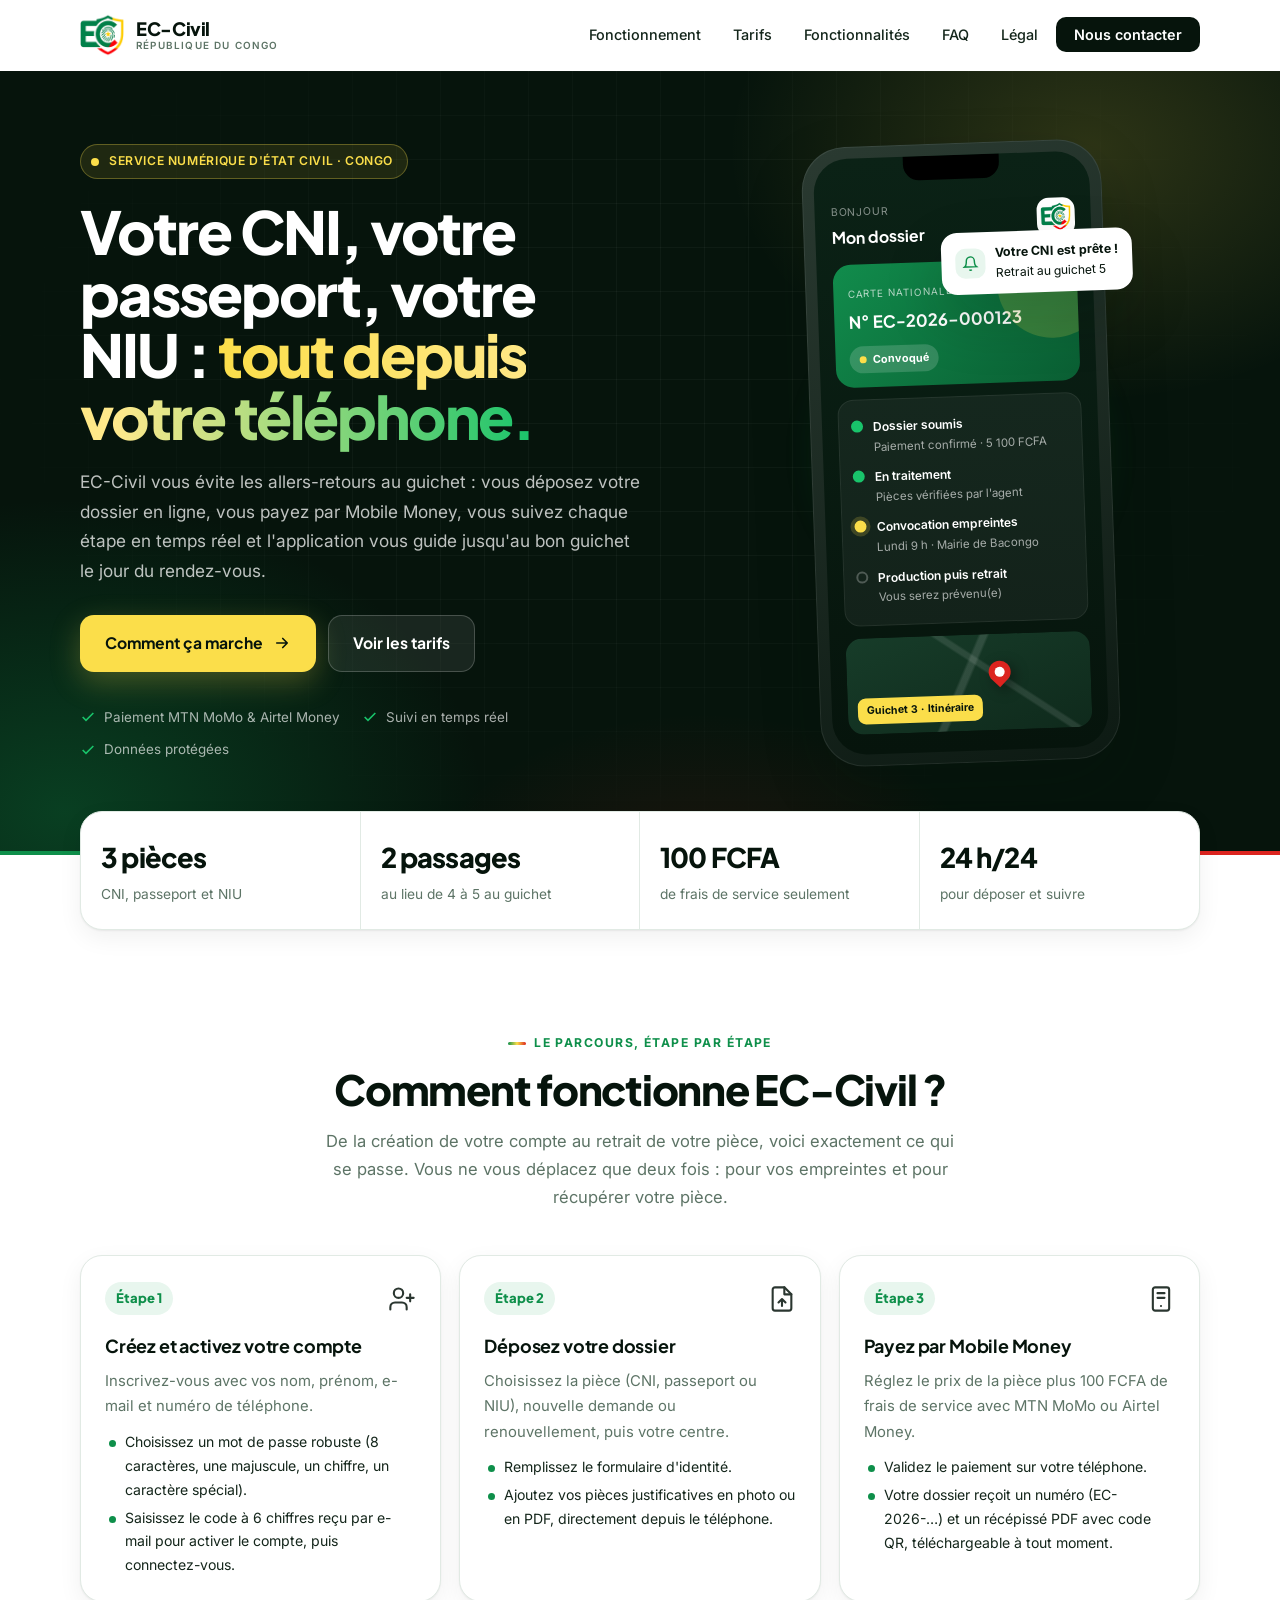
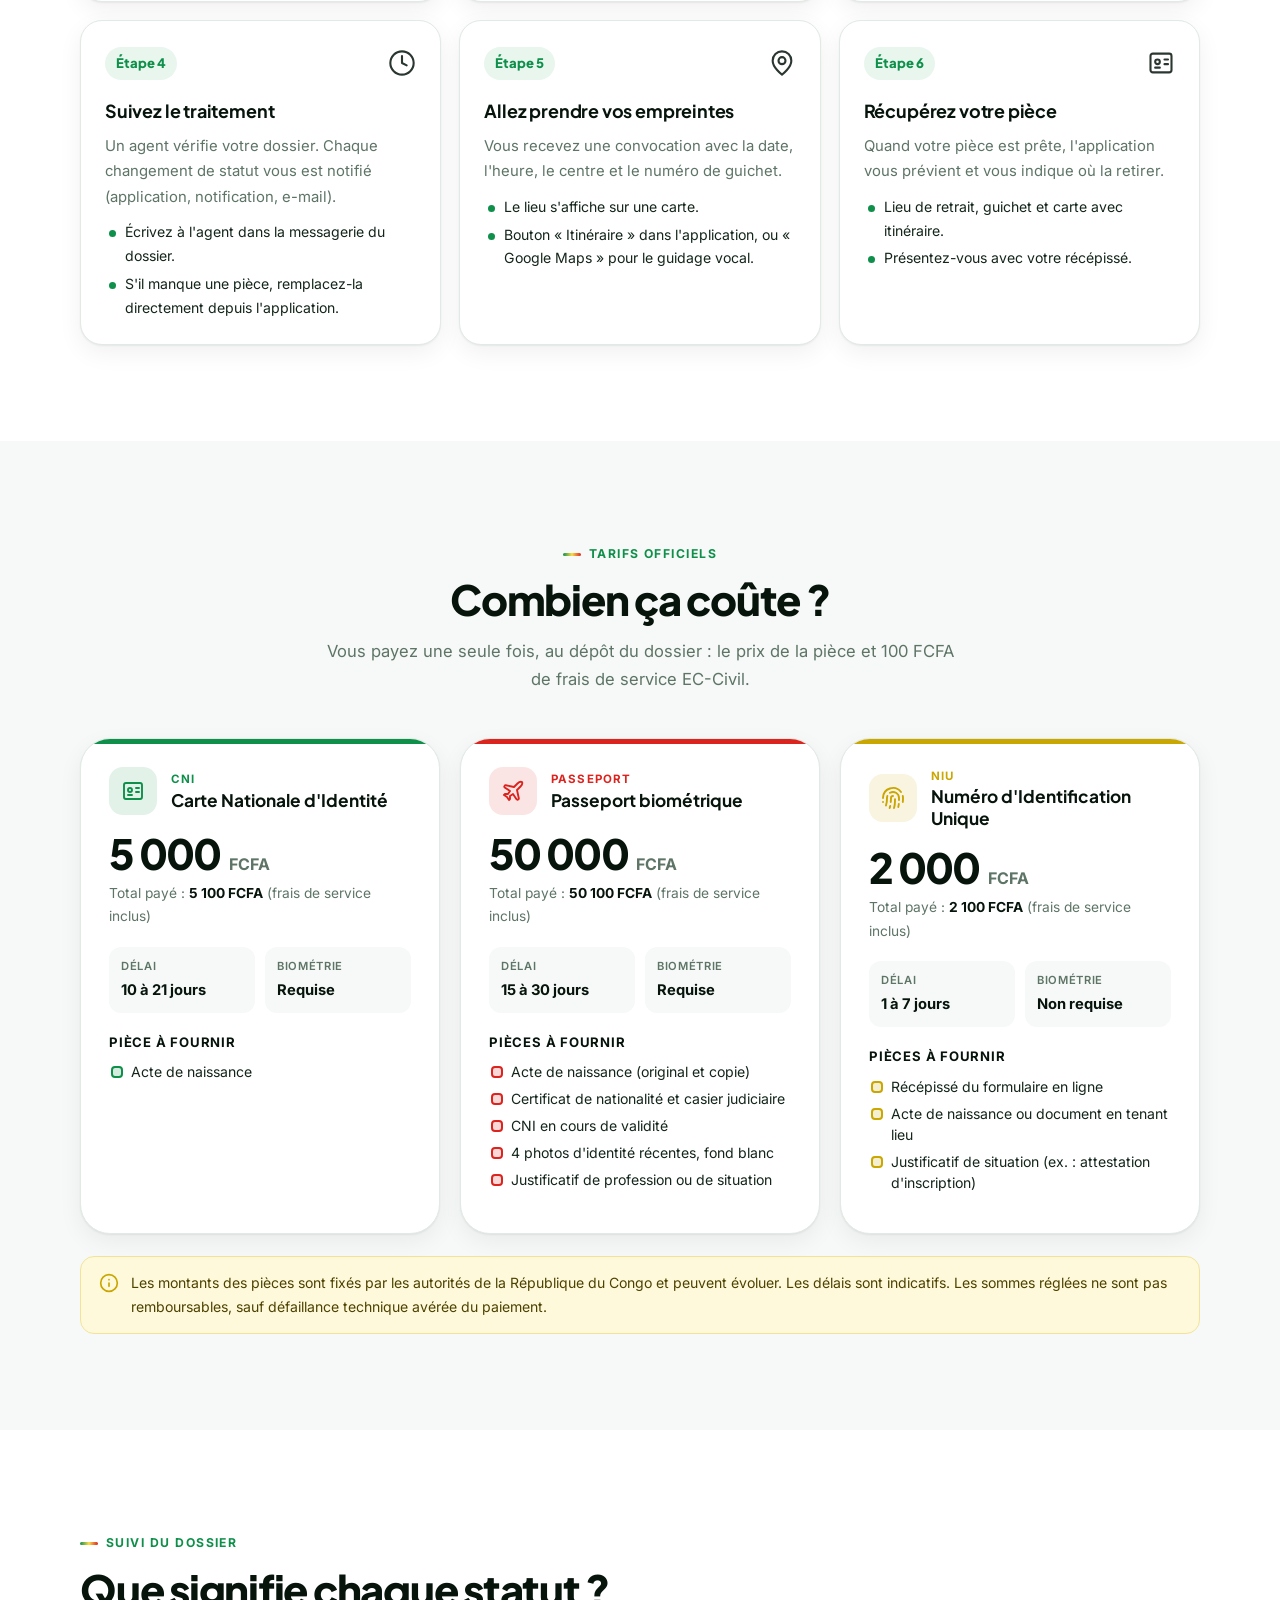
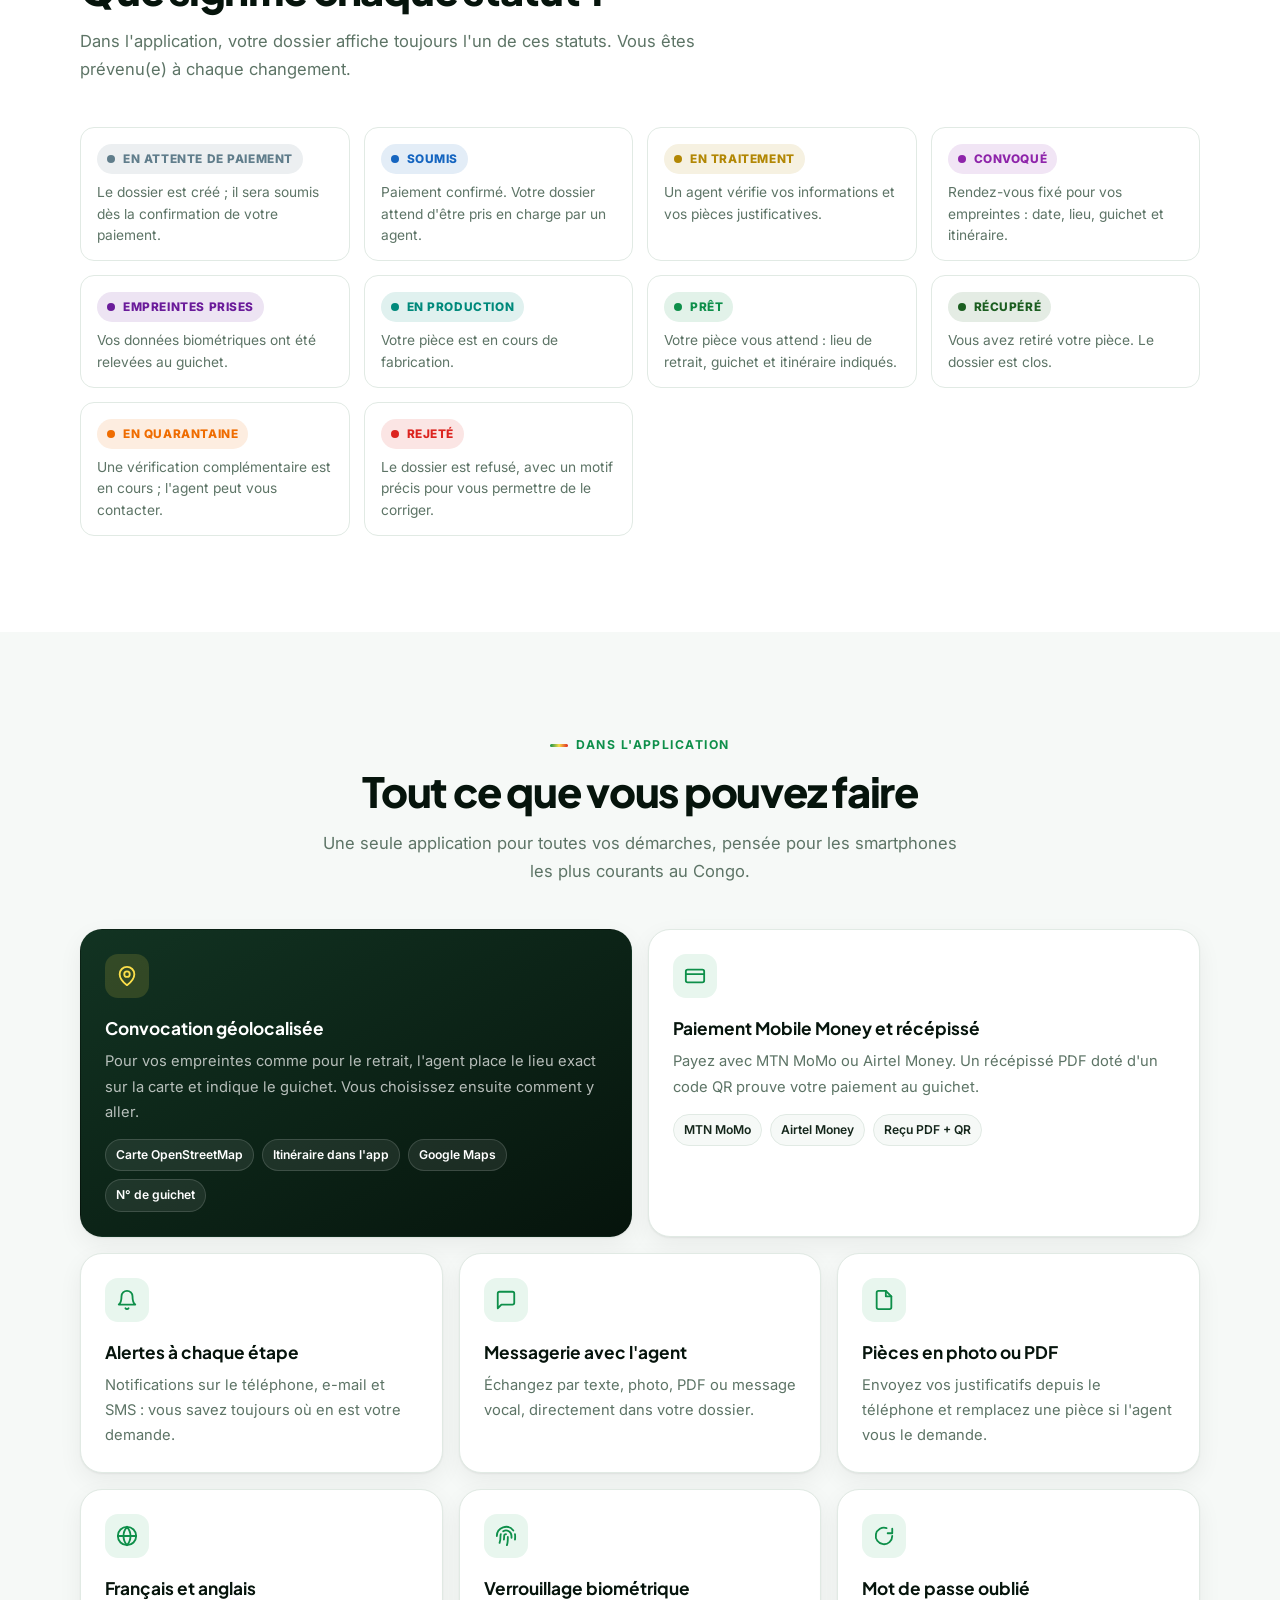
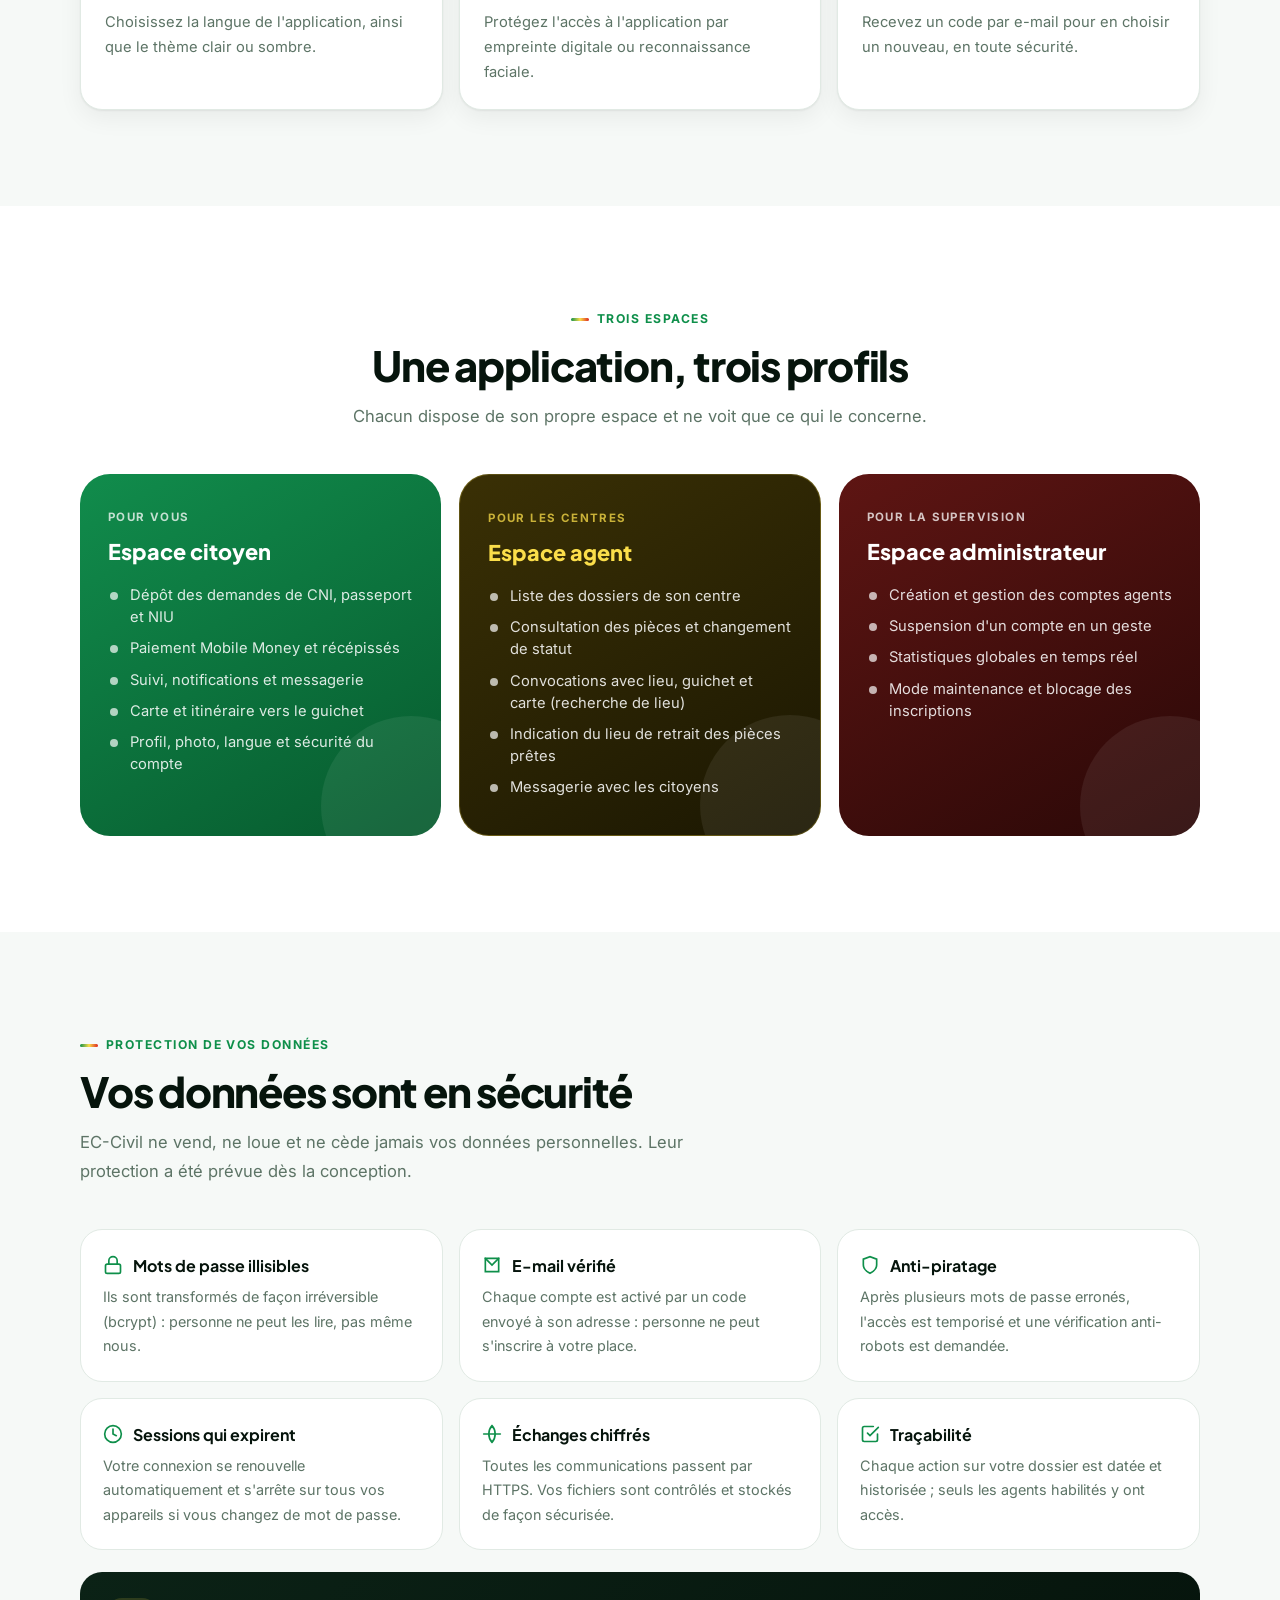
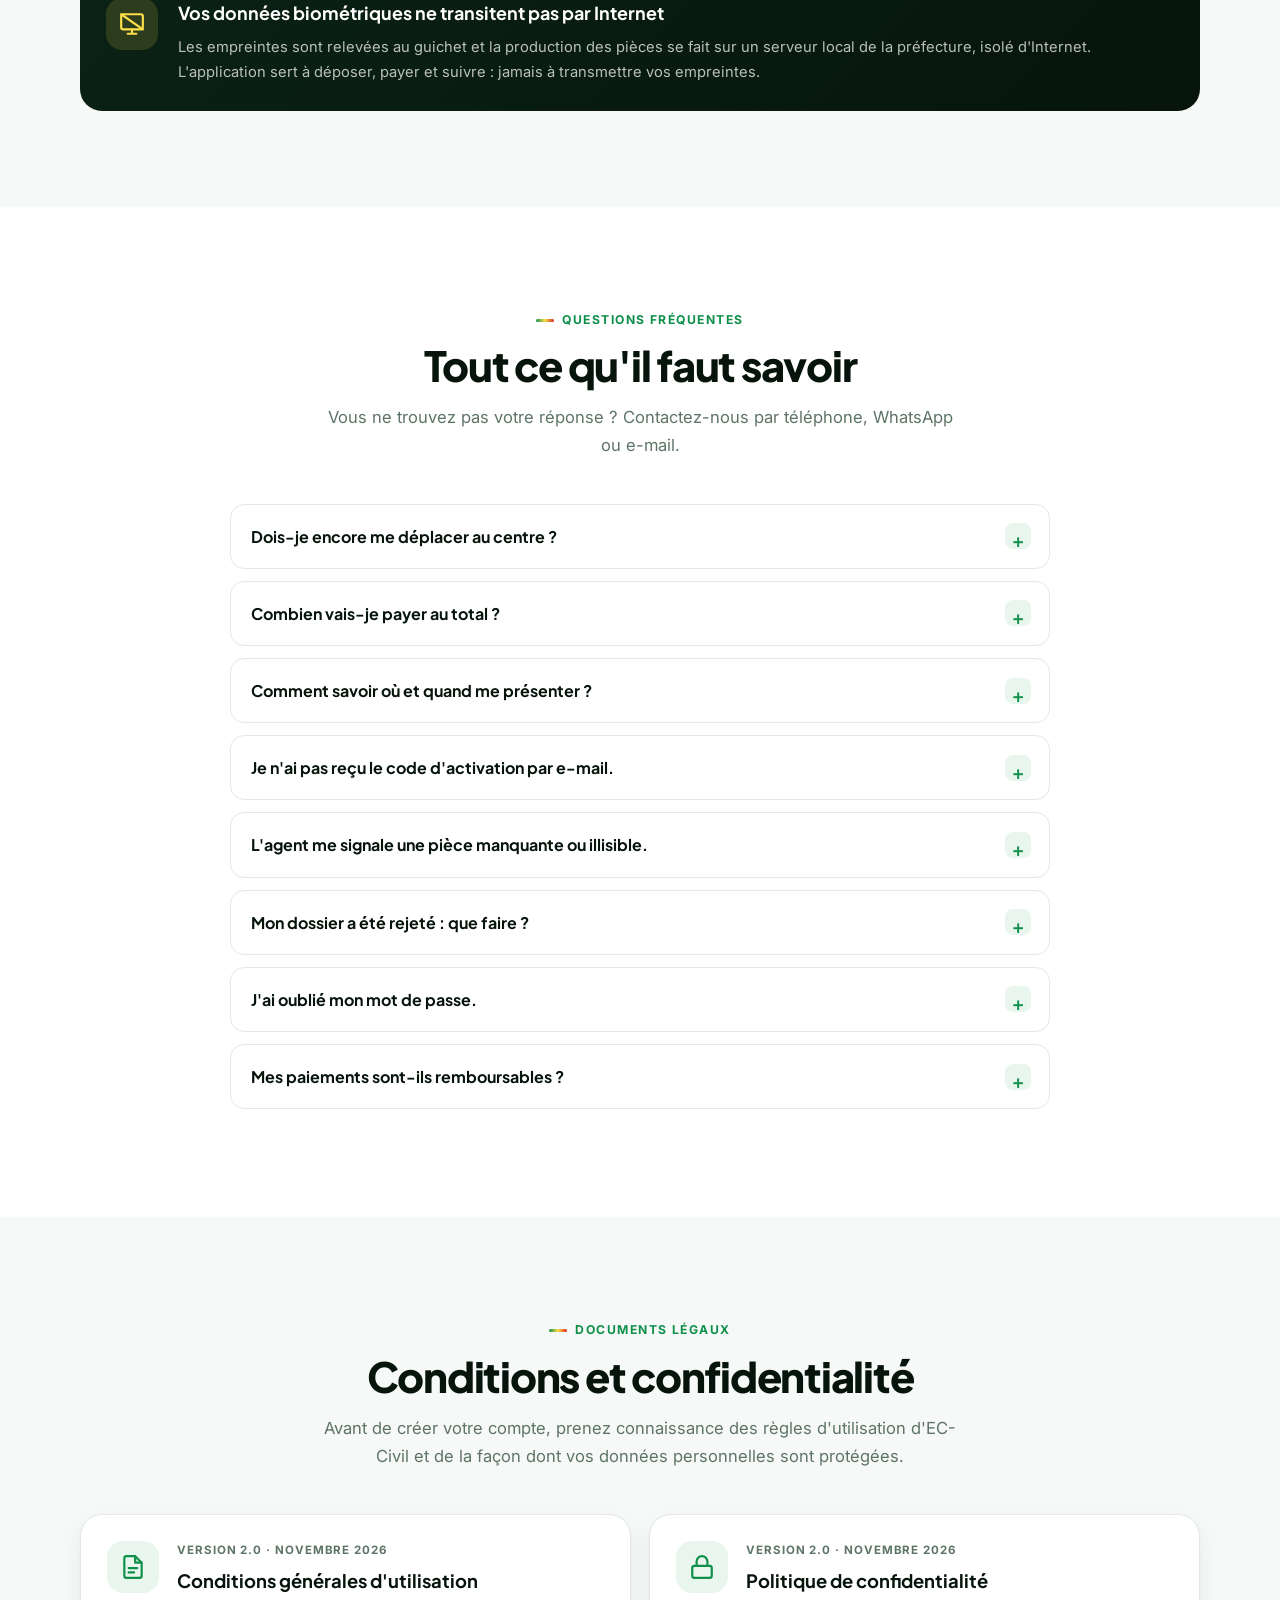
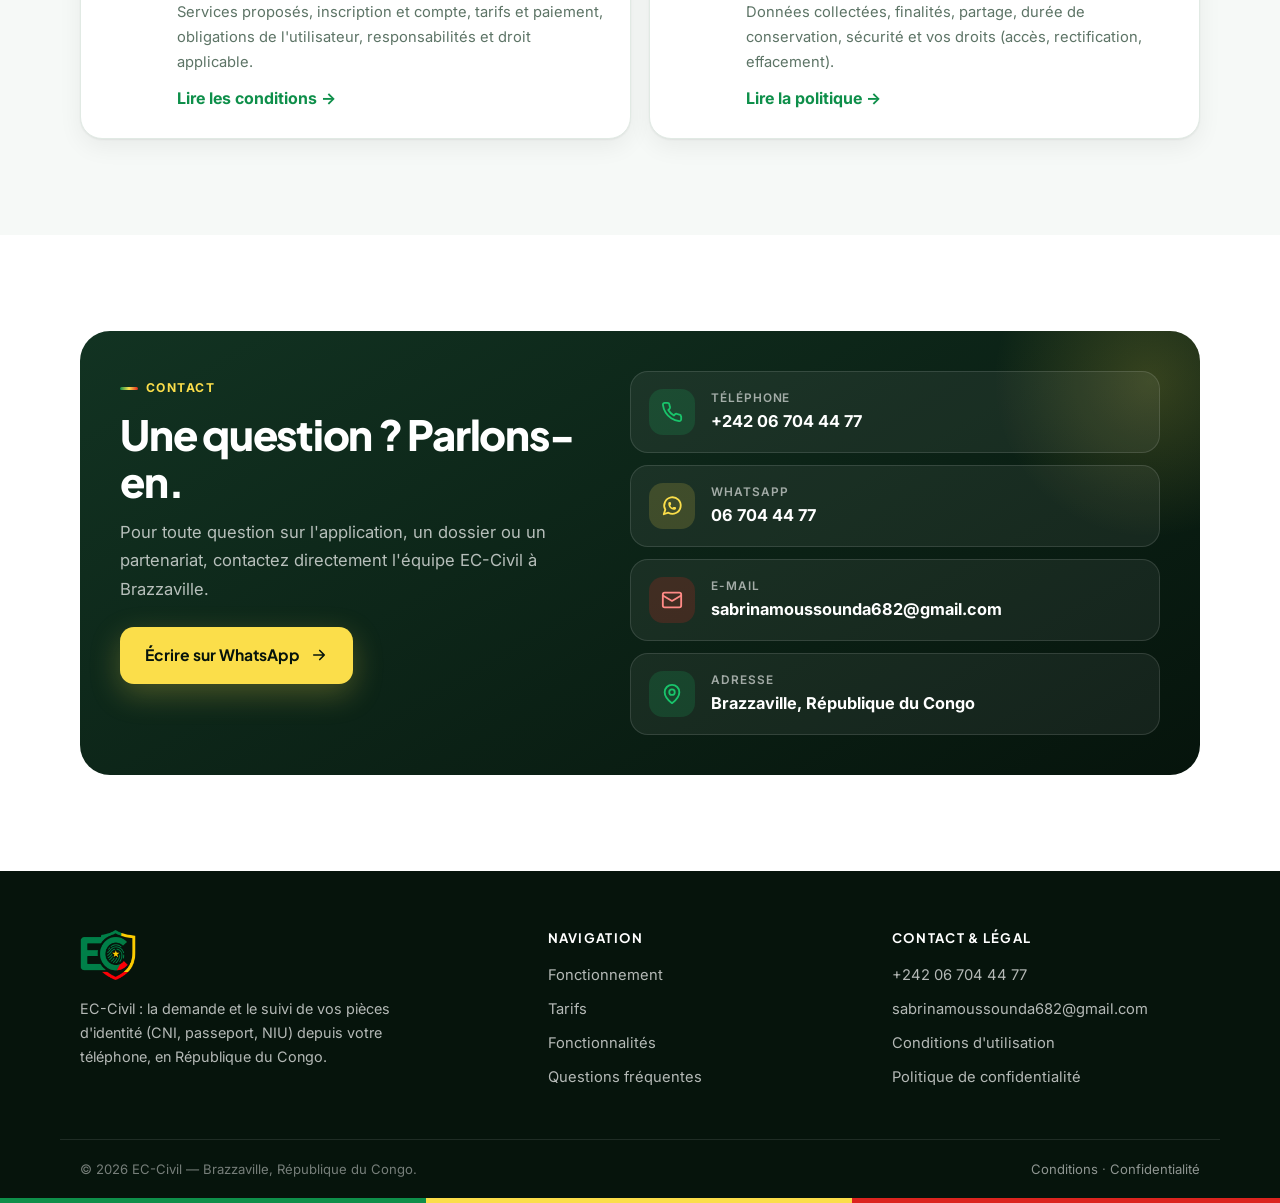
<file: index.html>
<!DOCTYPE html>
<html lang="fr">
<head>
<meta charset="UTF-8">
<meta name="viewport" content="width=device-width, initial-scale=1">
<meta name="description" content="EC-Civil — Demandez votre CNI, votre passeport ou votre NIU depuis votre téléphone : dépôt du dossier, paiement Mobile Money, suivi en temps réel, convocation avec carte et itinéraire. République du Congo.">
<meta property="og:title" content="EC-Civil — Vos pièces d'identité depuis votre téléphone">
<meta property="og:description" content="Déposez votre dossier, payez par Mobile Money et suivez votre CNI, passeport ou NIU en temps réel.">
<meta property="og:image" content="assets/img/logo.png">
<meta name="theme-color" content="#06140C">
<title>EC-Civil — CNI, Passeport et NIU depuis votre téléphone</title>
<link rel="icon" type="image/png" href="assets/img/logo.png">
<link rel="preconnect" href="https://fonts.googleapis.com">
<link rel="preconnect" href="https://fonts.gstatic.com" crossorigin>
<link href="https://fonts.googleapis.com/css2?family=Inter:wght@400;500;600;700&family=Plus+Jakarta+Sans:wght@600;700;800&display=swap" rel="stylesheet">
<link rel="stylesheet" href="assets/css/style.css">
</head>
<body>

<a href="#contenu" class="skip-link">Aller au contenu</a>

<!-- ═══ NAVIGATION ═══ -->
<nav class="navbar" id="navbar" aria-label="Navigation principale">
  <div class="nav-inner">
    <a href="index.html" class="nav-brand" aria-label="EC-Civil — Accueil">
      <img src="assets/img/logo.png" alt="Logo EC-Civil">
      <div class="nav-brand-text">
        <span class="nav-brand-title">EC-Civil</span>
        <span class="nav-brand-sub">République du Congo</span>
      </div>
    </a>
    <button class="nav-toggle" id="navToggle" aria-expanded="false" aria-controls="navLinks" aria-label="Ouvrir le menu">
      <svg width="22" height="22" fill="none" stroke="currentColor" stroke-width="2" stroke-linecap="round" viewBox="0 0 24 24"><path d="M4 7h16M4 12h16M4 17h16"/></svg>
    </button>
    <ul class="nav-links" id="navLinks">
      <li><a href="#fonctionnement">Fonctionnement</a></li>
      <li><a href="#tarifs">Tarifs</a></li>
      <li><a href="#fonctionnalites">Fonctionnalités</a></li>
      <li><a href="#faq">FAQ</a></li>
      <li><a href="#legal">Légal</a></li>
      <li><a href="#contact" class="btn-nav">Nous contacter</a></li>
    </ul>
  </div>
</nav>

<!-- ═══ HÉROS ═══ -->
<header class="hero" id="contenu">
  <div class="container hero-inner">
    <div>
      <div class="badge"><span class="badge-point"></span> Service numérique d'état civil · Congo</div>
      <h1>Votre CNI, votre passeport, votre NIU&nbsp;: <span class="degrade">tout depuis votre téléphone.</span></h1>
      <p class="hero-desc">EC-Civil vous évite les allers-retours au guichet&nbsp;: vous déposez votre dossier en ligne, vous payez par Mobile Money, vous suivez chaque étape en temps réel et l'application vous guide jusqu'au bon guichet le jour du rendez-vous.</p>
      <div class="hero-actions">
        <a href="#fonctionnement" class="btn btn-or">
          Comment ça marche
          <svg fill="none" stroke="currentColor" stroke-width="2.2" stroke-linecap="round" stroke-linejoin="round" viewBox="0 0 24 24"><path d="M5 12h14M13 6l6 6-6 6"/></svg>
        </a>
        <a href="#tarifs" class="btn btn-verre">Voir les tarifs</a>
      </div>
      <div class="hero-confiance">
        <span><svg fill="none" stroke="currentColor" stroke-width="2.4" viewBox="0 0 24 24"><path d="M20 6 9 17l-5-5"/></svg>Paiement MTN MoMo &amp; Airtel Money</span>
        <span><svg fill="none" stroke="currentColor" stroke-width="2.4" viewBox="0 0 24 24"><path d="M20 6 9 17l-5-5"/></svg>Suivi en temps réel</span>
        <span><svg fill="none" stroke="currentColor" stroke-width="2.4" viewBox="0 0 24 24"><path d="M20 6 9 17l-5-5"/></svg>Données protégées</span>
      </div>
    </div>

    <!-- Maquette de l'application -->
    <div class="telephone-zone" aria-hidden="true">
      <div class="halo"></div>
      <div class="telephone">
        <div class="ecran">
          <div class="ecran-encoche"></div>
          <div class="ecran-entete">
            <div><small>Bonjour</small><strong>Mon dossier</strong></div>
            <div class="ecran-pastille"><img src="assets/img/logo.png" alt=""></div>
          </div>
          <div class="carte-doc">
            <small>Carte Nationale d'Identité</small>
            <b>N° EC-2026-000123</b>
            <span class="etat"><i></i> Convoqué</span>
          </div>
          <ul class="ligne-temps">
            <li class="ok"><span class="pt"></span><div><b>Dossier soumis</b>Paiement confirmé · 5 100 FCFA</div></li>
            <li class="ok"><span class="pt"></span><div><b>En traitement</b>Pièces vérifiées par l'agent</div></li>
            <li class="encours"><span class="pt"></span><div><b>Convocation empreintes</b>Lundi 9 h · Mairie de Bacongo</div></li>
            <li><span class="pt"></span><div><b>Production puis retrait</b>Vous serez prévenu(e)</div></li>
          </ul>
          <div class="mini-carte"><span class="epingle"></span><span class="guichet">Guichet 3 · Itinéraire</span></div>
        </div>
        <div class="notif-flottante">
          <span class="ic"><svg width="16" height="16" fill="none" stroke="currentColor" stroke-width="2.2" viewBox="0 0 24 24"><path d="M18 8a6 6 0 0 0-12 0c0 7-3 9-3 9h18s-3-2-3-9M13.7 21a2 2 0 0 1-3.4 0"/></svg></span>
          <div><b>Votre CNI est prête !</b>Retrait au guichet 5</div>
        </div>
      </div>
    </div>
  </div>
</header>
<div class="tricolor"></div>

<!-- ═══ CHIFFRES CLÉS ═══ -->
<div class="container chiffres">
  <div class="chiffres-grille apparait">
    <div class="chiffre"><b>3 pièces</b><span>CNI, passeport et NIU</span></div>
    <div class="chiffre"><b>2 passages</b><span>au lieu de 4 à 5 au guichet</span></div>
    <div class="chiffre"><b>100 FCFA</b><span>de frais de service seulement</span></div>
    <div class="chiffre"><b>24 h/24</b><span>pour déposer et suivre</span></div>
  </div>
</div>

<!-- ═══ FONCTIONNEMENT ═══ -->
<section id="fonctionnement">
  <div class="container">
    <div class="entete-centre">
      <p class="sur-titre">Le parcours, étape par étape</p>
      <h2 class="section-titre">Comment fonctionne EC-Civil&nbsp;?</h2>
      <p class="section-desc">De la création de votre compte au retrait de votre pièce, voici exactement ce qui se passe. Vous ne vous déplacez que deux fois&nbsp;: pour vos empreintes et pour récupérer votre pièce.</p>
    </div>

    <div class="etapes">
      <article class="etape apparait">
        <div class="etape-num"><span>Étape 1</span>
          <svg fill="none" stroke="currentColor" stroke-width="1.8" stroke-linecap="round" stroke-linejoin="round" viewBox="0 0 24 24"><path d="M16 21v-2a4 4 0 0 0-4-4H6a4 4 0 0 0-4 4v2"/><circle cx="9" cy="7" r="4"/><path d="M19 8v6M22 11h-6"/></svg></div>
        <h3>Créez et activez votre compte</h3>
        <p>Inscrivez-vous avec vos nom, prénom, e-mail et numéro de téléphone.</p>
        <ul>
          <li>Choisissez un mot de passe robuste (8 caractères, une majuscule, un chiffre, un caractère spécial).</li>
          <li>Saisissez le code à 6 chiffres reçu par e-mail pour activer le compte, puis connectez-vous.</li>
        </ul>
      </article>
      <article class="etape apparait">
        <div class="etape-num"><span>Étape 2</span>
          <svg fill="none" stroke="currentColor" stroke-width="1.8" stroke-linecap="round" stroke-linejoin="round" viewBox="0 0 24 24"><path d="M14 2H6a2 2 0 0 0-2 2v16a2 2 0 0 0 2 2h12a2 2 0 0 0 2-2V8z"/><path d="M14 2v6h6M12 18v-6M9 15l3-3 3 3"/></svg></div>
        <h3>Déposez votre dossier</h3>
        <p>Choisissez la pièce (CNI, passeport ou NIU), nouvelle demande ou renouvellement, puis votre centre.</p>
        <ul>
          <li>Remplissez le formulaire d'identité.</li>
          <li>Ajoutez vos pièces justificatives en photo ou en PDF, directement depuis le téléphone.</li>
        </ul>
      </article>
      <article class="etape apparait">
        <div class="etape-num"><span>Étape 3</span>
          <svg fill="none" stroke="currentColor" stroke-width="1.8" stroke-linecap="round" stroke-linejoin="round" viewBox="0 0 24 24"><rect x="5" y="2" width="14" height="20" rx="2"/><path d="M12 18h.01M9 7h6M9 11h6"/></svg></div>
        <h3>Payez par Mobile Money</h3>
        <p>Réglez le prix de la pièce plus 100 FCFA de frais de service avec MTN MoMo ou Airtel Money.</p>
        <ul>
          <li>Validez le paiement sur votre téléphone.</li>
          <li>Votre dossier reçoit un numéro (EC-2026-…) et un récépissé PDF avec code QR, téléchargeable à tout moment.</li>
        </ul>
      </article>
      <article class="etape apparait">
        <div class="etape-num"><span>Étape 4</span>
          <svg fill="none" stroke="currentColor" stroke-width="1.8" stroke-linecap="round" stroke-linejoin="round" viewBox="0 0 24 24"><circle cx="12" cy="12" r="10"/><path d="M12 6v6l4 2"/></svg></div>
        <h3>Suivez le traitement</h3>
        <p>Un agent vérifie votre dossier. Chaque changement de statut vous est notifié (application, notification, e-mail).</p>
        <ul>
          <li>Écrivez à l'agent dans la messagerie du dossier.</li>
          <li>S'il manque une pièce, remplacez-la directement depuis l'application.</li>
        </ul>
      </article>
      <article class="etape apparait">
        <div class="etape-num"><span>Étape 5</span>
          <svg fill="none" stroke="currentColor" stroke-width="1.8" stroke-linecap="round" stroke-linejoin="round" viewBox="0 0 24 24"><path d="M20 10c0 6-8 12-8 12s-8-6-8-12a8 8 0 0 1 16 0z"/><circle cx="12" cy="10" r="3"/></svg></div>
        <h3>Allez prendre vos empreintes</h3>
        <p>Vous recevez une convocation avec la date, l'heure, le centre et le numéro de guichet.</p>
        <ul>
          <li>Le lieu s'affiche sur une carte.</li>
          <li>Bouton « Itinéraire » dans l'application, ou « Google Maps » pour le guidage vocal.</li>
        </ul>
      </article>
      <article class="etape apparait">
        <div class="etape-num"><span>Étape 6</span>
          <svg fill="none" stroke="currentColor" stroke-width="1.8" stroke-linecap="round" stroke-linejoin="round" viewBox="0 0 24 24"><rect x="3" y="4" width="18" height="16" rx="2"/><circle cx="9" cy="11" r="2"/><path d="M15 9h3M15 13h3M7 16h4"/></svg></div>
        <h3>Récupérez votre pièce</h3>
        <p>Quand votre pièce est prête, l'application vous prévient et vous indique où la retirer.</p>
        <ul>
          <li>Lieu de retrait, guichet et carte avec itinéraire.</li>
          <li>Présentez-vous avec votre récépissé.</li>
        </ul>
      </article>
    </div>
  </div>
</section>

<!-- ═══ TARIFS ═══ -->
<section id="tarifs" class="section-fond">
  <div class="container">
    <div class="entete-centre">
      <p class="sur-titre">Tarifs officiels</p>
      <h2 class="section-titre">Combien ça coûte&nbsp;?</h2>
      <p class="section-desc">Vous payez une seule fois, au dépôt du dossier : le prix de la pièce et 100 FCFA de frais de service EC-Civil.</p>
    </div>

    <div class="tarifs">
      <article class="tarif cni apparait">
        <div class="tarif-entete">
          <div class="tarif-icone"><svg fill="none" stroke="currentColor" stroke-width="1.9" stroke-linecap="round" stroke-linejoin="round" viewBox="0 0 24 24"><rect x="3" y="4" width="18" height="16" rx="2"/><circle cx="9" cy="11" r="2"/><path d="M15 9h3M15 13h3M7 16h4"/></svg></div>
          <div><small>CNI</small><h3>Carte Nationale d'Identité</h3></div>
        </div>
        <div class="tarif-prix"><b>5 000</b><span>FCFA</span></div>
        <p class="tarif-total">Total payé : <strong>5 100 FCFA</strong> (frais de service inclus)</p>
        <div class="tarif-infos">
          <div><small>Délai</small><b>10 à 21 jours</b></div>
          <div><small>Biométrie</small><b>Requise</b></div>
        </div>
        <h4>Pièce à fournir</h4>
        <ul>
          <li>Acte de naissance</li>
        </ul>
      </article>

      <article class="tarif passeport apparait">
        <div class="tarif-entete">
          <div class="tarif-icone"><svg fill="none" stroke="currentColor" stroke-width="1.9" stroke-linecap="round" stroke-linejoin="round" viewBox="0 0 24 24"><path d="M17.8 19.2 16 11l3.5-3.5C21 6 21.5 4 21 3c-1-.5-3 0-4.5 1.5L13 8 4.8 6.2c-.5-.1-.9.1-1.1.5l-.3.5c-.2.5-.1 1 .3 1.3L9 12l-2 3H4l-1 1 3 2 2 3 1-1v-3l3-2 3.5 5.3c.3.4.8.5 1.3.3l.5-.2c.4-.3.6-.7.5-1.2z"/></svg></div>
          <div><small>Passeport</small><h3>Passeport biométrique</h3></div>
        </div>
        <div class="tarif-prix"><b>50 000</b><span>FCFA</span></div>
        <p class="tarif-total">Total payé : <strong>50 100 FCFA</strong> (frais de service inclus)</p>
        <div class="tarif-infos">
          <div><small>Délai</small><b>15 à 30 jours</b></div>
          <div><small>Biométrie</small><b>Requise</b></div>
        </div>
        <h4>Pièces à fournir</h4>
        <ul>
          <li>Acte de naissance (original et copie)</li>
          <li>Certificat de nationalité et casier judiciaire</li>
          <li>CNI en cours de validité</li>
          <li>4 photos d'identité récentes, fond blanc</li>
          <li>Justificatif de profession ou de situation</li>
        </ul>
      </article>

      <article class="tarif niu apparait">
        <div class="tarif-entete">
          <div class="tarif-icone"><svg fill="none" stroke="currentColor" stroke-width="1.9" stroke-linecap="round" stroke-linejoin="round" viewBox="0 0 24 24"><path d="M12 10a2 2 0 0 0-2 2c0 1.02-.1 2.51-.26 4M14 13.12c0 2.38 0 6.38-1 8.88M17.29 21.02c.12-.6.43-2.3.5-3.02M2 12a10 10 0 0 1 18-6M2 16h.01M21.8 16c.2-2 .131-5.354 0-6M5 19.5C5.5 18 6 15 6 12a6 6 0 0 1 .34-2M8.65 22c.21-.66.45-1.32.57-2M9 6.8a6 6 0 0 1 9 5.2v2"/></svg></div>
          <div><small>NIU</small><h3>Numéro d'Identification Unique</h3></div>
        </div>
        <div class="tarif-prix"><b>2 000</b><span>FCFA</span></div>
        <p class="tarif-total">Total payé : <strong>2 100 FCFA</strong> (frais de service inclus)</p>
        <div class="tarif-infos">
          <div><small>Délai</small><b>1 à 7 jours</b></div>
          <div><small>Biométrie</small><b>Non requise</b></div>
        </div>
        <h4>Pièces à fournir</h4>
        <ul>
          <li>Récépissé du formulaire en ligne</li>
          <li>Acte de naissance ou document en tenant lieu</li>
          <li>Justificatif de situation (ex. : attestation d'inscription)</li>
        </ul>
      </article>
    </div>

    <div class="note">
      <svg fill="none" stroke="currentColor" stroke-width="2" stroke-linecap="round" viewBox="0 0 24 24"><circle cx="12" cy="12" r="10"/><path d="M12 16v-4M12 8h.01"/></svg>
      <p>Les montants des pièces sont fixés par les autorités de la République du Congo et peuvent évoluer. Les délais sont indicatifs. Les sommes réglées ne sont pas remboursables, sauf défaillance technique avérée du paiement.</p>
    </div>
  </div>
</section>

<!-- ═══ STATUTS ═══ -->
<section id="statuts">
  <div class="container">
    <p class="sur-titre">Suivi du dossier</p>
    <h2 class="section-titre">Que signifie chaque statut&nbsp;?</h2>
    <p class="section-desc">Dans l'application, votre dossier affiche toujours l'un de ces statuts. Vous êtes prévenu(e) à chaque changement.</p>
    <div class="statuts">
      <div class="statut apparait" style="--c:#607D8B"><span class="statut-etiquette"><i></i>En attente de paiement</span><p>Le dossier est créé ; il sera soumis dès la confirmation de votre paiement.</p></div>
      <div class="statut apparait" style="--c:#1565C0"><span class="statut-etiquette"><i></i>Soumis</span><p>Paiement confirmé. Votre dossier attend d'être pris en charge par un agent.</p></div>
      <div class="statut apparait" style="--c:#B28704"><span class="statut-etiquette"><i></i>En traitement</span><p>Un agent vérifie vos informations et vos pièces justificatives.</p></div>
      <div class="statut apparait" style="--c:#8E24AA"><span class="statut-etiquette"><i></i>Convoqué</span><p>Rendez-vous fixé pour vos empreintes : date, lieu, guichet et itinéraire.</p></div>
      <div class="statut apparait" style="--c:#6A1B9A"><span class="statut-etiquette"><i></i>Empreintes prises</span><p>Vos données biométriques ont été relevées au guichet.</p></div>
      <div class="statut apparait" style="--c:#00897B"><span class="statut-etiquette"><i></i>En production</span><p>Votre pièce est en cours de fabrication.</p></div>
      <div class="statut apparait" style="--c:#0E8F4A"><span class="statut-etiquette"><i></i>Prêt</span><p>Votre pièce vous attend : lieu de retrait, guichet et itinéraire indiqués.</p></div>
      <div class="statut apparait" style="--c:#1B5E20"><span class="statut-etiquette"><i></i>Récupéré</span><p>Vous avez retiré votre pièce. Le dossier est clos.</p></div>
      <div class="statut apparait" style="--c:#EF6C00"><span class="statut-etiquette"><i></i>En quarantaine</span><p>Une vérification complémentaire est en cours ; l'agent peut vous contacter.</p></div>
      <div class="statut apparait" style="--c:#DC241F"><span class="statut-etiquette"><i></i>Rejeté</span><p>Le dossier est refusé, avec un motif précis pour vous permettre de le corriger.</p></div>
    </div>
  </div>
</section>

<!-- ═══ FONCTIONNALITÉS ═══ -->
<section id="fonctionnalites" class="section-fond">
  <div class="container">
    <div class="entete-centre">
      <p class="sur-titre">Dans l'application</p>
      <h2 class="section-titre">Tout ce que vous pouvez faire</h2>
      <p class="section-desc">Une seule application pour toutes vos démarches, pensée pour les smartphones les plus courants au Congo.</p>
    </div>
    <div class="bento">
      <div class="tuile large sombre apparait">
        <div class="tuile-icone"><svg fill="none" stroke="currentColor" stroke-width="2" stroke-linecap="round" stroke-linejoin="round" viewBox="0 0 24 24"><path d="M20 10c0 6-8 12-8 12s-8-6-8-12a8 8 0 0 1 16 0z"/><circle cx="12" cy="10" r="3"/></svg></div>
        <h3>Convocation géolocalisée</h3>
        <p>Pour vos empreintes comme pour le retrait, l'agent place le lieu exact sur la carte et indique le guichet. Vous choisissez ensuite comment y aller.</p>
        <div class="puces-mini"><span>Carte OpenStreetMap</span><span>Itinéraire dans l'app</span><span>Google Maps</span><span>N° de guichet</span></div>
      </div>
      <div class="tuile large apparait">
        <div class="tuile-icone"><svg fill="none" stroke="currentColor" stroke-width="2" stroke-linecap="round" stroke-linejoin="round" viewBox="0 0 24 24"><rect x="2" y="5" width="20" height="14" rx="2"/><path d="M2 10h20"/></svg></div>
        <h3>Paiement Mobile Money et récépissé</h3>
        <p>Payez avec MTN MoMo ou Airtel Money. Un récépissé PDF doté d'un code QR prouve votre paiement au guichet.</p>
        <div class="puces-mini"><span>MTN MoMo</span><span>Airtel Money</span><span>Reçu PDF + QR</span></div>
      </div>
      <div class="tuile apparait">
        <div class="tuile-icone"><svg fill="none" stroke="currentColor" stroke-width="2" stroke-linecap="round" stroke-linejoin="round" viewBox="0 0 24 24"><path d="M18 8a6 6 0 0 0-12 0c0 7-3 9-3 9h18s-3-2-3-9M13.7 21a2 2 0 0 1-3.4 0"/></svg></div>
        <h3>Alertes à chaque étape</h3>
        <p>Notifications sur le téléphone, e-mail et SMS : vous savez toujours où en est votre demande.</p>
      </div>
      <div class="tuile apparait">
        <div class="tuile-icone"><svg fill="none" stroke="currentColor" stroke-width="2" stroke-linecap="round" stroke-linejoin="round" viewBox="0 0 24 24"><path d="M21 15a2 2 0 0 1-2 2H7l-4 4V5a2 2 0 0 1 2-2h14a2 2 0 0 1 2 2z"/></svg></div>
        <h3>Messagerie avec l'agent</h3>
        <p>Échangez par texte, photo, PDF ou message vocal, directement dans votre dossier.</p>
      </div>
      <div class="tuile apparait">
        <div class="tuile-icone"><svg fill="none" stroke="currentColor" stroke-width="2" stroke-linecap="round" stroke-linejoin="round" viewBox="0 0 24 24"><path d="M14 2H6a2 2 0 0 0-2 2v16a2 2 0 0 0 2 2h12a2 2 0 0 0 2-2V8z"/><path d="M14 2v6h6"/></svg></div>
        <h3>Pièces en photo ou PDF</h3>
        <p>Envoyez vos justificatifs depuis le téléphone et remplacez une pièce si l'agent vous le demande.</p>
      </div>
      <div class="tuile apparait">
        <div class="tuile-icone"><svg fill="none" stroke="currentColor" stroke-width="2" stroke-linecap="round" stroke-linejoin="round" viewBox="0 0 24 24"><circle cx="12" cy="12" r="10"/><path d="M2 12h20M12 2a15 15 0 0 1 0 20M12 2a15 15 0 0 0 0 20"/></svg></div>
        <h3>Français et anglais</h3>
        <p>Choisissez la langue de l'application, ainsi que le thème clair ou sombre.</p>
      </div>
      <div class="tuile apparait">
        <div class="tuile-icone"><svg fill="none" stroke="currentColor" stroke-width="2" stroke-linecap="round" stroke-linejoin="round" viewBox="0 0 24 24"><path d="M12 10a2 2 0 0 0-2 2c0 1-.1 2.5-.3 4M14 13c0 2.4 0 6.4-1 9M2 12a10 10 0 0 1 18-6M21.8 16c.2-2 .1-5.4 0-6M5 19.5C5.5 18 6 15 6 12a6 6 0 0 1 .3-2M9 6.8a6 6 0 0 1 9 5.2v2"/></svg></div>
        <h3>Verrouillage biométrique</h3>
        <p>Protégez l'accès à l'application par empreinte digitale ou reconnaissance faciale.</p>
      </div>
      <div class="tuile apparait">
        <div class="tuile-icone"><svg fill="none" stroke="currentColor" stroke-width="2" stroke-linecap="round" stroke-linejoin="round" viewBox="0 0 24 24"><path d="M21 12a9 9 0 1 1-6.2-8.6"/><path d="M21 4v5h-5"/></svg></div>
        <h3>Mot de passe oublié</h3>
        <p>Recevez un code par e-mail pour en choisir un nouveau, en toute sécurité.</p>
      </div>
    </div>
  </div>
</section>

<!-- ═══ ESPACES ═══ -->
<section id="espaces">
  <div class="container">
    <div class="entete-centre">
      <p class="sur-titre">Trois espaces</p>
      <h2 class="section-titre">Une application, trois profils</h2>
      <p class="section-desc">Chacun dispose de son propre espace et ne voit que ce qui le concerne.</p>
    </div>
    <div class="espaces">
      <div class="espace citoyen apparait">
        <small>Pour vous</small><h3>Espace citoyen</h3>
        <ul>
          <li>Dépôt des demandes de CNI, passeport et NIU</li>
          <li>Paiement Mobile Money et récépissés</li>
          <li>Suivi, notifications et messagerie</li>
          <li>Carte et itinéraire vers le guichet</li>
          <li>Profil, photo, langue et sécurité du compte</li>
        </ul>
      </div>
      <div class="espace agent apparait">
        <small>Pour les centres</small><h3>Espace agent</h3>
        <ul>
          <li>Liste des dossiers de son centre</li>
          <li>Consultation des pièces et changement de statut</li>
          <li>Convocations avec lieu, guichet et carte (recherche de lieu)</li>
          <li>Indication du lieu de retrait des pièces prêtes</li>
          <li>Messagerie avec les citoyens</li>
        </ul>
      </div>
      <div class="espace admin apparait">
        <small>Pour la supervision</small><h3>Espace administrateur</h3>
        <ul>
          <li>Création et gestion des comptes agents</li>
          <li>Suspension d'un compte en un geste</li>
          <li>Statistiques globales en temps réel</li>
          <li>Mode maintenance et blocage des inscriptions</li>
        </ul>
      </div>
    </div>
  </div>
</section>

<!-- ═══ SÉCURITÉ ═══ -->
<section id="securite" class="section-fond">
  <div class="container">
    <p class="sur-titre">Protection de vos données</p>
    <h2 class="section-titre">Vos données sont en sécurité</h2>
    <p class="section-desc">EC-Civil ne vend, ne loue et ne cède jamais vos données personnelles. Leur protection a été prévue dès la conception.</p>
    <div class="securite-grille">
      <div class="securite-item apparait"><h4><svg fill="none" stroke="currentColor" stroke-width="2" stroke-linecap="round" viewBox="0 0 24 24"><rect x="3" y="11" width="18" height="11" rx="2"/><path d="M7 11V7a5 5 0 0 1 10 0v4"/></svg>Mots de passe illisibles</h4><p>Ils sont transformés de façon irréversible (bcrypt) : personne ne peut les lire, pas même nous.</p></div>
      <div class="securite-item apparait"><h4><svg fill="none" stroke="currentColor" stroke-width="2" stroke-linecap="round" viewBox="0 0 24 24"><path d="M4 4h16v16H4z"/><path d="m4 4 8 8 8-8"/></svg>E-mail vérifié</h4><p>Chaque compte est activé par un code envoyé à son adresse : personne ne peut s'inscrire à votre place.</p></div>
      <div class="securite-item apparait"><h4><svg fill="none" stroke="currentColor" stroke-width="2" stroke-linecap="round" viewBox="0 0 24 24"><path d="M12 22s8-4 8-10V5l-8-3-8 3v7c0 6 8 10 8 10z"/></svg>Anti-piratage</h4><p>Après plusieurs mots de passe erronés, l'accès est temporisé et une vérification anti-robots est demandée.</p></div>
      <div class="securite-item apparait"><h4><svg fill="none" stroke="currentColor" stroke-width="2" stroke-linecap="round" viewBox="0 0 24 24"><circle cx="12" cy="12" r="10"/><path d="M12 6v6l4 2"/></svg>Sessions qui expirent</h4><p>Votre connexion se renouvelle automatiquement et s'arrête sur tous vos appareils si vous changez de mot de passe.</p></div>
      <div class="securite-item apparait"><h4><svg fill="none" stroke="currentColor" stroke-width="2" stroke-linecap="round" viewBox="0 0 24 24"><path d="M2 12h20M12 2a15 15 0 0 1 0 20M12 2a15 15 0 0 0 0 20"/></svg>Échanges chiffrés</h4><p>Toutes les communications passent par HTTPS. Vos fichiers sont contrôlés et stockés de façon sécurisée.</p></div>
      <div class="securite-item apparait"><h4><svg fill="none" stroke="currentColor" stroke-width="2" stroke-linecap="round" viewBox="0 0 24 24"><path d="M9 11l3 3L22 4"/><path d="M21 12v7a2 2 0 0 1-2 2H5a2 2 0 0 1-2-2V5a2 2 0 0 1 2-2h11"/></svg>Traçabilité</h4><p>Chaque action sur votre dossier est datée et historisée ; seuls les agents habilités y ont accès.</p></div>
    </div>
    <div class="bandeau-airgap apparait">
      <div class="ic"><svg fill="none" stroke="currentColor" stroke-width="2" stroke-linecap="round" viewBox="0 0 24 24"><rect x="2" y="3" width="20" height="14" rx="2"/><path d="M8 21h8M12 17v4M2 3l20 14"/></svg></div>
      <div>
        <h3>Vos données biométriques ne transitent pas par Internet</h3>
        <p>Les empreintes sont relevées au guichet et la production des pièces se fait sur un serveur local de la préfecture, isolé d'Internet. L'application sert à déposer, payer et suivre : jamais à transmettre vos empreintes.</p>
      </div>
    </div>
  </div>
</section>

<!-- ═══ FAQ ═══ -->
<section id="faq">
  <div class="container">
    <div class="entete-centre">
      <p class="sur-titre">Questions fréquentes</p>
      <h2 class="section-titre">Tout ce qu'il faut savoir</h2>
      <p class="section-desc">Vous ne trouvez pas votre réponse&nbsp;? Contactez-nous par téléphone, WhatsApp ou e-mail.</p>
    </div>
    <div class="faq">
      <details class="apparait"><summary>Dois-je encore me déplacer au centre ?</summary><p>Oui, deux fois seulement : pour la prise de vos empreintes et de votre photo (CNI et passeport), puis pour retirer votre pièce. Le NIU ne demande pas de biométrie. Tout le reste se fait depuis votre téléphone.</p></details>
      <details class="apparait"><summary>Combien vais-je payer au total ?</summary><p>Le prix de la pièce plus 100 FCFA de frais de service : 5 100 FCFA pour la CNI, 50 100 FCFA pour le passeport et 2 100 FCFA pour le NIU. Le paiement se fait en une seule fois, au dépôt du dossier.</p></details>
      <details class="apparait"><summary>Comment savoir où et quand me présenter ?</summary><p>Lorsque l'agent vous convoque, vous recevez une notification avec la date, l'heure, le centre et le numéro de guichet. Le lieu s'affiche sur une carte : touchez « Itinéraire » pour le trajet dans l'application, ou « Google Maps » pour être guidé(e) vocalement.</p></details>
      <details class="apparait"><summary>Je n'ai pas reçu le code d'activation par e-mail.</summary><p>Vérifiez vos courriers indésirables (spams), puis utilisez « Renvoyer le code » sur l'écran d'activation. Si le problème persiste, contactez-nous en indiquant l'adresse e-mail utilisée.</p></details>
      <details class="apparait"><summary>L'agent me signale une pièce manquante ou illisible.</summary><p>Ouvrez votre dossier, puis remplacez la pièce concernée en photo ou en PDF. Vous pouvez aussi écrire à l'agent dans la messagerie du dossier.</p></details>
      <details class="apparait"><summary>Mon dossier a été rejeté : que faire ?</summary><p>Le motif du rejet est toujours indiqué dans l'application. Corrigez le point signalé, puis échangez avec l'agent par la messagerie pour la suite de la démarche.</p></details>
      <details class="apparait"><summary>J'ai oublié mon mot de passe.</summary><p>Sur l'écran de connexion, touchez « Mot de passe oublié ? ». Un code à 6 chiffres vous est envoyé par e-mail pour choisir un nouveau mot de passe.</p></details>
      <details class="apparait"><summary>Mes paiements sont-ils remboursables ?</summary><p>Non, sauf défaillance technique avérée du système de paiement. Votre récépissé PDF reste disponible dans l'application comme preuve de paiement.</p></details>
    </div>
  </div>
</section>

<!-- ═══ DOCUMENTS LÉGAUX ═══ -->
<section id="legal" class="section-fond">
  <div class="container">
    <div class="entete-centre">
      <p class="sur-titre">Documents légaux</p>
      <h2 class="section-titre">Conditions et confidentialité</h2>
      <p class="section-desc">Avant de créer votre compte, prenez connaissance des règles d'utilisation d'EC-Civil et de la façon dont vos données personnelles sont protégées.</p>
    </div>
    <div class="legal-cartes">
      <a class="legal-carte apparait" href="conditions.html">
        <span class="legal-icone"><svg fill="none" stroke="currentColor" stroke-width="2" stroke-linecap="round" stroke-linejoin="round" viewBox="0 0 24 24"><path d="M14 2H6a2 2 0 0 0-2 2v16a2 2 0 0 0 2 2h12a2 2 0 0 0 2-2V8z"/><path d="M14 2v6h6M8 13h8M8 17h5"/></svg></span>
        <span class="legal-texte">
          <small>Version 2.0 · Novembre 2026</small>
          <b>Conditions générales d'utilisation</b>
          <span>Services proposés, inscription et compte, tarifs et paiement, obligations de l'utilisateur, responsabilités et droit applicable.</span>
          <em>Lire les conditions →</em>
        </span>
      </a>
      <a class="legal-carte apparait" href="confidentialite.html">
        <span class="legal-icone"><svg fill="none" stroke="currentColor" stroke-width="2" stroke-linecap="round" stroke-linejoin="round" viewBox="0 0 24 24"><rect x="3" y="11" width="18" height="11" rx="2"/><path d="M7 11V7a5 5 0 0 1 10 0v4"/></svg></span>
        <span class="legal-texte">
          <small>Version 2.0 · Novembre 2026</small>
          <b>Politique de confidentialité</b>
          <span>Données collectées, finalités, partage, durée de conservation, sécurité et vos droits (accès, rectification, effacement).</span>
          <em>Lire la politique →</em>
        </span>
      </a>
    </div>
  </div>
</section>

<!-- ═══ CONTACT ═══ -->
<section id="contact">
  <div class="container">
    <div class="contact-bloc apparait">
      <div>
        <p class="sur-titre">Contact</p>
        <h2 class="section-titre">Une question&nbsp;? Parlons-en.</h2>
        <p class="section-desc">Pour toute question sur l'application, un dossier ou un partenariat, contactez directement l'équipe EC-Civil à Brazzaville.</p>
        <a href="https://wa.me/242067044477" class="btn btn-or" target="_blank" rel="noopener">
          Écrire sur WhatsApp
          <svg fill="none" stroke="currentColor" stroke-width="2.2" stroke-linecap="round" stroke-linejoin="round" viewBox="0 0 24 24"><path d="M5 12h14M13 6l6 6-6 6"/></svg>
        </a>
      </div>
      <div class="contact-liste">
        <a class="contact-carte" href="tel:+242067044477">
          <span class="ic ic-vert"><svg fill="none" stroke="currentColor" stroke-width="2" stroke-linecap="round" stroke-linejoin="round" viewBox="0 0 24 24"><path d="M22 16.9v3a2 2 0 0 1-2.2 2 19.8 19.8 0 0 1-8.6-3.1 19.5 19.5 0 0 1-6-6A19.8 19.8 0 0 1 2.1 4.2 2 2 0 0 1 4.1 2h3a2 2 0 0 1 2 1.7c.1.9.4 1.8.7 2.7a2 2 0 0 1-.5 2.1L8 9.8a16 16 0 0 0 6 6l1.3-1.3a2 2 0 0 1 2.1-.4c.9.3 1.8.6 2.7.7a2 2 0 0 1 1.7 2z"/></svg></span>
          <span><small>Téléphone</small><b>+242 06 704 44 77</b></span>
        </a>
        <a class="contact-carte" href="https://wa.me/242067044477" target="_blank" rel="noopener">
          <span class="ic ic-or"><svg fill="none" stroke="currentColor" stroke-width="2" stroke-linecap="round" stroke-linejoin="round" viewBox="0 0 24 24"><path d="M3 21l1.7-5A9 9 0 1 1 8 19.3z"/><path d="M9 10a.5.5 0 0 0 1 0V9a.5.5 0 0 0-1 0v1a5 5 0 0 0 5 5h1a.5.5 0 0 0 0-1h-1a.5.5 0 0 0 0 1"/></svg></span>
          <span><small>WhatsApp</small><b>06 704 44 77</b></span>
        </a>
        <a class="contact-carte" href="mailto:sabrinamoussounda682@gmail.com">
          <span class="ic ic-rouge"><svg fill="none" stroke="currentColor" stroke-width="2" stroke-linecap="round" stroke-linejoin="round" viewBox="0 0 24 24"><rect x="2" y="4" width="20" height="16" rx="2"/><path d="m22 7-10 6L2 7"/></svg></span>
          <span><small>E-mail</small><b>sabrinamoussounda682@gmail.com</b></span>
        </a>
        <div class="contact-carte" style="cursor:default">
          <span class="ic ic-vert"><svg fill="none" stroke="currentColor" stroke-width="2" stroke-linecap="round" stroke-linejoin="round" viewBox="0 0 24 24"><path d="M20 10c0 6-8 12-8 12s-8-6-8-12a8 8 0 0 1 16 0z"/><circle cx="12" cy="10" r="3"/></svg></span>
          <span><small>Adresse</small><b>Brazzaville, République du Congo</b></span>
        </div>
      </div>
    </div>
  </div>
</section>

<!-- ═══ PIED DE PAGE ═══ -->
<footer>
  <div class="footer-inner">
    <div class="footer-brand">
      <img src="assets/img/logo.png" alt="Logo EC-Civil">
      <p>EC-Civil : la demande et le suivi de vos pièces d'identité (CNI, passeport, NIU) depuis votre téléphone, en République du Congo.</p>
    </div>
    <div class="footer-col">
      <h4>Navigation</h4>
      <ul>
        <li><a href="#fonctionnement">Fonctionnement</a></li>
        <li><a href="#tarifs">Tarifs</a></li>
        <li><a href="#fonctionnalites">Fonctionnalités</a></li>
        <li><a href="#faq">Questions fréquentes</a></li>
      </ul>
    </div>
    <div class="footer-col">
      <h4>Contact &amp; légal</h4>
      <ul>
        <li><a href="tel:+242067044477">+242 06 704 44 77</a></li>
        <li><a href="mailto:sabrinamoussounda682@gmail.com">sabrinamoussounda682@gmail.com</a></li>
        <li><a href="conditions.html">Conditions d'utilisation</a></li>
        <li><a href="confidentialite.html">Politique de confidentialité</a></li>
      </ul>
    </div>
  </div>
  <div class="footer-bottom">
    <p>© <span id="annee">2026</span> EC-Civil — Brazzaville, République du Congo.</p>
    <p><a href="conditions.html">Conditions</a> · <a href="confidentialite.html">Confidentialité</a></p>
  </div>
  <div class="footer-tricolor"></div>
</footer>

<script src="assets/js/main.js"></script>
</body>
</html>
</file>
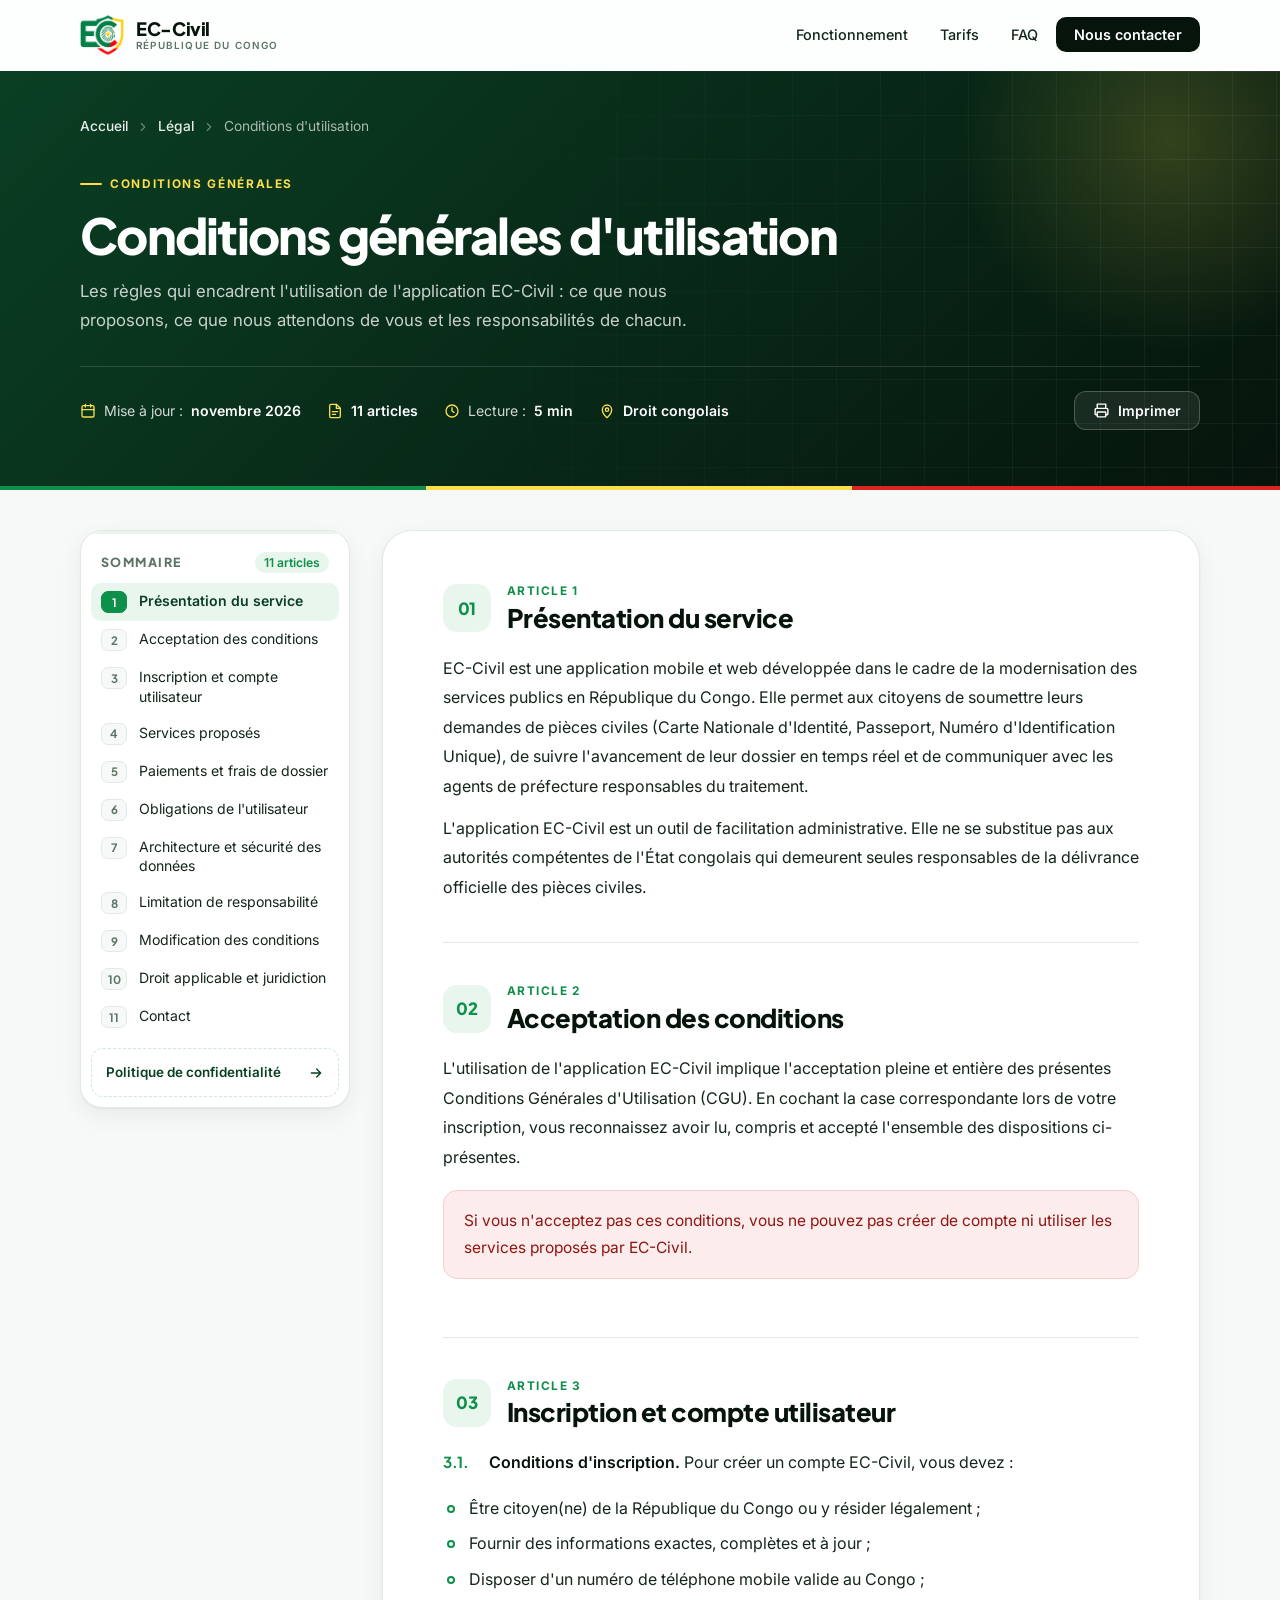
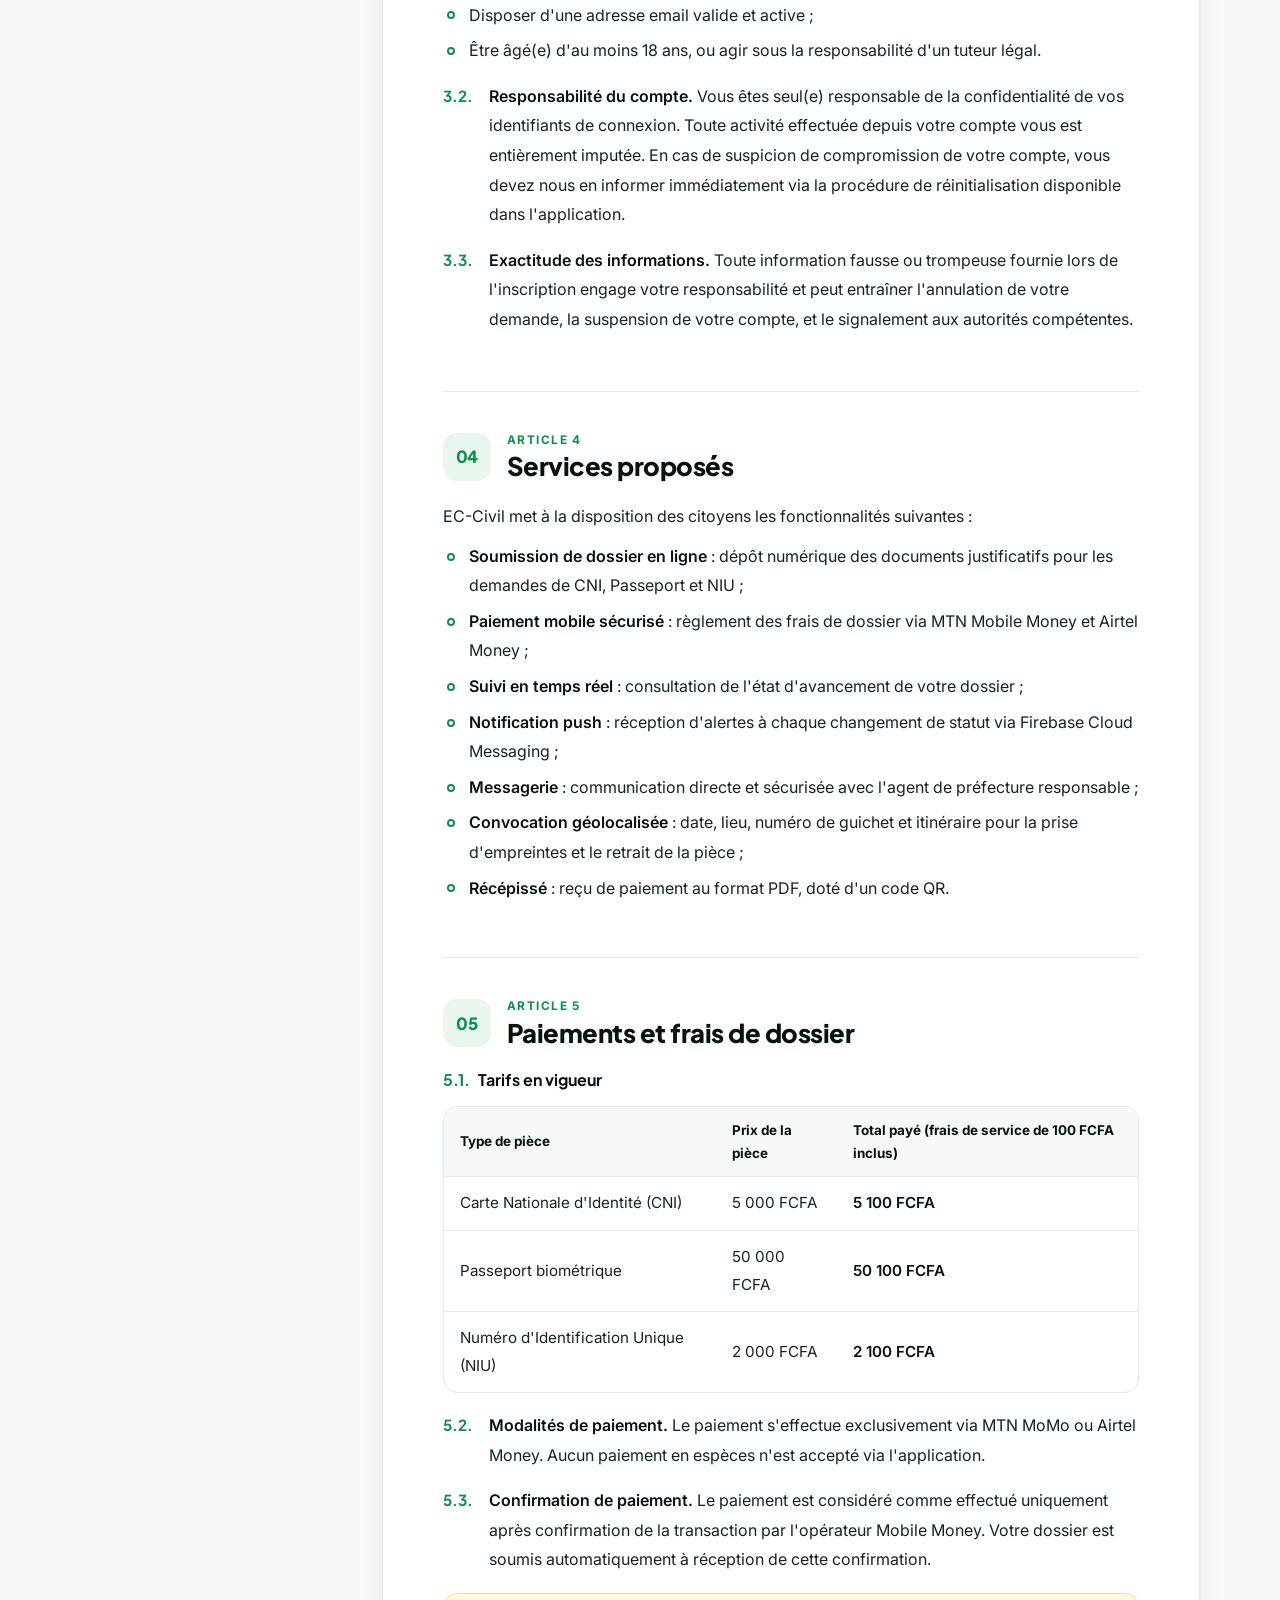
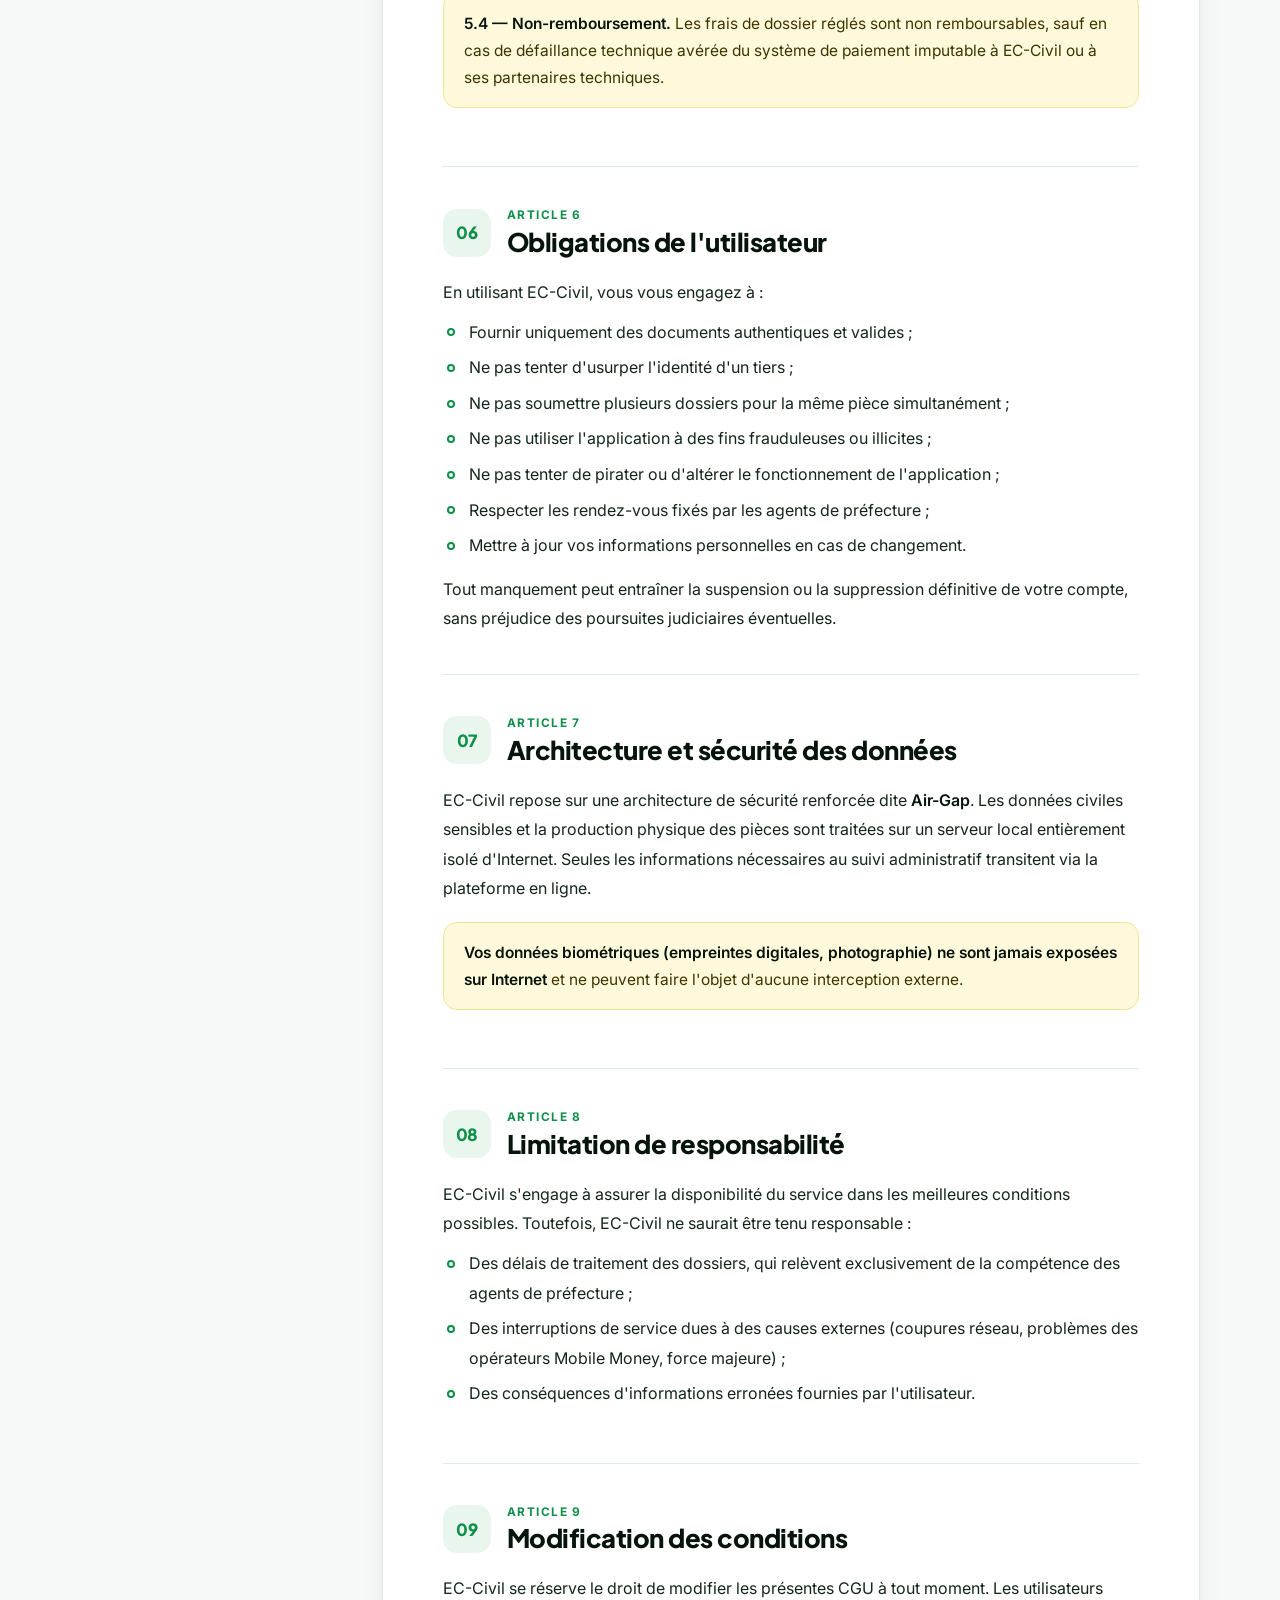
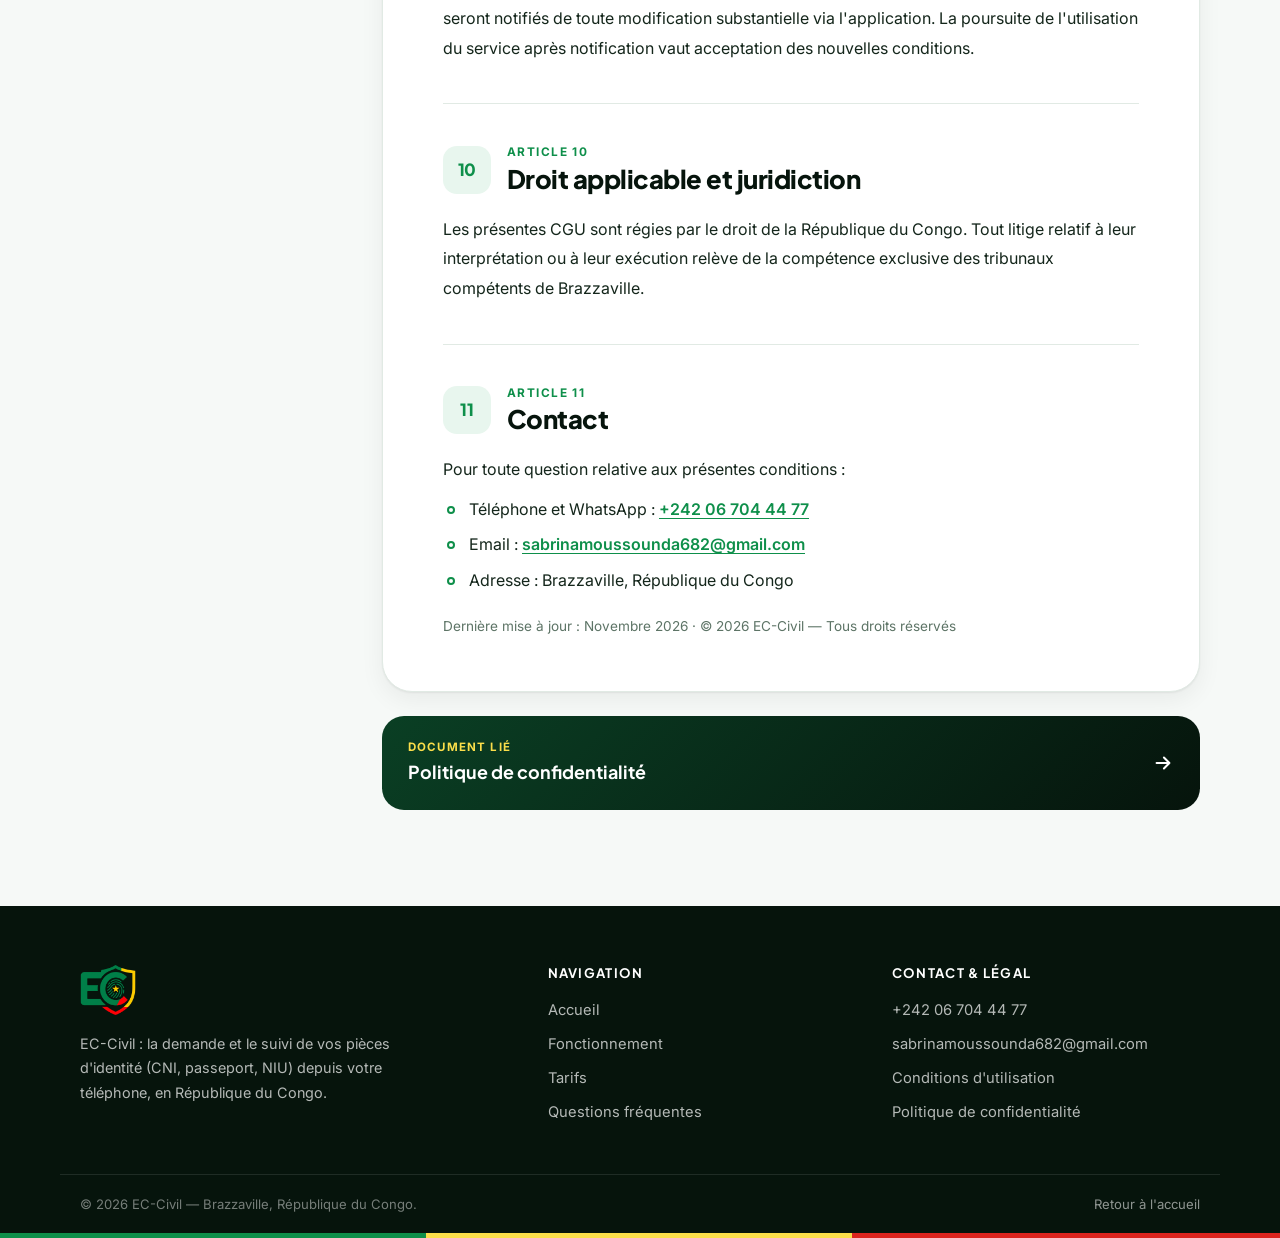
<file: conditions.html>
<!DOCTYPE html>
<html lang="fr">
<head>
<meta charset="UTF-8">
<meta name="viewport" content="width=device-width, initial-scale=1">
<meta name="description" content="Conditions générales d'utilisation de l'application EC-Civil : services, compte, paiement, obligations et responsabilités. République du Congo.">
<meta name="theme-color" content="#0A3F24">
<title>Conditions générales d'utilisation — EC-Civil</title>
<link rel="icon" type="image/png" href="assets/img/logo.png">
<link rel="preconnect" href="https://fonts.googleapis.com">
<link rel="preconnect" href="https://fonts.gstatic.com" crossorigin>
<link href="https://fonts.googleapis.com/css2?family=Inter:wght@400;500;600;700&family=Plus+Jakarta+Sans:wght@600;700;800&display=swap" rel="stylesheet">
<link rel="stylesheet" href="assets/css/style.css">
</head>
<body class="page-doc doc-cgu">

<a href="#contenu" class="skip-link">Aller au contenu</a>

<nav class="navbar" id="navbar" aria-label="Navigation principale">
  <div class="nav-inner">
    <a href="index.html" class="nav-brand" aria-label="EC-Civil — Accueil">
      <img src="assets/img/logo.png" alt="Logo EC-Civil">
      <div class="nav-brand-text">
        <span class="nav-brand-title">EC-Civil</span>
        <span class="nav-brand-sub">République du Congo</span>
      </div>
    </a>
    <button class="nav-toggle" id="navToggle" aria-expanded="false" aria-controls="navLinks" aria-label="Ouvrir le menu">
      <svg width="22" height="22" fill="none" stroke="currentColor" stroke-width="2" stroke-linecap="round" viewBox="0 0 24 24"><path d="M4 7h16M4 12h16M4 17h16"/></svg>
    </button>
    <ul class="nav-links" id="navLinks">
      <li><a href="index.html#fonctionnement">Fonctionnement</a></li>
      <li><a href="index.html#tarifs">Tarifs</a></li>
      <li><a href="index.html#faq">FAQ</a></li>
      <li><a href="index.html#contact" class="btn-nav">Nous contacter</a></li>
    </ul>
  </div>
</nav>

<!-- ═══ EN-TÊTE DU DOCUMENT ═══ -->
<header class="doc-hero">
  <div class="container">
    <nav class="fil-ariane" aria-label="Fil d'Ariane"><a href="index.html">Accueil</a><svg fill="none" stroke="currentColor" stroke-width="2" stroke-linecap="round" stroke-linejoin="round" viewBox="0 0 24 24"><path d="m9 6 6 6-6 6"/></svg><a href="index.html#legal">Légal</a><svg fill="none" stroke="currentColor" stroke-width="2" stroke-linecap="round" stroke-linejoin="round" viewBox="0 0 24 24"><path d="m9 6 6 6-6 6"/></svg><span>Conditions d'utilisation</span></nav>
    <p class="doc-hero-sur">Conditions générales</p>
    <h1>Conditions générales d'utilisation</h1>
    <p class="doc-hero-intro">Les règles qui encadrent l'utilisation de l'application EC-Civil : ce que nous proposons, ce que nous attendons de vous et les responsabilités de chacun.</p>
    <div class="doc-hero-bas">
      <ul class="doc-meta">
        <li><svg fill="none" stroke="currentColor" stroke-width="2" stroke-linecap="round" stroke-linejoin="round" viewBox="0 0 24 24"><rect x="3" y="4" width="18" height="17" rx="2"/><path d="M16 2v4M8 2v4M3 10h18"/></svg> Mise à jour : <b>novembre 2026</b></li>
        <li><svg fill="none" stroke="currentColor" stroke-width="2" stroke-linecap="round" stroke-linejoin="round" viewBox="0 0 24 24"><path d="M14 2H6a2 2 0 0 0-2 2v16a2 2 0 0 0 2 2h12a2 2 0 0 0 2-2V8z"/><path d="M14 2v6h6M8 13h8M8 17h5"/></svg> <b>11 articles</b></li>
        <li><svg fill="none" stroke="currentColor" stroke-width="2" stroke-linecap="round" stroke-linejoin="round" viewBox="0 0 24 24"><circle cx="12" cy="12" r="9"/><path d="M12 7v5l3 2"/></svg> Lecture : <b>5 min</b></li>
        <li><svg fill="none" stroke="currentColor" stroke-width="2" stroke-linecap="round" stroke-linejoin="round" viewBox="0 0 24 24"><path d="M12 22s7-6.2 7-12a7 7 0 0 0-14 0c0 5.8 7 12 7 12z"/><circle cx="12" cy="10" r="2.5"/></svg> <b>Droit congolais</b></li>
      </ul>
      <button type="button" class="btn-imprimer" onclick="window.print()"><svg fill="none" stroke="currentColor" stroke-width="2" stroke-linecap="round" stroke-linejoin="round" viewBox="0 0 24 24"><path d="M6 9V3h12v6M6 18H4a1 1 0 0 1-1-1v-6a2 2 0 0 1 2-2h14a2 2 0 0 1 2 2v6a1 1 0 0 1-1 1h-2"/><rect x="6" y="14" width="12" height="7" rx="1"/></svg> Imprimer</button>
    </div>
  </div>
</header>
<div class="tricolor"></div>

<!-- ═══ CONTENU ═══ -->
<main id="contenu" class="doc-corps">
  <aside class="sommaire" id="sommaire" aria-label="Sommaire">
    <div class="sommaire-progres" aria-hidden="true"><span id="progresLecture"></span></div>
    <button type="button" class="sommaire-bouton" aria-expanded="false" aria-controls="sommaireNav"><svg class="ic" fill="none" stroke="currentColor" stroke-width="2" stroke-linecap="round" stroke-linejoin="round" viewBox="0 0 24 24"><path d="M8 6h13M8 12h13M8 18h13M3 6h.01M3 12h.01M3 18h.01"/></svg>Sommaire<span class="courant" id="sommaireCourant"></span><svg class="chev" fill="none" stroke="currentColor" stroke-width="2" stroke-linecap="round" stroke-linejoin="round" viewBox="0 0 24 24"><path d="m6 9 6 6 6-6"/></svg></button>
    <p class="sommaire-titre">Sommaire <small>11 articles</small></p>
    <nav id="sommaireNav">
      <ol>
        <li><a href="#art-1"><span>1</span>Présentation du service</a></li>
        <li><a href="#art-2"><span>2</span>Acceptation des conditions</a></li>
        <li><a href="#art-3"><span>3</span>Inscription et compte utilisateur</a></li>
        <li><a href="#art-4"><span>4</span>Services proposés</a></li>
        <li><a href="#art-5"><span>5</span>Paiements et frais de dossier</a></li>
        <li><a href="#art-6"><span>6</span>Obligations de l'utilisateur</a></li>
        <li><a href="#art-7"><span>7</span>Architecture et sécurité des données</a></li>
        <li><a href="#art-8"><span>8</span>Limitation de responsabilité</a></li>
        <li><a href="#art-9"><span>9</span>Modification des conditions</a></li>
        <li><a href="#art-10"><span>10</span>Droit applicable et juridiction</a></li>
        <li><a href="#art-11"><span>11</span>Contact</a></li>
      </ol>
    </nav>
    <a class="sommaire-autre" href="confidentialite.html">Politique de confidentialité <svg fill="none" stroke="currentColor" stroke-width="2" stroke-linecap="round" stroke-linejoin="round" viewBox="0 0 24 24"><path d="M5 12h14M13 6l6 6-6 6"/></svg></a>
  </aside>

  <div class="doc-contenu">
    <div class="doc-feuille">
    <section class="article" id="art-1">
      <div class="article-tete">
        <span class="article-num" aria-hidden="true">01</span>
        <div><p class="article-label">Article 1</p><h2>Présentation du service</h2></div>
      </div>
      <p>EC-Civil est une application mobile et web développée dans le cadre de la modernisation des services publics en République du Congo. Elle permet aux citoyens de soumettre leurs demandes de pièces civiles (Carte Nationale d'Identité, Passeport, Numéro d'Identification Unique), de suivre l'avancement de leur dossier en temps réel et de communiquer avec les agents de préfecture responsables du traitement.</p>
      <p>L'application EC-Civil est un outil de facilitation administrative. Elle ne se substitue pas aux autorités compétentes de l'État congolais qui demeurent seules responsables de la délivrance officielle des pièces civiles.</p>
    </section>

    <section class="article" id="art-2">
      <div class="article-tete">
        <span class="article-num" aria-hidden="true">02</span>
        <div><p class="article-label">Article 2</p><h2>Acceptation des conditions</h2></div>
      </div>
      <p>L'utilisation de l'application EC-Civil implique l'acceptation pleine et entière des présentes Conditions Générales d'Utilisation (CGU). En cochant la case correspondante lors de votre inscription, vous reconnaissez avoir lu, compris et accepté l'ensemble des dispositions ci-présentes.</p>
      <div class="doc-alert">
        Si vous n'acceptez pas ces conditions, vous ne pouvez pas créer de compte ni utiliser les services proposés par EC-Civil.
      </div>
    </section>

    <section class="article" id="art-3">
      <div class="article-tete">
        <span class="article-num" aria-hidden="true">03</span>
        <div><p class="article-label">Article 3</p><h2>Inscription et compte utilisateur</h2></div>
      </div>
      <p class="clause"><span class="clause-num">3.1.</span><span><strong>Conditions d'inscription.</strong> Pour créer un compte EC-Civil, vous devez :</span></p>
      <ul>
        <li>Être citoyen(ne) de la République du Congo ou y résider légalement ;</li>
        <li>Fournir des informations exactes, complètes et à jour ;</li>
        <li>Disposer d'un numéro de téléphone mobile valide au Congo ;</li>
        <li>Disposer d'une adresse email valide et active ;</li>
        <li>Être âgé(e) d'au moins 18 ans, ou agir sous la responsabilité d'un tuteur légal.</li>
      </ul>
      <p class="clause"><span class="clause-num">3.2.</span><span><strong>Responsabilité du compte.</strong> Vous êtes seul(e) responsable de la confidentialité de vos identifiants de connexion. Toute activité effectuée depuis votre compte vous est entièrement imputée. En cas de suspicion de compromission de votre compte, vous devez nous en informer immédiatement via la procédure de réinitialisation disponible dans l'application.</span></p>
      <p class="clause"><span class="clause-num">3.3.</span><span><strong>Exactitude des informations.</strong> Toute information fausse ou trompeuse fournie lors de l'inscription engage votre responsabilité et peut entraîner l'annulation de votre demande, la suspension de votre compte, et le signalement aux autorités compétentes.</span></p>
    </section>

    <section class="article" id="art-4">
      <div class="article-tete">
        <span class="article-num" aria-hidden="true">04</span>
        <div><p class="article-label">Article 4</p><h2>Services proposés</h2></div>
      </div>
      <p>EC-Civil met à la disposition des citoyens les fonctionnalités suivantes :</p>
      <ul>
        <li><strong>Soumission de dossier en ligne</strong> : dépôt numérique des documents justificatifs pour les demandes de CNI, Passeport et NIU ;</li>
        <li><strong>Paiement mobile sécurisé</strong> : règlement des frais de dossier via MTN Mobile Money et Airtel Money ;</li>
        <li><strong>Suivi en temps réel</strong> : consultation de l'état d'avancement de votre dossier ;</li>
        <li><strong>Notification push</strong> : réception d'alertes à chaque changement de statut via Firebase Cloud Messaging ;</li>
        <li><strong>Messagerie</strong> : communication directe et sécurisée avec l'agent de préfecture responsable ;</li>
        <li><strong>Convocation géolocalisée</strong> : date, lieu, numéro de guichet et itinéraire pour la prise d'empreintes et le retrait de la pièce ;</li>
        <li><strong>Récépissé</strong> : reçu de paiement au format PDF, doté d'un code QR.</li>
      </ul>
    </section>

    <section class="article" id="art-5">
      <div class="article-tete">
        <span class="article-num" aria-hidden="true">05</span>
        <div><p class="article-label">Article 5</p><h2>Paiements et frais de dossier</h2></div>
      </div>
      <h3 class="sous-titre"><span>5.1.</span> Tarifs en vigueur</h3>
      <table class="tarif-table">
        <thead>
          <tr><th>Type de pièce</th><th>Prix de la pièce</th><th>Total payé (frais de service de 100 FCFA inclus)</th></tr>
        </thead>
        <tbody>
          <tr><td>Carte Nationale d'Identité (CNI)</td><td>5 000 FCFA</td><td>5 100 FCFA</td></tr>
          <tr><td>Passeport biométrique</td><td>50 000 FCFA</td><td>50 100 FCFA</td></tr>
          <tr><td>Numéro d'Identification Unique (NIU)</td><td>2 000 FCFA</td><td>2 100 FCFA</td></tr>
        </tbody>
      </table>
      <p class="clause"><span class="clause-num">5.2.</span><span><strong>Modalités de paiement.</strong> Le paiement s'effectue exclusivement via MTN MoMo ou Airtel Money. Aucun paiement en espèces n'est accepté via l'application.</span></p>
      <p class="clause"><span class="clause-num">5.3.</span><span><strong>Confirmation de paiement.</strong> Le paiement est considéré comme effectué uniquement après confirmation de la transaction par l'opérateur Mobile Money. Votre dossier est soumis automatiquement à réception de cette confirmation.</span></p>
      <div class="doc-highlight">
        <strong>5.4 — Non-remboursement.</strong> Les frais de dossier réglés sont non remboursables, sauf en cas de défaillance technique avérée du système de paiement imputable à EC-Civil ou à ses partenaires techniques.
      </div>
    </section>

    <section class="article" id="art-6">
      <div class="article-tete">
        <span class="article-num" aria-hidden="true">06</span>
        <div><p class="article-label">Article 6</p><h2>Obligations de l'utilisateur</h2></div>
      </div>
      <p>En utilisant EC-Civil, vous vous engagez à :</p>
      <ul>
        <li>Fournir uniquement des documents authentiques et valides ;</li>
        <li>Ne pas tenter d'usurper l'identité d'un tiers ;</li>
        <li>Ne pas soumettre plusieurs dossiers pour la même pièce simultanément ;</li>
        <li>Ne pas utiliser l'application à des fins frauduleuses ou illicites ;</li>
        <li>Ne pas tenter de pirater ou d'altérer le fonctionnement de l'application ;</li>
        <li>Respecter les rendez-vous fixés par les agents de préfecture ;</li>
        <li>Mettre à jour vos informations personnelles en cas de changement.</li>
      </ul>
      <p>Tout manquement peut entraîner la suspension ou la suppression définitive de votre compte, sans préjudice des poursuites judiciaires éventuelles.</p>
    </section>

    <section class="article" id="art-7">
      <div class="article-tete">
        <span class="article-num" aria-hidden="true">07</span>
        <div><p class="article-label">Article 7</p><h2>Architecture et sécurité des données</h2></div>
      </div>
      <p>EC-Civil repose sur une architecture de sécurité renforcée dite <strong>Air-Gap</strong>. Les données civiles sensibles et la production physique des pièces sont traitées sur un serveur local entièrement isolé d'Internet. Seules les informations nécessaires au suivi administratif transitent via la plateforme en ligne.</p>
      <div class="doc-highlight">
        <strong>Vos données biométriques (empreintes digitales, photographie) ne sont jamais exposées sur Internet</strong> et ne peuvent faire l'objet d'aucune interception externe.
      </div>
    </section>

    <section class="article" id="art-8">
      <div class="article-tete">
        <span class="article-num" aria-hidden="true">08</span>
        <div><p class="article-label">Article 8</p><h2>Limitation de responsabilité</h2></div>
      </div>
      <p>EC-Civil s'engage à assurer la disponibilité du service dans les meilleures conditions possibles. Toutefois, EC-Civil ne saurait être tenu responsable :</p>
      <ul>
        <li>Des délais de traitement des dossiers, qui relèvent exclusivement de la compétence des agents de préfecture ;</li>
        <li>Des interruptions de service dues à des causes externes (coupures réseau, problèmes des opérateurs Mobile Money, force majeure) ;</li>
        <li>Des conséquences d'informations erronées fournies par l'utilisateur.</li>
      </ul>
    </section>

    <section class="article" id="art-9">
      <div class="article-tete">
        <span class="article-num" aria-hidden="true">09</span>
        <div><p class="article-label">Article 9</p><h2>Modification des conditions</h2></div>
      </div>
      <p>EC-Civil se réserve le droit de modifier les présentes CGU à tout moment. Les utilisateurs seront notifiés de toute modification substantielle via l'application. La poursuite de l'utilisation du service après notification vaut acceptation des nouvelles conditions.</p>
    </section>

    <section class="article" id="art-10">
      <div class="article-tete">
        <span class="article-num" aria-hidden="true">10</span>
        <div><p class="article-label">Article 10</p><h2>Droit applicable et juridiction</h2></div>
      </div>
      <p>Les présentes CGU sont régies par le droit de la République du Congo. Tout litige relatif à leur interprétation ou à leur exécution relève de la compétence exclusive des tribunaux compétents de Brazzaville.</p>
    </section>

    <section class="article" id="art-11">
      <div class="article-tete">
        <span class="article-num" aria-hidden="true">11</span>
        <div><p class="article-label">Article 11</p><h2>Contact</h2></div>
      </div>
      <p>Pour toute question relative aux présentes conditions :</p>
      <ul>
        <li>Téléphone et WhatsApp : <a href="tel:+242067044477">+242 06 704 44 77</a></li>
        <li>Email : <a href="mailto:sabrinamoussounda682@gmail.com">sabrinamoussounda682@gmail.com</a></li>
        <li>Adresse : Brazzaville, République du Congo</li>
      </ul>
      <p class="doc-maj">Dernière mise à jour : Novembre 2026 · © 2026 EC-Civil — Tous droits réservés</p>
    </section>
    </div>


    <a class="doc-suivant" href="confidentialite.html">
      <span>
        <small>Document lié</small>
        <b>Politique de confidentialité</b>
      </span>
      <svg width="22" height="22" fill="none" stroke="currentColor" stroke-width="2.2" stroke-linecap="round" stroke-linejoin="round" viewBox="0 0 24 24"><path d="M5 12h14M13 6l6 6-6 6"/></svg>
    </a>
  </div>
</main>

<footer>
  <div class="footer-inner">
    <div class="footer-brand">
      <img src="assets/img/logo.png" alt="Logo EC-Civil">
      <p>EC-Civil : la demande et le suivi de vos pièces d'identité (CNI, passeport, NIU) depuis votre téléphone, en République du Congo.</p>
    </div>
    <div class="footer-col">
      <h4>Navigation</h4>
      <ul>
        <li><a href="index.html">Accueil</a></li>
        <li><a href="index.html#fonctionnement">Fonctionnement</a></li>
        <li><a href="index.html#tarifs">Tarifs</a></li>
        <li><a href="index.html#faq">Questions fréquentes</a></li>
      </ul>
    </div>
    <div class="footer-col">
      <h4>Contact &amp; légal</h4>
      <ul>
        <li><a href="tel:+242067044477">+242 06 704 44 77</a></li>
        <li><a href="mailto:sabrinamoussounda682@gmail.com">sabrinamoussounda682@gmail.com</a></li>
        <li><a href="conditions.html">Conditions d'utilisation</a></li>
        <li><a href="confidentialite.html">Politique de confidentialité</a></li>
      </ul>
    </div>
  </div>
  <div class="footer-bottom">
    <p>© <span id="annee">2026</span> EC-Civil — Brazzaville, République du Congo.</p>
    <p><a href="index.html">Retour à l'accueil</a></p>
  </div>
  <div class="footer-tricolor"></div>
</footer>

<script src="assets/js/main.js"></script>
</body>
</html>
</file>
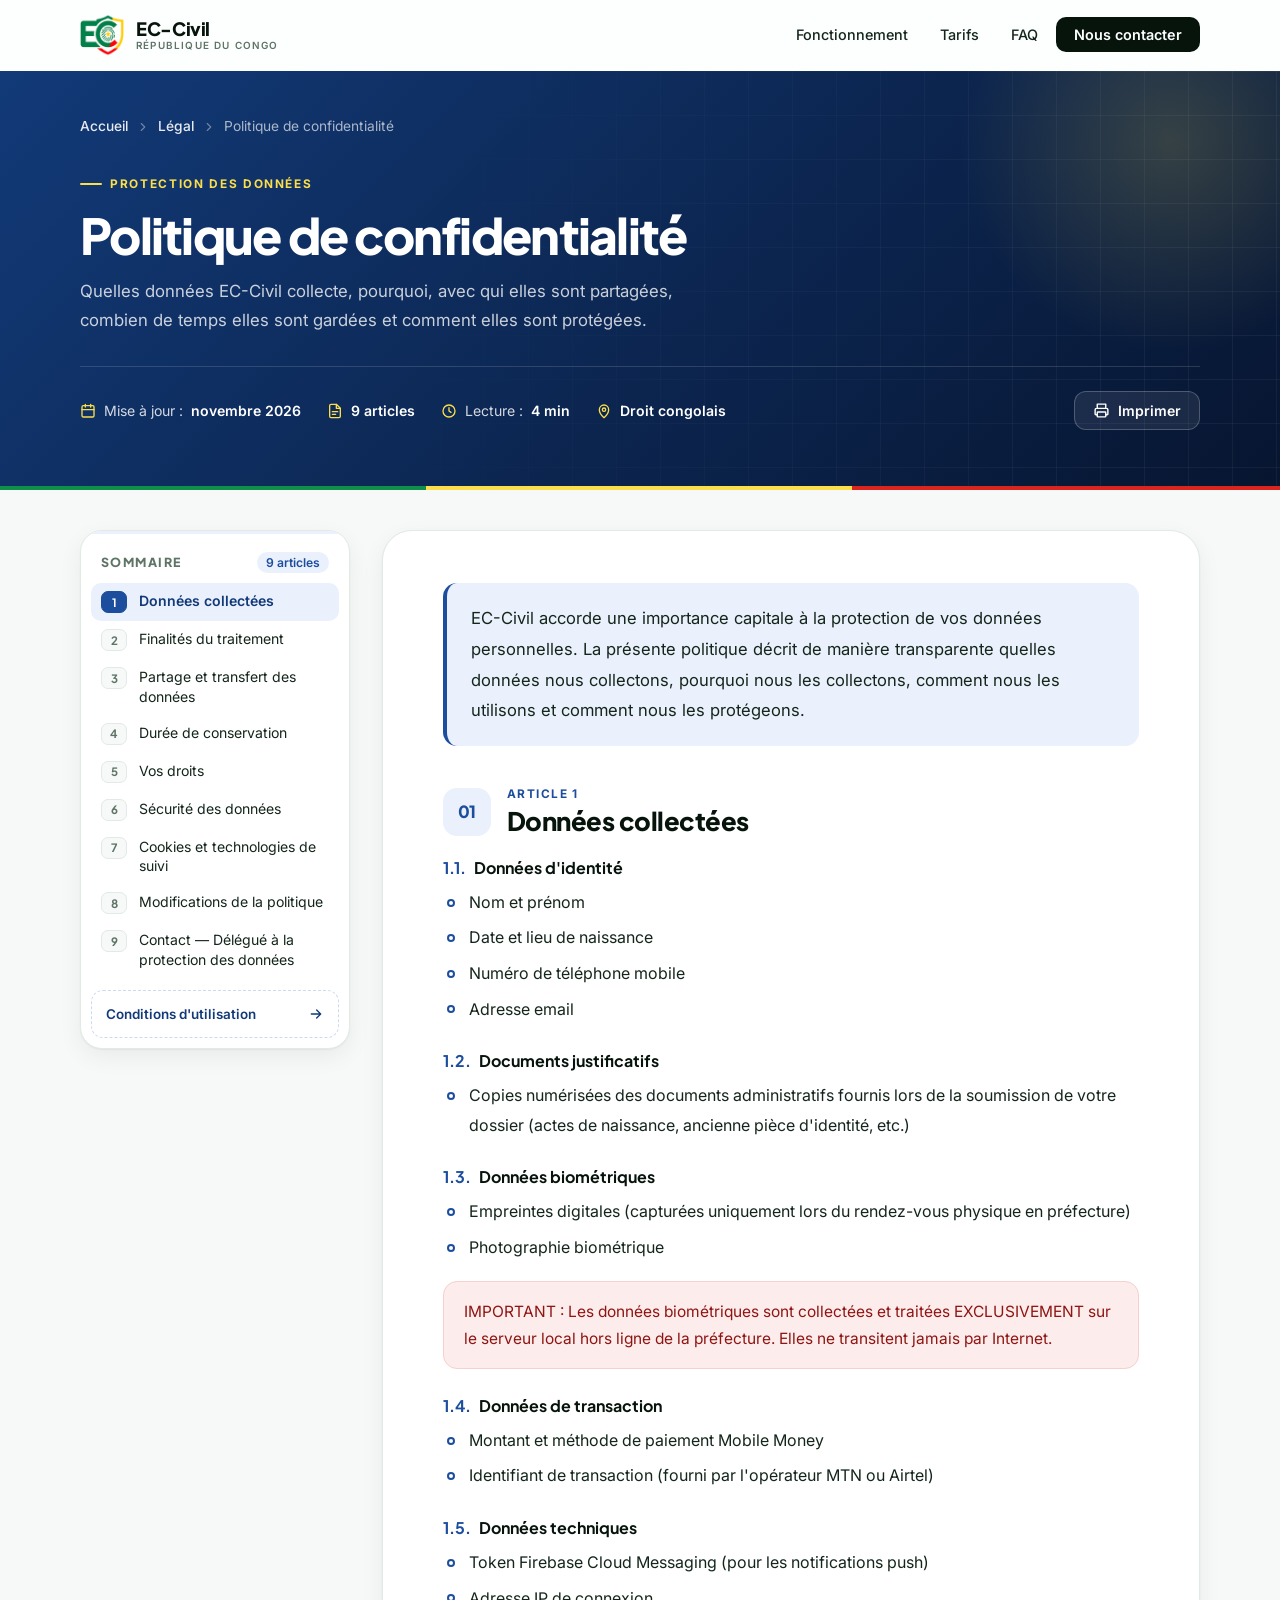
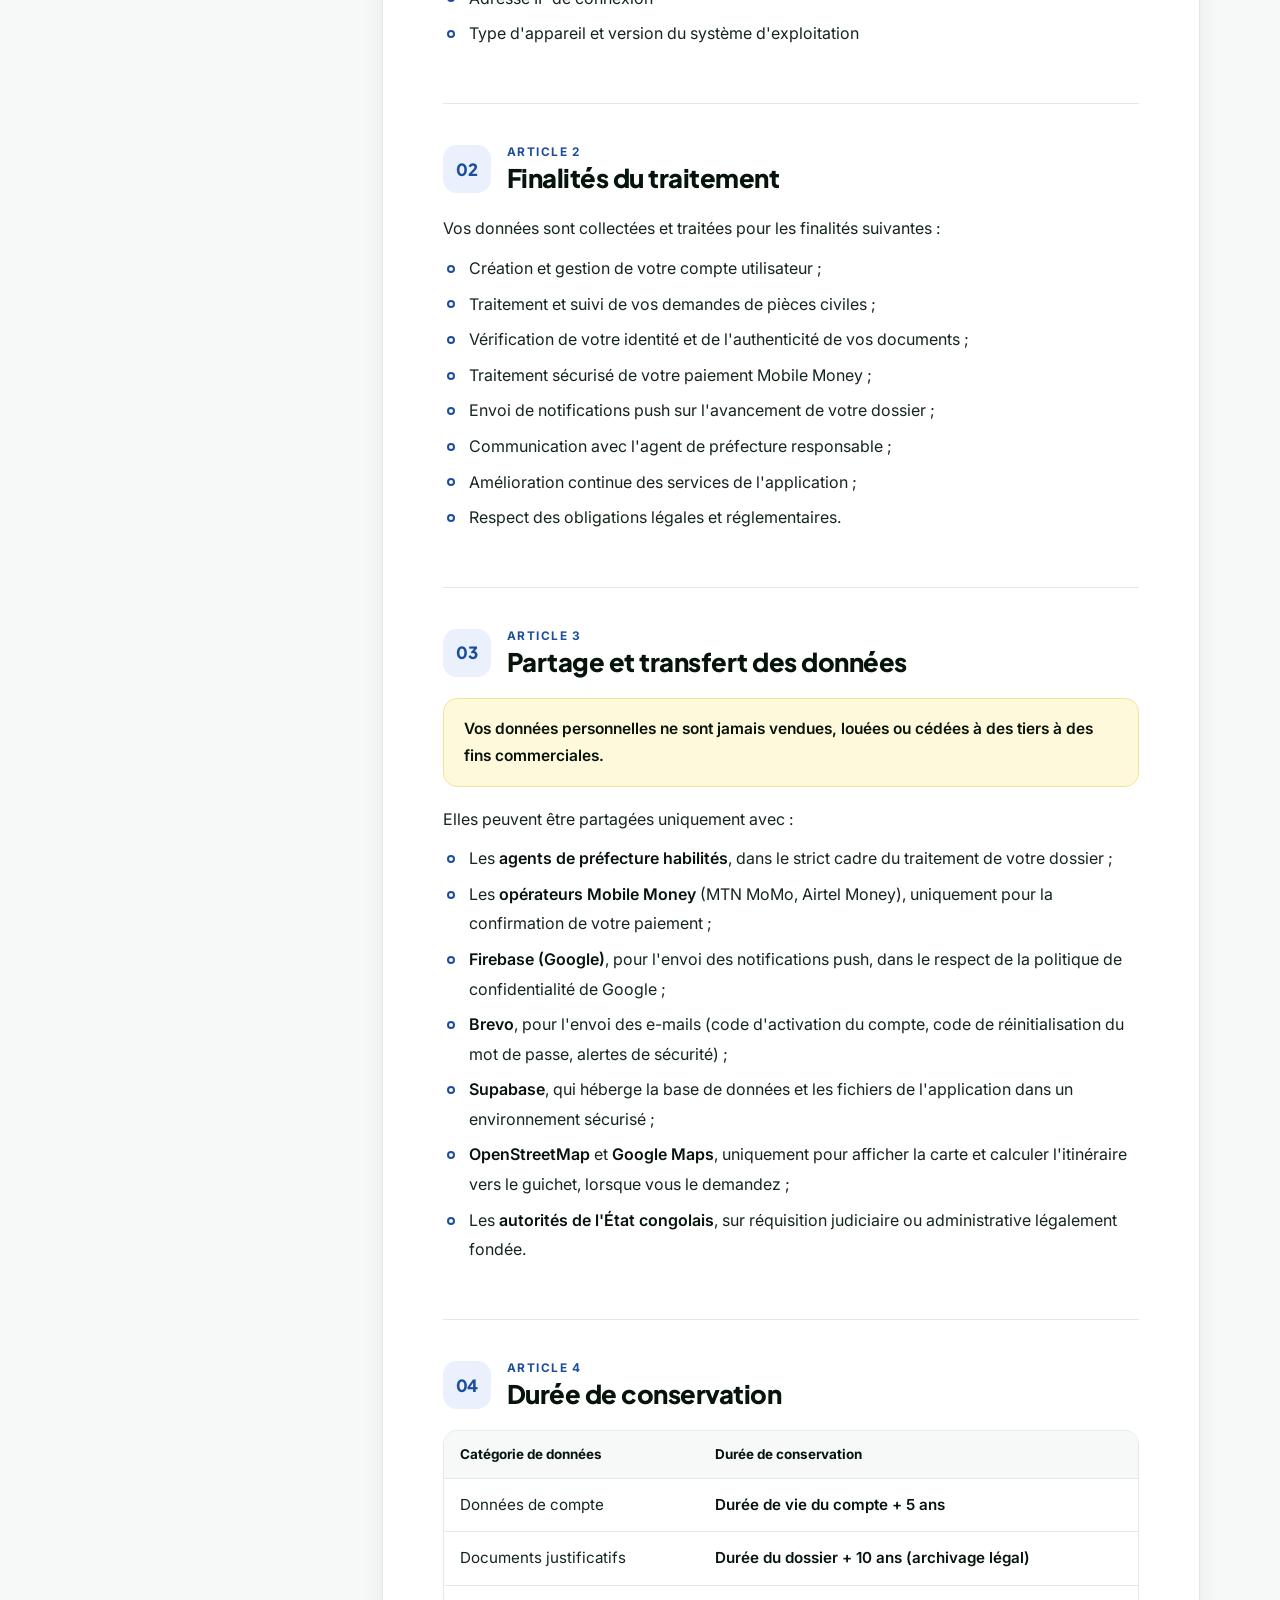
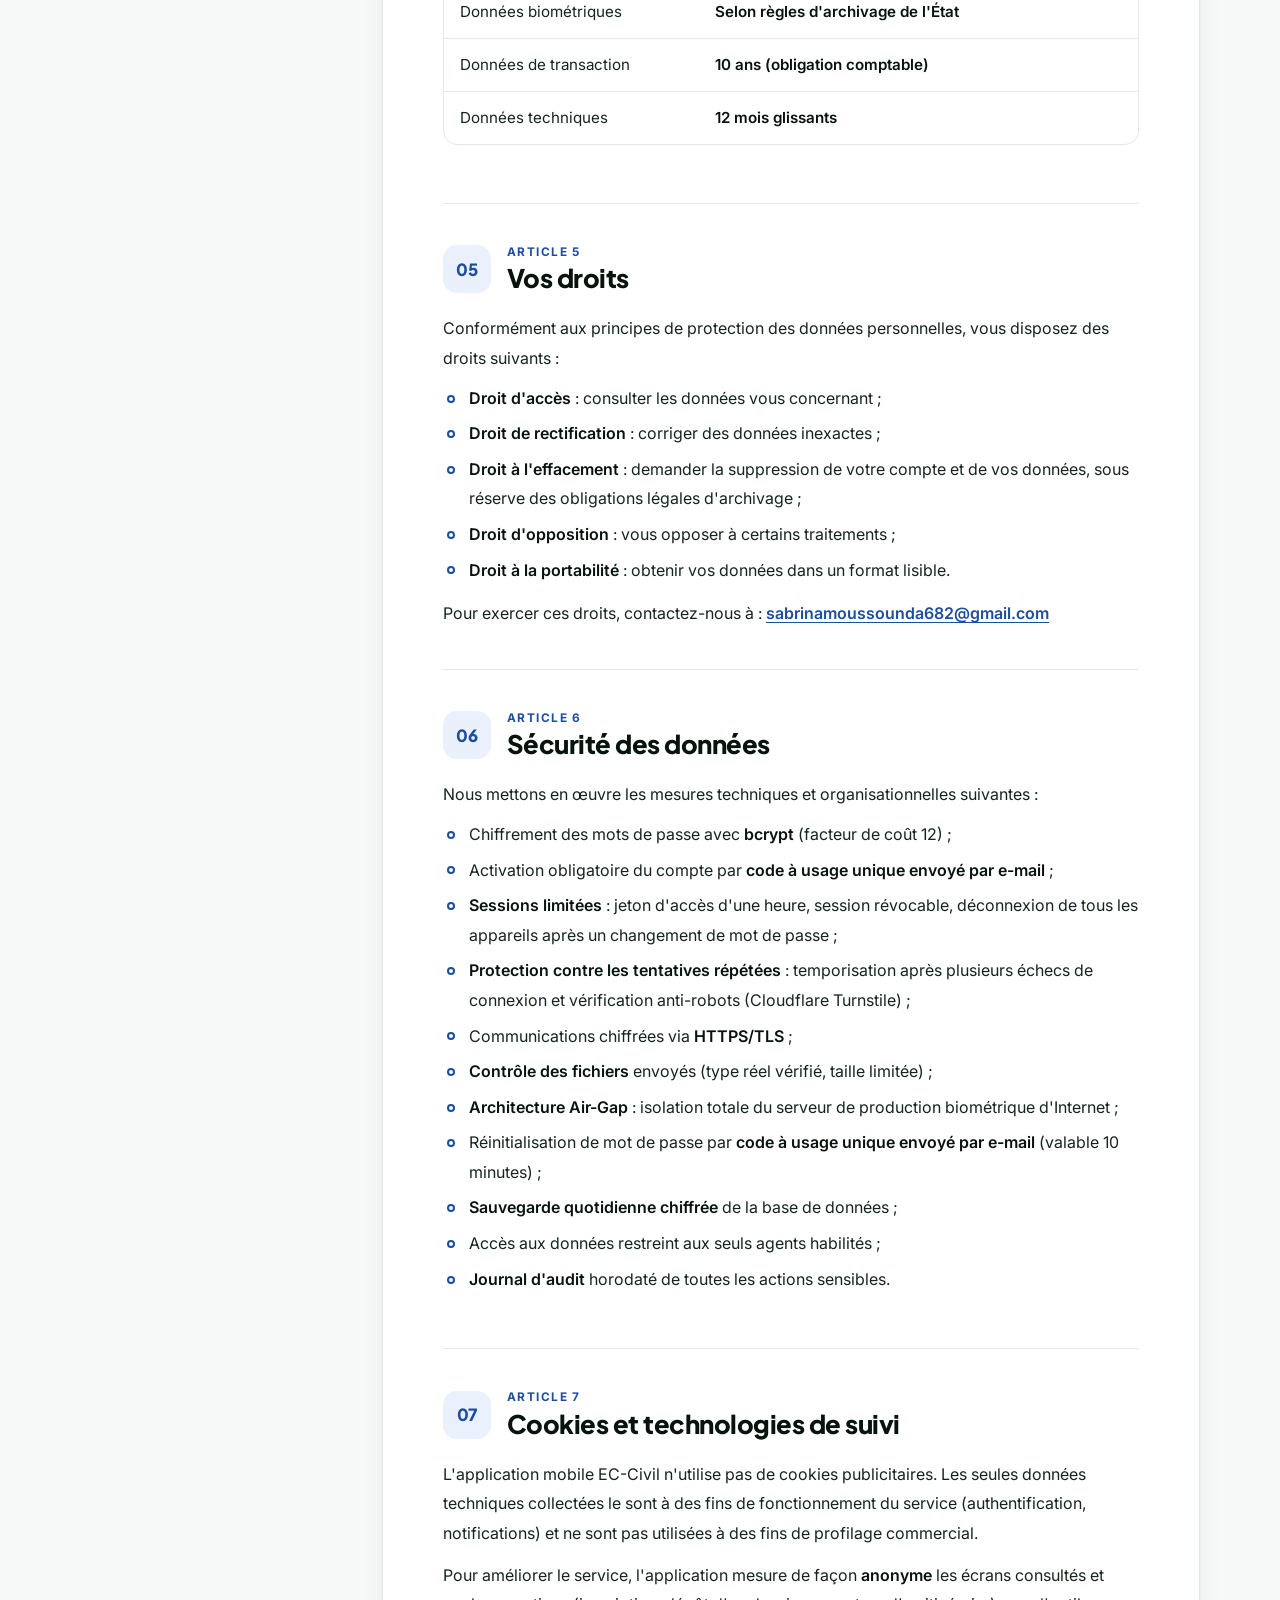
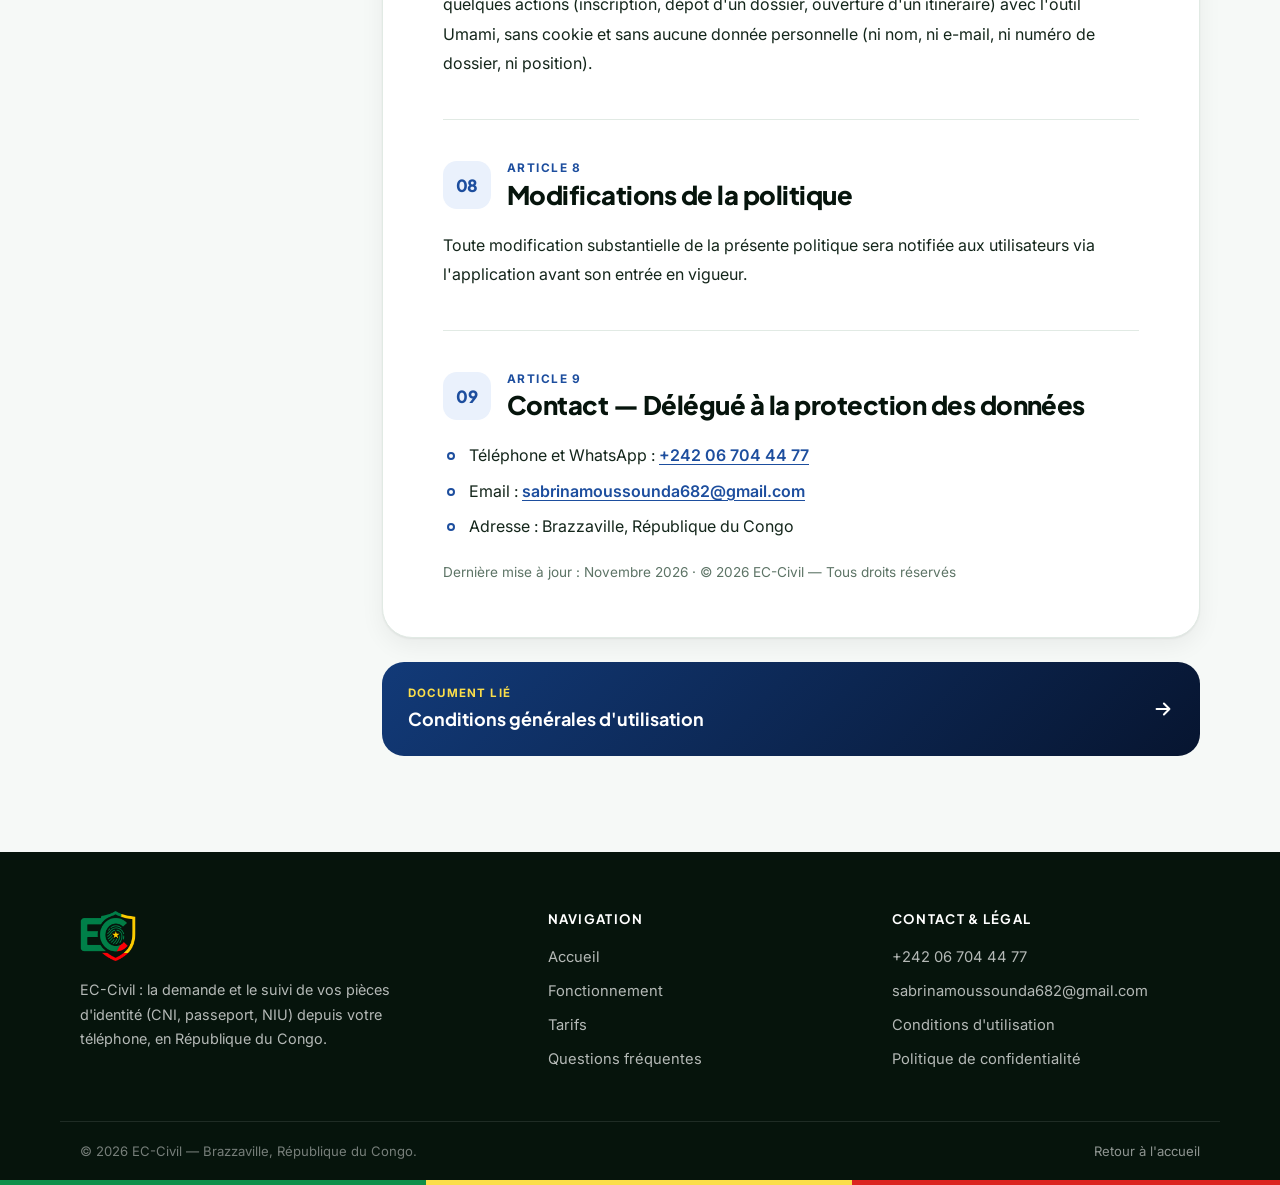
<file: confidentialite.html>
<!DOCTYPE html>
<html lang="fr">
<head>
<meta charset="UTF-8">
<meta name="viewport" content="width=device-width, initial-scale=1">
<meta name="description" content="Politique de confidentialité de l'application EC-Civil : données collectées, finalités, partage, conservation, sécurité et vos droits. République du Congo.">
<meta name="theme-color" content="#0A3F24">
<title>Politique de confidentialité — EC-Civil</title>
<link rel="icon" type="image/png" href="assets/img/logo.png">
<link rel="preconnect" href="https://fonts.googleapis.com">
<link rel="preconnect" href="https://fonts.gstatic.com" crossorigin>
<link href="https://fonts.googleapis.com/css2?family=Inter:wght@400;500;600;700&family=Plus+Jakarta+Sans:wght@600;700;800&display=swap" rel="stylesheet">
<link rel="stylesheet" href="assets/css/style.css">
</head>
<body class="page-doc doc-conf">

<a href="#contenu" class="skip-link">Aller au contenu</a>

<nav class="navbar" id="navbar" aria-label="Navigation principale">
  <div class="nav-inner">
    <a href="index.html" class="nav-brand" aria-label="EC-Civil — Accueil">
      <img src="assets/img/logo.png" alt="Logo EC-Civil">
      <div class="nav-brand-text">
        <span class="nav-brand-title">EC-Civil</span>
        <span class="nav-brand-sub">République du Congo</span>
      </div>
    </a>
    <button class="nav-toggle" id="navToggle" aria-expanded="false" aria-controls="navLinks" aria-label="Ouvrir le menu">
      <svg width="22" height="22" fill="none" stroke="currentColor" stroke-width="2" stroke-linecap="round" viewBox="0 0 24 24"><path d="M4 7h16M4 12h16M4 17h16"/></svg>
    </button>
    <ul class="nav-links" id="navLinks">
      <li><a href="index.html#fonctionnement">Fonctionnement</a></li>
      <li><a href="index.html#tarifs">Tarifs</a></li>
      <li><a href="index.html#faq">FAQ</a></li>
      <li><a href="index.html#contact" class="btn-nav">Nous contacter</a></li>
    </ul>
  </div>
</nav>

<!-- ═══ EN-TÊTE DU DOCUMENT ═══ -->
<header class="doc-hero">
  <div class="container">
    <nav class="fil-ariane" aria-label="Fil d'Ariane"><a href="index.html">Accueil</a><svg fill="none" stroke="currentColor" stroke-width="2" stroke-linecap="round" stroke-linejoin="round" viewBox="0 0 24 24"><path d="m9 6 6 6-6 6"/></svg><a href="index.html#legal">Légal</a><svg fill="none" stroke="currentColor" stroke-width="2" stroke-linecap="round" stroke-linejoin="round" viewBox="0 0 24 24"><path d="m9 6 6 6-6 6"/></svg><span>Politique de confidentialité</span></nav>
    <p class="doc-hero-sur">Protection des données</p>
    <h1>Politique de confidentialité</h1>
    <p class="doc-hero-intro">Quelles données EC-Civil collecte, pourquoi, avec qui elles sont partagées, combien de temps elles sont gardées et comment elles sont protégées.</p>
    <div class="doc-hero-bas">
      <ul class="doc-meta">
        <li><svg fill="none" stroke="currentColor" stroke-width="2" stroke-linecap="round" stroke-linejoin="round" viewBox="0 0 24 24"><rect x="3" y="4" width="18" height="17" rx="2"/><path d="M16 2v4M8 2v4M3 10h18"/></svg> Mise à jour : <b>novembre 2026</b></li>
        <li><svg fill="none" stroke="currentColor" stroke-width="2" stroke-linecap="round" stroke-linejoin="round" viewBox="0 0 24 24"><path d="M14 2H6a2 2 0 0 0-2 2v16a2 2 0 0 0 2 2h12a2 2 0 0 0 2-2V8z"/><path d="M14 2v6h6M8 13h8M8 17h5"/></svg> <b>9 articles</b></li>
        <li><svg fill="none" stroke="currentColor" stroke-width="2" stroke-linecap="round" stroke-linejoin="round" viewBox="0 0 24 24"><circle cx="12" cy="12" r="9"/><path d="M12 7v5l3 2"/></svg> Lecture : <b>4 min</b></li>
        <li><svg fill="none" stroke="currentColor" stroke-width="2" stroke-linecap="round" stroke-linejoin="round" viewBox="0 0 24 24"><path d="M12 22s7-6.2 7-12a7 7 0 0 0-14 0c0 5.8 7 12 7 12z"/><circle cx="12" cy="10" r="2.5"/></svg> <b>Droit congolais</b></li>
      </ul>
      <button type="button" class="btn-imprimer" onclick="window.print()"><svg fill="none" stroke="currentColor" stroke-width="2" stroke-linecap="round" stroke-linejoin="round" viewBox="0 0 24 24"><path d="M6 9V3h12v6M6 18H4a1 1 0 0 1-1-1v-6a2 2 0 0 1 2-2h14a2 2 0 0 1 2 2v6a1 1 0 0 1-1 1h-2"/><rect x="6" y="14" width="12" height="7" rx="1"/></svg> Imprimer</button>
    </div>
  </div>
</header>
<div class="tricolor"></div>

<!-- ═══ CONTENU ═══ -->
<main id="contenu" class="doc-corps">
  <aside class="sommaire" id="sommaire" aria-label="Sommaire">
    <div class="sommaire-progres" aria-hidden="true"><span id="progresLecture"></span></div>
    <button type="button" class="sommaire-bouton" aria-expanded="false" aria-controls="sommaireNav"><svg class="ic" fill="none" stroke="currentColor" stroke-width="2" stroke-linecap="round" stroke-linejoin="round" viewBox="0 0 24 24"><path d="M8 6h13M8 12h13M8 18h13M3 6h.01M3 12h.01M3 18h.01"/></svg>Sommaire<span class="courant" id="sommaireCourant"></span><svg class="chev" fill="none" stroke="currentColor" stroke-width="2" stroke-linecap="round" stroke-linejoin="round" viewBox="0 0 24 24"><path d="m6 9 6 6 6-6"/></svg></button>
    <p class="sommaire-titre">Sommaire <small>9 articles</small></p>
    <nav id="sommaireNav">
      <ol>
        <li><a href="#art-1"><span>1</span>Données collectées</a></li>
        <li><a href="#art-2"><span>2</span>Finalités du traitement</a></li>
        <li><a href="#art-3"><span>3</span>Partage et transfert des données</a></li>
        <li><a href="#art-4"><span>4</span>Durée de conservation</a></li>
        <li><a href="#art-5"><span>5</span>Vos droits</a></li>
        <li><a href="#art-6"><span>6</span>Sécurité des données</a></li>
        <li><a href="#art-7"><span>7</span>Cookies et technologies de suivi</a></li>
        <li><a href="#art-8"><span>8</span>Modifications de la politique</a></li>
        <li><a href="#art-9"><span>9</span>Contact — Délégué à la protection des données</a></li>
      </ol>
    </nav>
    <a class="sommaire-autre" href="conditions.html">Conditions d'utilisation <svg fill="none" stroke="currentColor" stroke-width="2" stroke-linecap="round" stroke-linejoin="round" viewBox="0 0 24 24"><path d="M5 12h14M13 6l6 6-6 6"/></svg></a>
  </aside>

  <div class="doc-contenu">
    <div class="doc-feuille">
    <p class="doc-preambule">EC-Civil accorde une importance capitale à la protection de vos données personnelles. La présente politique décrit de manière transparente quelles données nous collectons, pourquoi nous les collectons, comment nous les utilisons et comment nous les protégeons.</p>

    <section class="article" id="art-1">
      <div class="article-tete">
        <span class="article-num" aria-hidden="true">01</span>
        <div><p class="article-label">Article 1</p><h2>Données collectées</h2></div>
      </div>
      <h3 class="sous-titre"><span>1.1.</span> Données d'identité</h3>
      <ul>
        <li>Nom et prénom</li>
        <li>Date et lieu de naissance</li>
        <li>Numéro de téléphone mobile</li>
        <li>Adresse email</li>
      </ul>
      <h3 class="sous-titre"><span>1.2.</span> Documents justificatifs</h3>
      <ul>
        <li>Copies numérisées des documents administratifs fournis lors de la soumission de votre dossier (actes de naissance, ancienne pièce d'identité, etc.)</li>
      </ul>
      <h3 class="sous-titre"><span>1.3.</span> Données biométriques</h3>
      <ul>
        <li>Empreintes digitales (capturées uniquement lors du rendez-vous physique en préfecture)</li>
        <li>Photographie biométrique</li>
      </ul>
      <div class="doc-alert">
        IMPORTANT : Les données biométriques sont collectées et traitées EXCLUSIVEMENT sur le serveur local hors ligne de la préfecture. Elles ne transitent jamais par Internet.
      </div>
      <h3 class="sous-titre"><span>1.4.</span> Données de transaction</h3>
      <ul>
        <li>Montant et méthode de paiement Mobile Money</li>
        <li>Identifiant de transaction (fourni par l'opérateur MTN ou Airtel)</li>
      </ul>
      <h3 class="sous-titre"><span>1.5.</span> Données techniques</h3>
      <ul>
        <li>Token Firebase Cloud Messaging (pour les notifications push)</li>
        <li>Adresse IP de connexion</li>
        <li>Type d'appareil et version du système d'exploitation</li>
      </ul>
    </section>

    <section class="article" id="art-2">
      <div class="article-tete">
        <span class="article-num" aria-hidden="true">02</span>
        <div><p class="article-label">Article 2</p><h2>Finalités du traitement</h2></div>
      </div>
      <p>Vos données sont collectées et traitées pour les finalités suivantes :</p>
      <ul>
        <li>Création et gestion de votre compte utilisateur ;</li>
        <li>Traitement et suivi de vos demandes de pièces civiles ;</li>
        <li>Vérification de votre identité et de l'authenticité de vos documents ;</li>
        <li>Traitement sécurisé de votre paiement Mobile Money ;</li>
        <li>Envoi de notifications push sur l'avancement de votre dossier ;</li>
        <li>Communication avec l'agent de préfecture responsable ;</li>
        <li>Amélioration continue des services de l'application ;</li>
        <li>Respect des obligations légales et réglementaires.</li>
      </ul>
    </section>

    <section class="article" id="art-3">
      <div class="article-tete">
        <span class="article-num" aria-hidden="true">03</span>
        <div><p class="article-label">Article 3</p><h2>Partage et transfert des données</h2></div>
      </div>
      <div class="doc-highlight">
        <strong>Vos données personnelles ne sont jamais vendues, louées ou cédées à des tiers à des fins commerciales.</strong>
      </div>
      <p>Elles peuvent être partagées uniquement avec :</p>
      <ul>
        <li>Les <strong>agents de préfecture habilités</strong>, dans le strict cadre du traitement de votre dossier ;</li>
        <li>Les <strong>opérateurs Mobile Money</strong> (MTN MoMo, Airtel Money), uniquement pour la confirmation de votre paiement ;</li>
        <li><strong>Firebase (Google)</strong>, pour l'envoi des notifications push, dans le respect de la politique de confidentialité de Google ;</li>
        <li><strong>Brevo</strong>, pour l'envoi des e-mails (code d'activation du compte, code de réinitialisation du mot de passe, alertes de sécurité) ;</li>
        <li><strong>Supabase</strong>, qui héberge la base de données et les fichiers de l'application dans un environnement sécurisé ;</li>
        <li><strong>OpenStreetMap</strong> et <strong>Google Maps</strong>, uniquement pour afficher la carte et calculer l'itinéraire vers le guichet, lorsque vous le demandez ;</li>
        <li>Les <strong>autorités de l'État congolais</strong>, sur réquisition judiciaire ou administrative légalement fondée.</li>
      </ul>
    </section>

    <section class="article" id="art-4">
      <div class="article-tete">
        <span class="article-num" aria-hidden="true">04</span>
        <div><p class="article-label">Article 4</p><h2>Durée de conservation</h2></div>
      </div>
      <table class="tarif-table">
        <thead>
          <tr><th>Catégorie de données</th><th>Durée de conservation</th></tr>
        </thead>
        <tbody>
          <tr><td>Données de compte</td><td>Durée de vie du compte + 5 ans</td></tr>
          <tr><td>Documents justificatifs</td><td>Durée du dossier + 10 ans (archivage légal)</td></tr>
          <tr><td>Données biométriques</td><td>Selon règles d'archivage de l'État</td></tr>
          <tr><td>Données de transaction</td><td>10 ans (obligation comptable)</td></tr>
          <tr><td>Données techniques</td><td>12 mois glissants</td></tr>
        </tbody>
      </table>
    </section>

    <section class="article" id="art-5">
      <div class="article-tete">
        <span class="article-num" aria-hidden="true">05</span>
        <div><p class="article-label">Article 5</p><h2>Vos droits</h2></div>
      </div>
      <p>Conformément aux principes de protection des données personnelles, vous disposez des droits suivants :</p>
      <ul>
        <li><strong>Droit d'accès</strong> : consulter les données vous concernant ;</li>
        <li><strong>Droit de rectification</strong> : corriger des données inexactes ;</li>
        <li><strong>Droit à l'effacement</strong> : demander la suppression de votre compte et de vos données, sous réserve des obligations légales d'archivage ;</li>
        <li><strong>Droit d'opposition</strong> : vous opposer à certains traitements ;</li>
        <li><strong>Droit à la portabilité</strong> : obtenir vos données dans un format lisible.</li>
      </ul>
      <p>Pour exercer ces droits, contactez-nous à : <a href="mailto:sabrinamoussounda682@gmail.com">sabrinamoussounda682@gmail.com</a></p>
    </section>

    <section class="article" id="art-6">
      <div class="article-tete">
        <span class="article-num" aria-hidden="true">06</span>
        <div><p class="article-label">Article 6</p><h2>Sécurité des données</h2></div>
      </div>
      <p>Nous mettons en œuvre les mesures techniques et organisationnelles suivantes :</p>
      <ul>
        <li>Chiffrement des mots de passe avec <strong>bcrypt</strong> (facteur de coût 12) ;</li>
        <li>Activation obligatoire du compte par <strong>code à usage unique envoyé par e-mail</strong> ;</li>
        <li><strong>Sessions limitées</strong> : jeton d'accès d'une heure, session révocable, déconnexion de tous les appareils après un changement de mot de passe ;</li>
        <li><strong>Protection contre les tentatives répétées</strong> : temporisation après plusieurs échecs de connexion et vérification anti-robots (Cloudflare Turnstile) ;</li>
        <li>Communications chiffrées via <strong>HTTPS/TLS</strong> ;</li>
        <li><strong>Contrôle des fichiers</strong> envoyés (type réel vérifié, taille limitée) ;</li>
        <li><strong>Architecture Air-Gap</strong> : isolation totale du serveur de production biométrique d'Internet ;</li>
        <li>Réinitialisation de mot de passe par <strong>code à usage unique envoyé par e-mail</strong> (valable 10 minutes) ;</li>
        <li><strong>Sauvegarde quotidienne chiffrée</strong> de la base de données ;</li>
        <li>Accès aux données restreint aux seuls agents habilités ;</li>
        <li><strong>Journal d'audit</strong> horodaté de toutes les actions sensibles.</li>
      </ul>
    </section>

    <section class="article" id="art-7">
      <div class="article-tete">
        <span class="article-num" aria-hidden="true">07</span>
        <div><p class="article-label">Article 7</p><h2>Cookies et technologies de suivi</h2></div>
      </div>
      <p>L'application mobile EC-Civil n'utilise pas de cookies publicitaires. Les seules données techniques collectées le sont à des fins de fonctionnement du service (authentification, notifications) et ne sont pas utilisées à des fins de profilage commercial.</p>
      <p>Pour améliorer le service, l'application mesure de façon <strong>anonyme</strong> les écrans consultés et quelques actions (inscription, dépôt d'un dossier, ouverture d'un itinéraire) avec l'outil Umami, sans cookie et sans aucune donnée personnelle (ni nom, ni e-mail, ni numéro de dossier, ni position).</p>
    </section>

    <section class="article" id="art-8">
      <div class="article-tete">
        <span class="article-num" aria-hidden="true">08</span>
        <div><p class="article-label">Article 8</p><h2>Modifications de la politique</h2></div>
      </div>
      <p>Toute modification substantielle de la présente politique sera notifiée aux utilisateurs via l'application avant son entrée en vigueur.</p>
    </section>

    <section class="article" id="art-9">
      <div class="article-tete">
        <span class="article-num" aria-hidden="true">09</span>
        <div><p class="article-label">Article 9</p><h2>Contact — Délégué à la protection des données</h2></div>
      </div>
      <ul>
        <li>Téléphone et WhatsApp : <a href="tel:+242067044477">+242 06 704 44 77</a></li>
        <li>Email : <a href="mailto:sabrinamoussounda682@gmail.com">sabrinamoussounda682@gmail.com</a></li>
        <li>Adresse : Brazzaville, République du Congo</li>
      </ul>
      <p class="doc-maj">Dernière mise à jour : Novembre 2026 · © 2026 EC-Civil — Tous droits réservés</p>
    </section>
    </div>


    <a class="doc-suivant" href="conditions.html">
      <span>
        <small>Document lié</small>
        <b>Conditions générales d'utilisation</b>
      </span>
      <svg width="22" height="22" fill="none" stroke="currentColor" stroke-width="2.2" stroke-linecap="round" stroke-linejoin="round" viewBox="0 0 24 24"><path d="M5 12h14M13 6l6 6-6 6"/></svg>
    </a>
  </div>
</main>

<footer>
  <div class="footer-inner">
    <div class="footer-brand">
      <img src="assets/img/logo.png" alt="Logo EC-Civil">
      <p>EC-Civil : la demande et le suivi de vos pièces d'identité (CNI, passeport, NIU) depuis votre téléphone, en République du Congo.</p>
    </div>
    <div class="footer-col">
      <h4>Navigation</h4>
      <ul>
        <li><a href="index.html">Accueil</a></li>
        <li><a href="index.html#fonctionnement">Fonctionnement</a></li>
        <li><a href="index.html#tarifs">Tarifs</a></li>
        <li><a href="index.html#faq">Questions fréquentes</a></li>
      </ul>
    </div>
    <div class="footer-col">
      <h4>Contact &amp; légal</h4>
      <ul>
        <li><a href="tel:+242067044477">+242 06 704 44 77</a></li>
        <li><a href="mailto:sabrinamoussounda682@gmail.com">sabrinamoussounda682@gmail.com</a></li>
        <li><a href="conditions.html">Conditions d'utilisation</a></li>
        <li><a href="confidentialite.html">Politique de confidentialité</a></li>
      </ul>
    </div>
  </div>
  <div class="footer-bottom">
    <p>© <span id="annee">2026</span> EC-Civil — Brazzaville, République du Congo.</p>
    <p><a href="index.html">Retour à l'accueil</a></p>
  </div>
  <div class="footer-tricolor"></div>
</footer>

<script src="assets/js/main.js"></script>
</body>
</html>
</file>
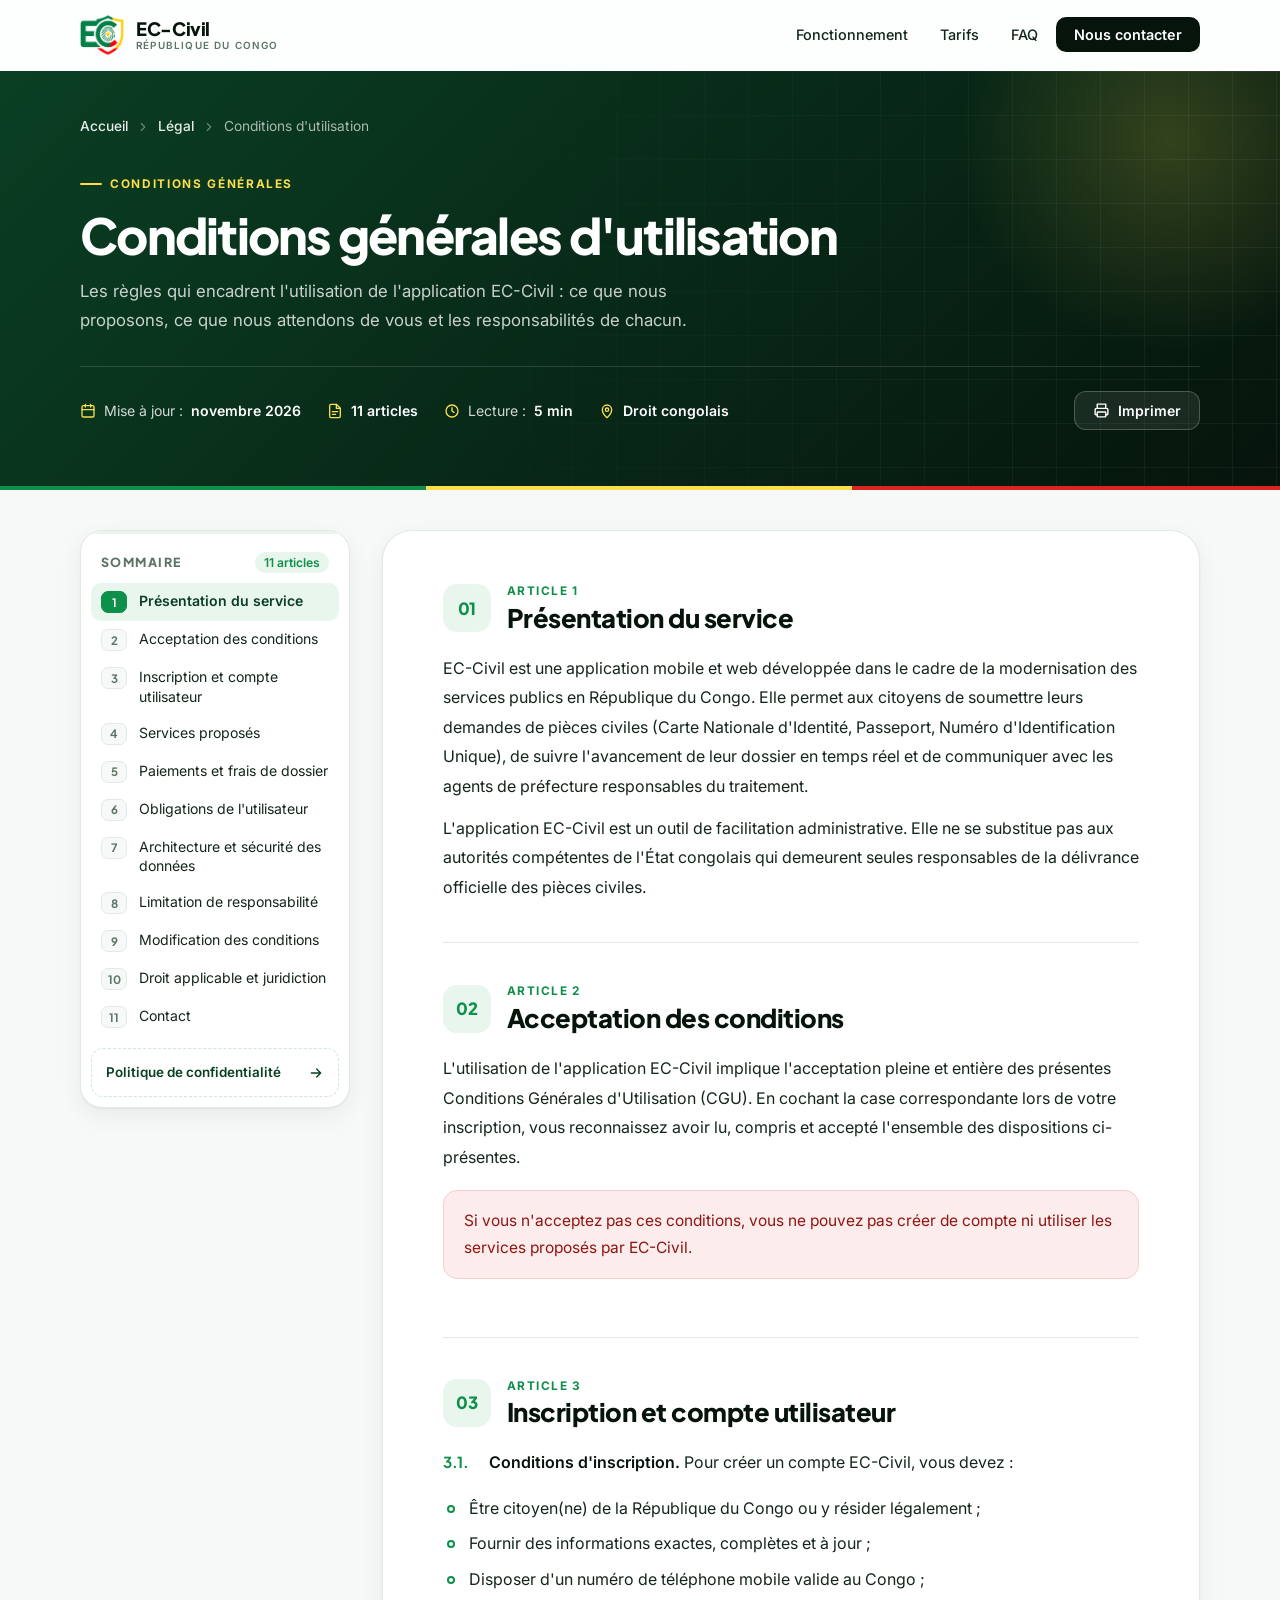
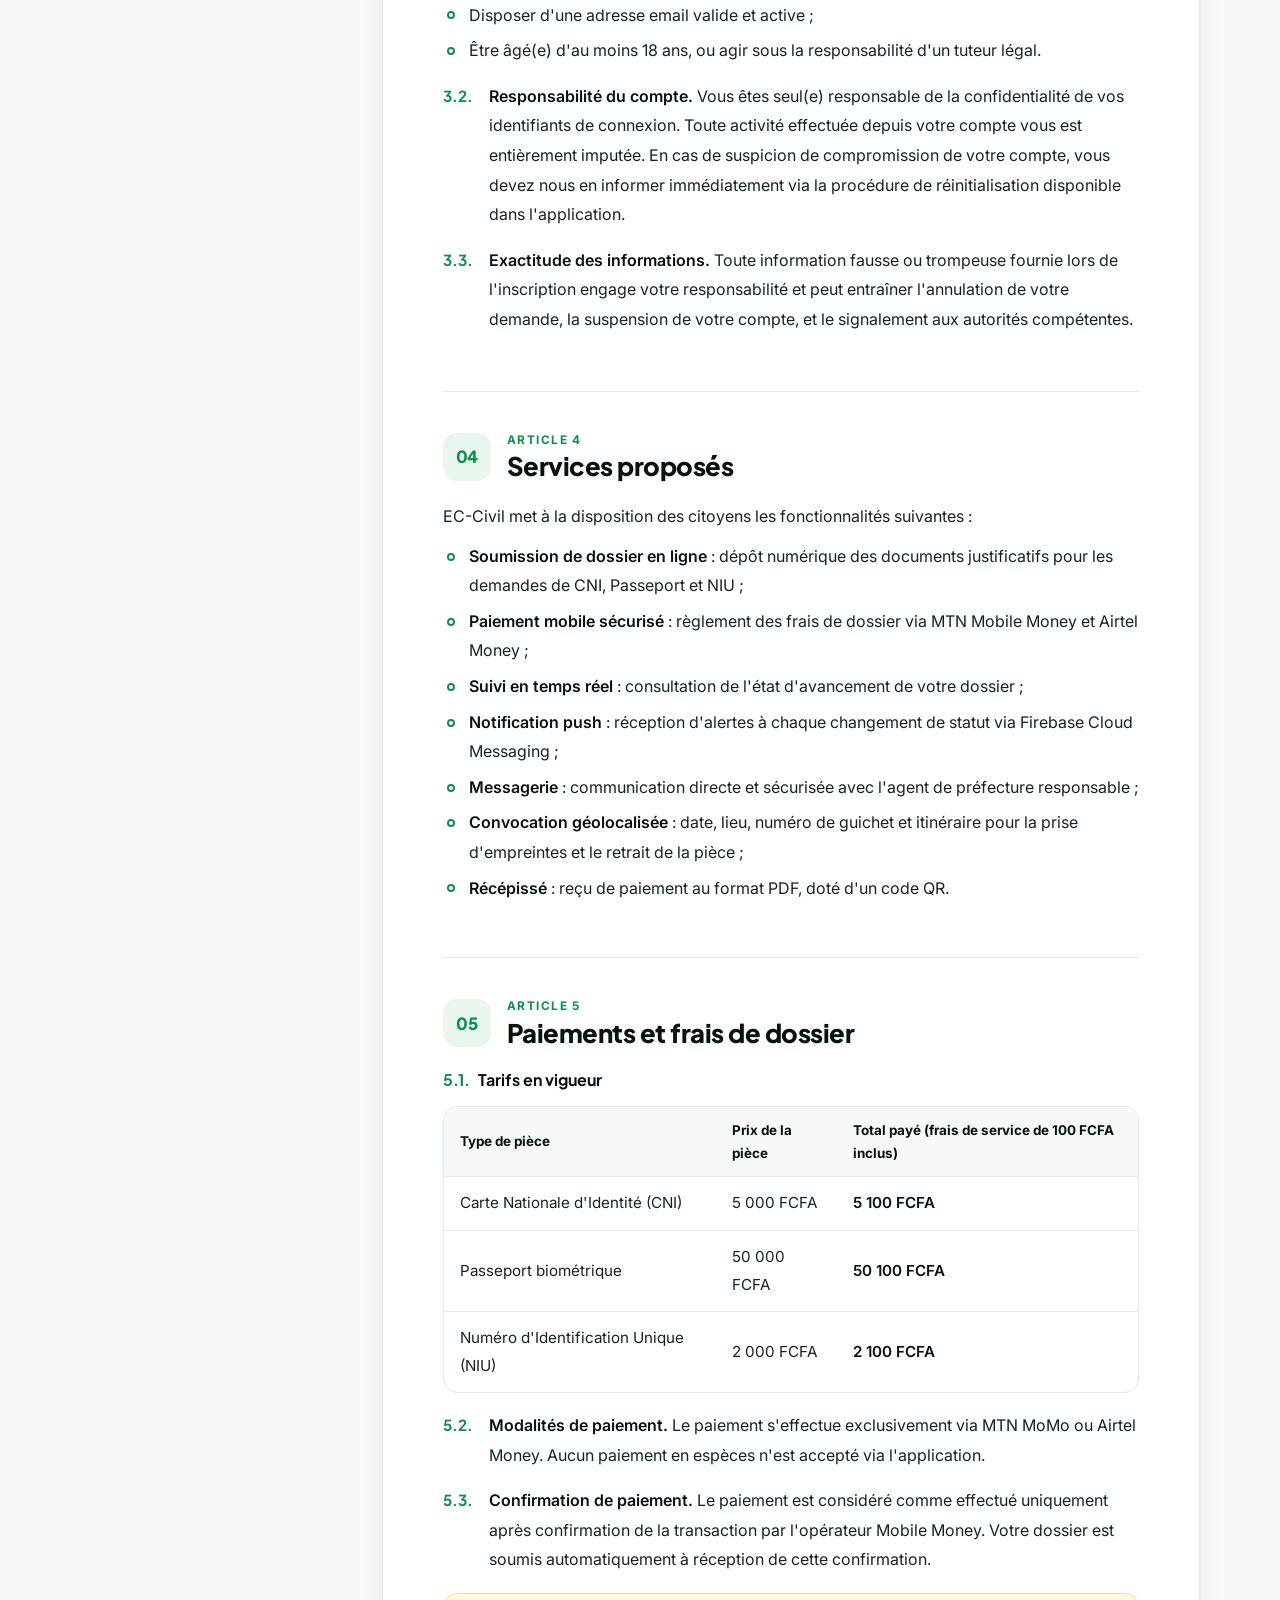
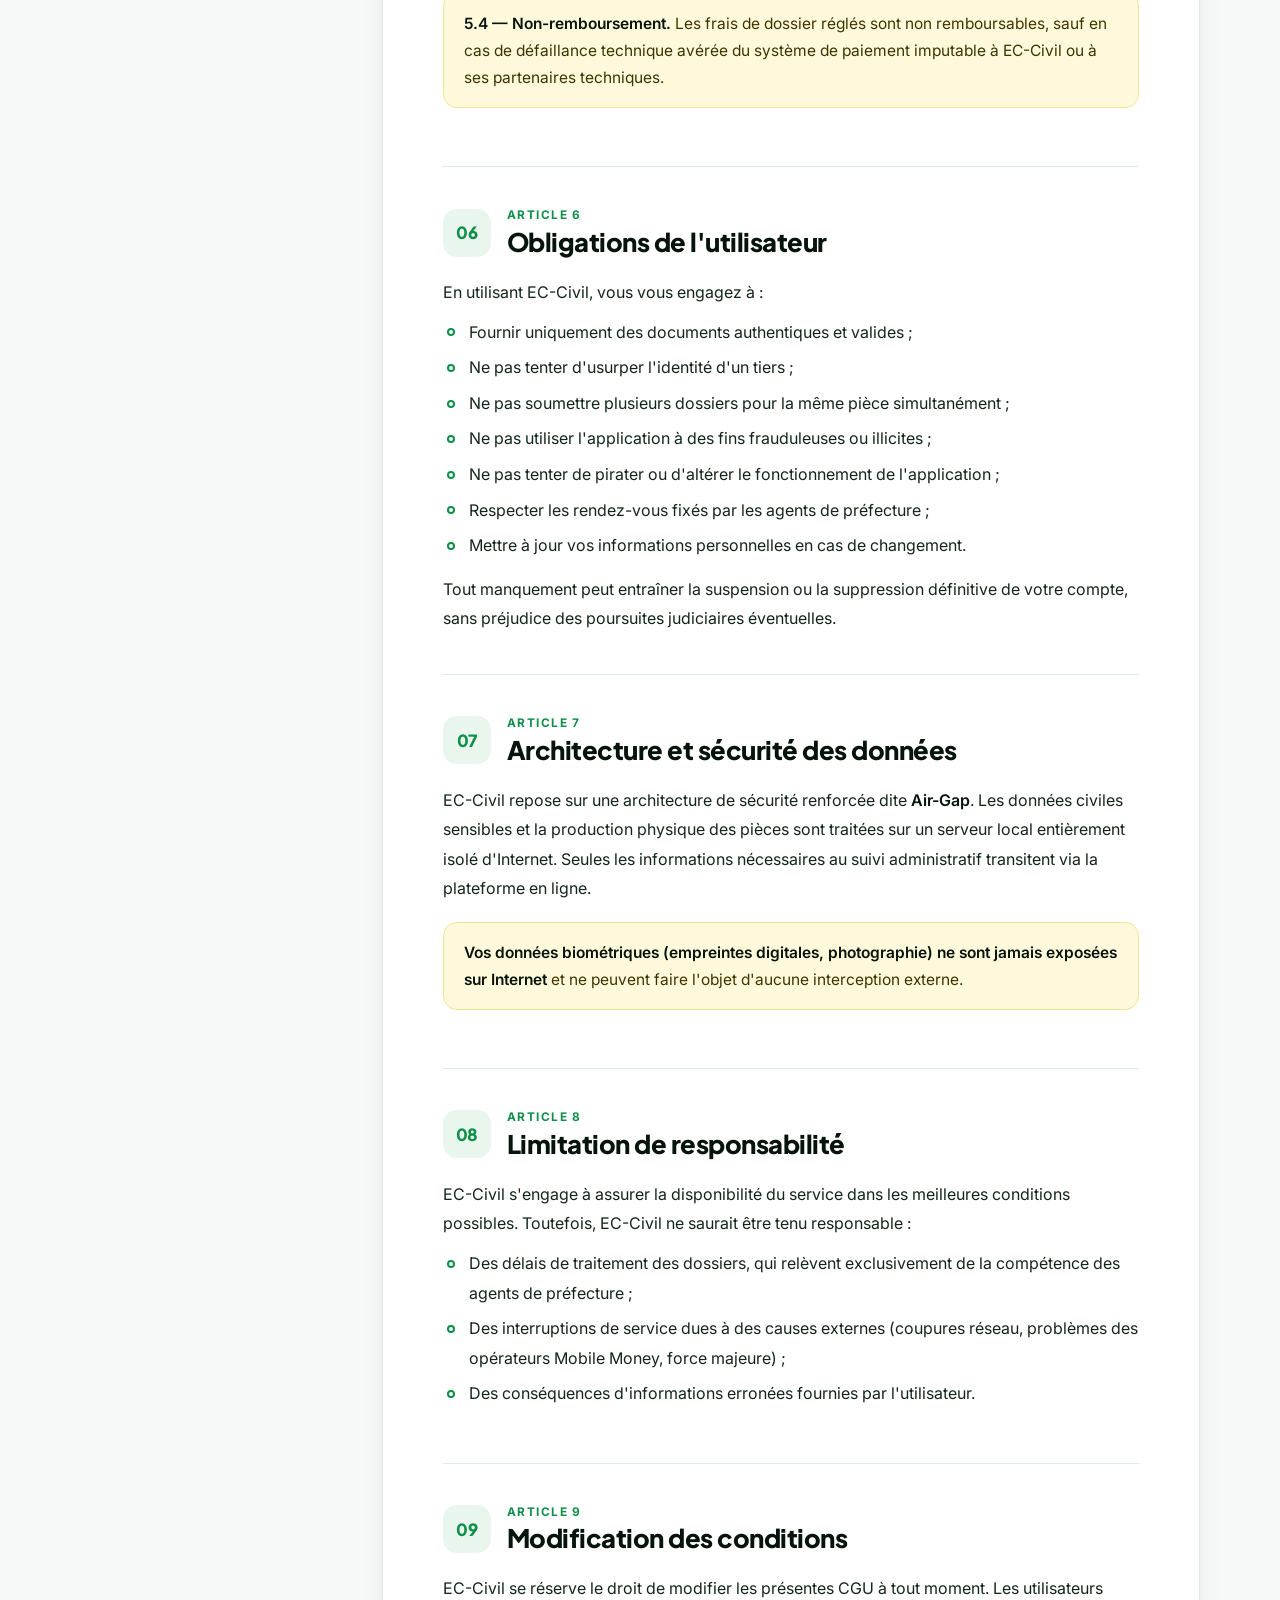
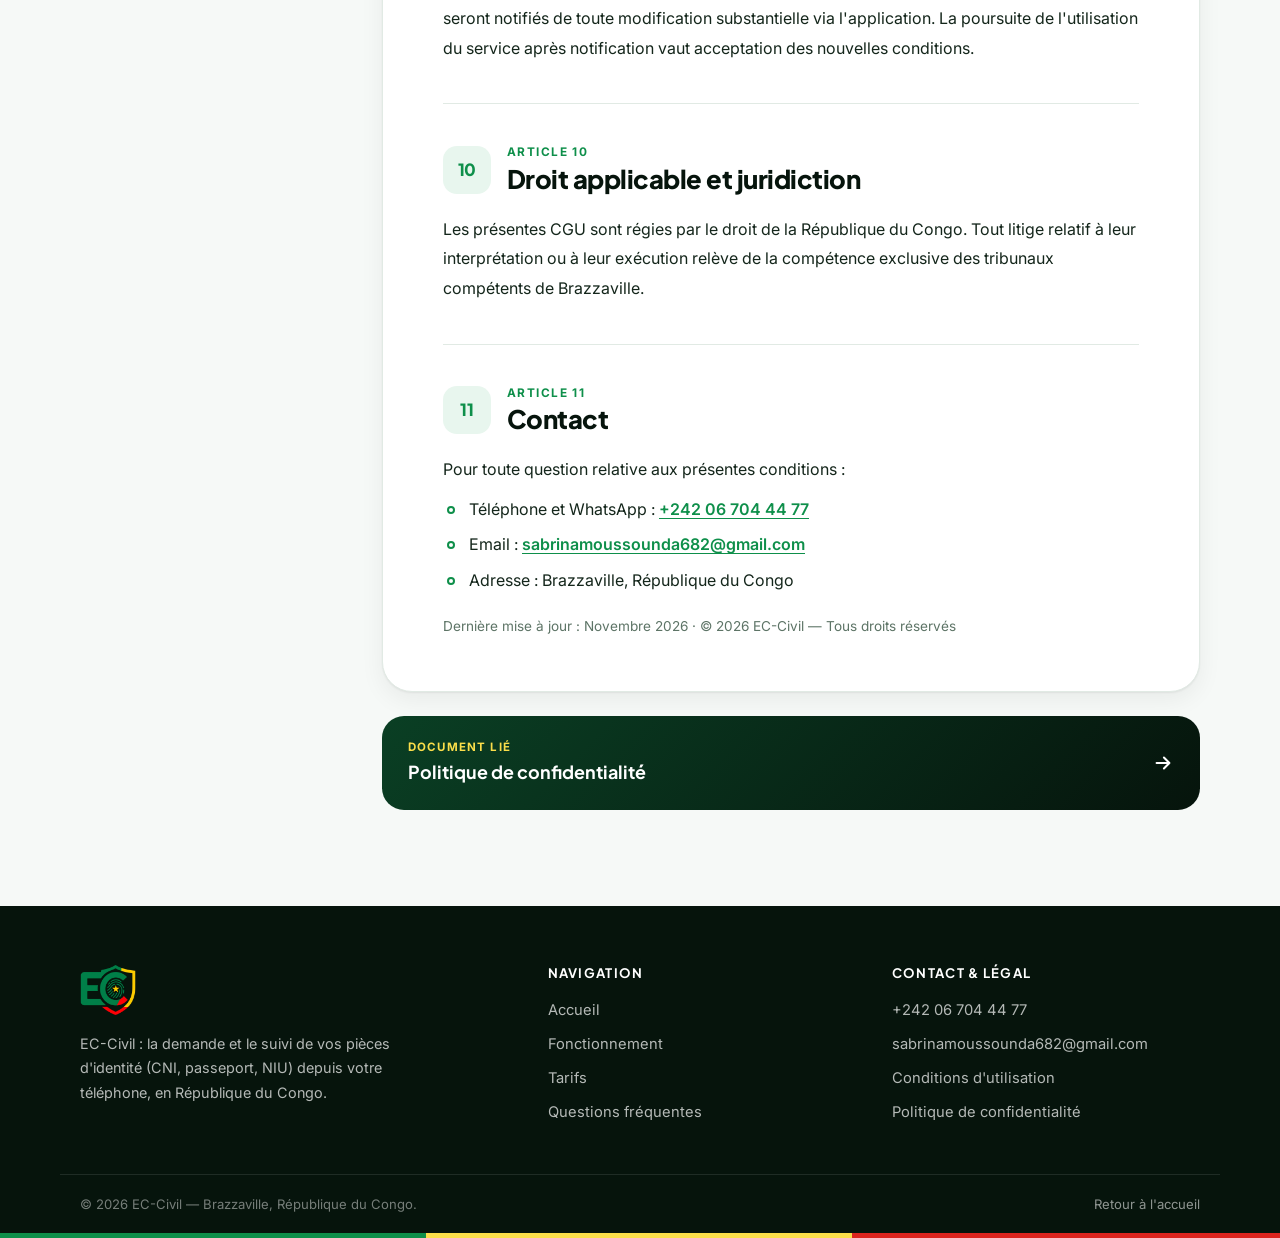
<file: legal.html>
<!DOCTYPE html>
<html lang="fr">
<head>
<meta charset="UTF-8">
<meta name="viewport" content="width=device-width, initial-scale=1">
<meta name="robots" content="noindex">
<title>Documents légaux — EC-Civil</title>
<link rel="icon" type="image/png" href="assets/img/logo.png">
<script>
  // Ancienne adresse : chaque document a désormais sa propre page.
  var doc = new URLSearchParams(location.search).get('doc');
  location.replace(doc === 'confidentialite' ? 'confidentialite.html' : 'conditions.html');
</script>
<noscript><meta http-equiv="refresh" content="0; url=conditions.html"></noscript>
</head>
<body>
<p>Les documents légaux ont déménagé :
  <a href="conditions.html">Conditions d'utilisation</a> ·
  <a href="confidentialite.html">Politique de confidentialité</a>
</p>
</body>
</html>
</file>
<file: assets/css/style.css>
/* ================================================================
   EC-Civil — Site vitrine (design 2026)
   Couleurs du drapeau : vert #0E8F4A · or #FBDE4A · rouge #DC241F
   ================================================================ */
:root{
  --vert:#0E8F4A;--vert-fonce:#0A6B37;--vert-clair:#E8F6EE;--vert-vif:#19C46B;
  --or:#FBDE4A;--or-fonce:#C9A600;--or-clair:#FFF9DB;
  --rouge:#DC241F;--rouge-clair:#FDECEC;
  --encre:#06140C;--encre-2:#0B2216;--encre-3:#123322;
  --texte:#14261B;--muted:#5D7466;--bord:#E1EAE4;--fond:#F6F9F7;--blanc:#fff;
  --r:14px;--r-lg:22px;--r-xl:30px;
  --ombre:0 1px 2px rgba(6,20,12,.06),0 8px 24px rgba(6,20,12,.06);
  --ombre-forte:0 24px 60px rgba(6,20,12,.18);
  --titre:'Plus Jakarta Sans','Inter',system-ui,sans-serif;
  --corps:'Inter',system-ui,sans-serif;
}
*,*::before,*::after{box-sizing:border-box;margin:0;padding:0}
html{scroll-behavior:smooth;font-size:16px;scroll-padding-top:84px}
body{font-family:var(--corps);color:var(--texte);background:var(--blanc);line-height:1.7;-webkit-font-smoothing:antialiased;overflow-x:hidden}
img{max-width:100%;display:block}
a{color:inherit}
.container{max-width:1160px;margin:0 auto;padding:0 20px}
.skip-link{position:absolute;left:-9999px;background:var(--vert);color:#fff;padding:10px 16px;border-radius:0 0 10px 0;z-index:9999;text-decoration:none}
.skip-link:focus{left:0}
:focus-visible{outline:3px solid var(--or);outline-offset:3px;border-radius:6px}

/* ── Bande tricolore ─────────────────────────────── */
.tricolor{height:4px;background:linear-gradient(90deg,var(--vert) 0 33.3%,var(--or) 33.3% 66.6%,var(--rouge) 66.6% 100%)}

/* ── Navigation ──────────────────────────────────── */
.navbar{position:sticky;top:0;z-index:1000;background:rgba(255,255,255,.82);backdrop-filter:saturate(180%) blur(14px);-webkit-backdrop-filter:saturate(180%) blur(14px);border-bottom:1px solid transparent;transition:border-color .2s,box-shadow .2s}
.navbar.scrolled{border-bottom-color:var(--bord);box-shadow:0 6px 24px rgba(6,20,12,.06)}
.nav-inner{display:flex;align-items:center;justify-content:space-between;height:70px;max-width:1160px;margin:0 auto;padding:0 20px;gap:16px}
.nav-brand{display:flex;align-items:center;gap:12px;text-decoration:none;min-width:0}
.nav-brand img{height:44px;width:auto;object-fit:contain}
.nav-brand-text{display:flex;flex-direction:column;line-height:1.1}
.nav-brand-title{font-family:var(--titre);font-size:1.15rem;font-weight:800;color:var(--encre);letter-spacing:-.02em}
.nav-brand-sub{font-size:.62rem;font-weight:600;color:var(--muted);letter-spacing:.12em;text-transform:uppercase}
.nav-links{display:flex;list-style:none;gap:4px;align-items:center}
.nav-links a{text-decoration:none;font-size:.9rem;font-weight:500;color:var(--texte);padding:8px 14px;border-radius:10px;transition:background .18s,color .18s}
.nav-links a:hover,.nav-links a.active{background:var(--vert-clair);color:var(--vert-fonce)}
.nav-links a.btn-nav{background:var(--encre);color:#fff;font-weight:600;padding:9px 18px}
.nav-links a.btn-nav:hover{background:var(--vert)}
.nav-toggle{display:none;background:none;border:1px solid var(--bord);border-radius:10px;cursor:pointer;padding:8px;color:var(--encre)}

/* ── Boutons ─────────────────────────────────────── */
.btn{display:inline-flex;align-items:center;justify-content:center;gap:10px;font-family:var(--titre);font-weight:700;font-size:.98rem;text-decoration:none;padding:14px 24px;border-radius:14px;border:1px solid transparent;cursor:pointer;transition:transform .18s,box-shadow .18s,background .18s;white-space:nowrap}
.btn:hover{transform:translateY(-2px)}
.btn svg{width:18px;height:18px;flex-shrink:0}
.btn-or{background:var(--or);color:var(--encre);box-shadow:0 10px 30px rgba(251,222,74,.25)}
.btn-or:hover{box-shadow:0 14px 36px rgba(251,222,74,.35)}
.btn-verre{background:rgba(255,255,255,.08);color:#fff;border-color:rgba(255,255,255,.2)}
.btn-verre:hover{background:rgba(255,255,255,.14)}
.btn-vert{background:var(--vert);color:#fff}
.btn-vert:hover{background:var(--vert-fonce)}
.btn-contour{background:#fff;color:var(--encre);border-color:var(--bord)}
.btn-contour:hover{border-color:var(--vert);color:var(--vert-fonce)}

/* ── Héros ───────────────────────────────────────── */
.hero{position:relative;overflow:hidden;background:var(--encre);color:#fff;padding:72px 0 88px}
.hero::before{content:'';position:absolute;inset:0;background:
  radial-gradient(600px 420px at 85% 10%,rgba(251,222,74,.16),transparent 60%),
  radial-gradient(700px 520px at 5% 95%,rgba(14,143,74,.35),transparent 60%),
  radial-gradient(500px 360px at 55% 110%,rgba(220,36,31,.14),transparent 60%)}
.hero::after{content:'';position:absolute;inset:0;background-image:linear-gradient(rgba(255,255,255,.035) 1px,transparent 1px),linear-gradient(90deg,rgba(255,255,255,.035) 1px,transparent 1px);background-size:44px 44px;mask-image:radial-gradient(ellipse at 50% 40%,#000 30%,transparent 75%);-webkit-mask-image:radial-gradient(ellipse at 50% 40%,#000 30%,transparent 75%)}
.hero-inner{position:relative;z-index:1;display:grid;grid-template-columns:1.1fr .9fr;gap:56px;align-items:center}
.badge{display:inline-flex;align-items:center;gap:10px;background:rgba(251,222,74,.1);border:1px solid rgba(251,222,74,.3);border-radius:100px;padding:6px 14px 6px 10px;font-size:.76rem;font-weight:600;color:var(--or);letter-spacing:.05em;text-transform:uppercase;margin-bottom:22px}
.badge-point{width:8px;height:8px;border-radius:50%;background:var(--or);box-shadow:0 0 0 0 rgba(251,222,74,.6);animation:onde 2s infinite}
@keyframes onde{0%{box-shadow:0 0 0 0 rgba(251,222,74,.6)}100%{box-shadow:0 0 0 12px rgba(251,222,74,0)}}
.hero h1{font-family:var(--titre);font-size:clamp(2.2rem,5.2vw,3.7rem);font-weight:800;line-height:1.04;letter-spacing:-.035em;margin-bottom:20px}
.hero h1 .degrade{background:linear-gradient(90deg,var(--or),#FFE98C 45%,var(--vert-vif));-webkit-background-clip:text;background-clip:text;color:transparent}
.hero-desc{font-size:1.08rem;color:rgba(255,255,255,.74);max-width:560px;margin-bottom:30px}
.hero-actions{display:flex;flex-wrap:wrap;gap:12px;margin-bottom:34px}
.hero-confiance{display:flex;flex-wrap:wrap;gap:10px 22px;font-size:.84rem;color:rgba(255,255,255,.66)}
.hero-confiance span{display:inline-flex;align-items:center;gap:8px}
.hero-confiance svg{width:16px;height:16px;color:var(--vert-vif)}

/* Maquette de téléphone (HTML/CSS) */
.telephone-zone{position:relative;display:flex;justify-content:center}
.telephone-zone .halo{position:absolute;width:360px;height:360px;border-radius:50%;background:radial-gradient(circle,rgba(14,143,74,.45),transparent 65%);filter:blur(10px);top:50%;left:50%;transform:translate(-50%,-50%)}
.telephone{position:relative;width:300px;border-radius:44px;padding:12px;background:linear-gradient(160deg,#2A3A31,#0D1A13);box-shadow:var(--ombre-forte),inset 0 0 0 1px rgba(255,255,255,.08);transform:rotate(-2deg)}
.ecran{border-radius:34px;overflow:hidden;background:linear-gradient(180deg,#0B2216,#06140C);padding:18px 16px 20px;min-height:560px;position:relative}
.ecran-encoche{width:96px;height:24px;background:#000;border-radius:0 0 16px 16px;margin:-18px auto 14px}
.ecran-entete{display:flex;align-items:center;justify-content:space-between;margin-bottom:14px}
.ecran-entete small{font-size:.66rem;color:rgba(255,255,255,.5);letter-spacing:.08em;text-transform:uppercase}
.ecran-entete strong{display:block;font-family:var(--titre);font-size:1rem}
.ecran-pastille{width:38px;height:38px;border-radius:12px;background:#fff;display:grid;place-items:center;padding:4px}
.ecran-pastille img{width:100%;height:100%;object-fit:contain}
.carte-doc{border-radius:18px;padding:14px;background:linear-gradient(135deg,#118C4C,#0A5E33);margin-bottom:12px;position:relative;overflow:hidden}
.carte-doc::after{content:'';position:absolute;right:-30px;top:-30px;width:110px;height:110px;border-radius:50%;background:rgba(251,222,74,.18)}
.carte-doc small{font-size:.62rem;letter-spacing:.1em;text-transform:uppercase;color:rgba(255,255,255,.7)}
.carte-doc b{display:block;font-family:var(--titre);font-size:1.05rem;margin:2px 0 8px}
.etat{display:inline-flex;align-items:center;gap:6px;font-size:.68rem;font-weight:700;background:rgba(255,255,255,.16);padding:4px 10px;border-radius:100px}
.etat i{width:7px;height:7px;border-radius:50%;background:var(--or)}
.ligne-temps{list-style:none;margin:6px 0 12px;padding:12px;border-radius:16px;background:rgba(255,255,255,.05);border:1px solid rgba(255,255,255,.07)}
.ligne-temps li{display:flex;gap:10px;align-items:flex-start;font-size:.72rem;color:rgba(255,255,255,.62);padding:5px 0;position:relative}
.ligne-temps li b{display:block;color:#fff;font-weight:600;font-size:.76rem}
.ligne-temps .pt{width:12px;height:12px;border-radius:50%;flex-shrink:0;margin-top:3px;border:2px solid rgba(255,255,255,.25)}
.ligne-temps .ok .pt{background:var(--vert-vif);border-color:var(--vert-vif)}
.ligne-temps .encours .pt{background:var(--or);border-color:var(--or);box-shadow:0 0 0 4px rgba(251,222,74,.18)}
.mini-carte{border-radius:16px;height:96px;position:relative;overflow:hidden;background:
  linear-gradient(115deg,transparent 46%,rgba(255,255,255,.12) 47% 49%,transparent 50%),
  linear-gradient(35deg,transparent 58%,rgba(255,255,255,.1) 59% 61%,transparent 62%),
  linear-gradient(160deg,#173C29,#0F2A1C)}
.mini-carte .epingle{position:absolute;left:58%;top:28%;width:22px;height:22px;background:var(--rouge);border-radius:50% 50% 50% 0;transform:rotate(-45deg);box-shadow:0 6px 14px rgba(0,0,0,.4)}
.mini-carte .epingle::after{content:'';position:absolute;inset:6px;background:#fff;border-radius:50%}
.mini-carte .guichet{position:absolute;left:10px;bottom:10px;font-size:.66rem;font-weight:700;background:var(--or);color:var(--encre);padding:4px 9px;border-radius:8px}
.notif-flottante{position:absolute;right:-28px;top:90px;background:#fff;color:var(--encre);border-radius:16px;padding:10px 14px;box-shadow:var(--ombre-forte);display:flex;gap:10px;align-items:center;font-size:.76rem;max-width:220px;animation:flotte 5s ease-in-out infinite}
.notif-flottante .ic{width:30px;height:30px;border-radius:10px;background:var(--vert-clair);color:var(--vert);display:grid;place-items:center;flex-shrink:0}
.notif-flottante b{display:block;font-size:.78rem}
@keyframes flotte{0%,100%{transform:translateY(0)}50%{transform:translateY(-8px)}}

/* ── Chiffres clés ───────────────────────────────── */
.chiffres{margin-top:-44px;position:relative;z-index:2}
.chiffres-grille{display:grid;grid-template-columns:repeat(4,1fr);background:#fff;border:1px solid var(--bord);border-radius:var(--r-lg);box-shadow:var(--ombre);overflow:hidden}
.chiffre{padding:22px 20px;border-right:1px solid var(--bord)}
.chiffre:last-child{border-right:none}
.chiffre b{display:block;font-family:var(--titre);font-size:1.7rem;font-weight:800;color:var(--encre);letter-spacing:-.03em}
.chiffre span{font-size:.86rem;color:var(--muted)}

/* ── Sections ────────────────────────────────────── */
section{padding:96px 0}
.section-fond{background:var(--fond)}
.sur-titre{display:inline-flex;align-items:center;gap:8px;font-size:.76rem;font-weight:700;letter-spacing:.12em;text-transform:uppercase;color:var(--vert);margin-bottom:12px}
.sur-titre::before{content:'';width:18px;height:3px;border-radius:3px;background:linear-gradient(90deg,var(--vert),var(--or),var(--rouge))}
.section-titre{font-family:var(--titre);font-size:clamp(1.75rem,3.4vw,2.6rem);font-weight:800;color:var(--encre);letter-spacing:-.03em;line-height:1.12;margin-bottom:14px}
.section-desc{font-size:1.04rem;color:var(--muted);max-width:640px;margin-bottom:44px}
.entete-centre{text-align:center}
.entete-centre .section-desc{margin-left:auto;margin-right:auto}

/* ── Étapes ──────────────────────────────────────── */
.etapes{display:grid;grid-template-columns:repeat(3,1fr);gap:18px;counter-reset:etape}
.etape{position:relative;background:#fff;border:1px solid var(--bord);border-radius:var(--r-lg);padding:26px 24px 24px;box-shadow:var(--ombre);transition:transform .2s,border-color .2s}
.etape:hover{transform:translateY(-4px);border-color:rgba(14,143,74,.35)}
.etape-num{display:flex;align-items:center;justify-content:space-between;margin-bottom:16px}
.etape-num span{font-family:var(--titre);font-size:.82rem;font-weight:800;color:var(--vert);background:var(--vert-clair);padding:5px 11px;border-radius:100px}
.etape-num svg{width:28px;height:28px;color:var(--encre);opacity:.85}
.etape h3{font-family:var(--titre);font-size:1.12rem;font-weight:700;color:var(--encre);margin-bottom:8px;letter-spacing:-.01em}
.etape p{font-size:.93rem;color:var(--muted)}
.etape ul{list-style:none;margin-top:10px}
.etape li{font-size:.88rem;color:var(--texte);padding-left:20px;position:relative;margin-top:4px}
.etape li::before{content:'';position:absolute;left:4px;top:10px;width:7px;height:7px;border-radius:50%;background:var(--vert)}

/* ── Tarifs ──────────────────────────────────────── */
.tarifs{display:grid;grid-template-columns:repeat(3,1fr);gap:20px;align-items:stretch}
.tarif{position:relative;display:flex;flex-direction:column;background:#fff;border:1px solid var(--bord);border-radius:var(--r-xl);padding:28px;box-shadow:var(--ombre);overflow:hidden}
.tarif::before{content:'';position:absolute;left:0;right:0;top:0;height:5px;background:var(--accent,var(--vert))}
.tarif.cni{--accent:var(--vert)} .tarif.passeport{--accent:var(--rouge)} .tarif.niu{--accent:var(--or-fonce)}
.tarif-entete{display:flex;align-items:center;gap:14px;margin-bottom:18px}
.tarif-icone{width:48px;height:48px;border-radius:14px;display:grid;place-items:center;background:color-mix(in srgb,var(--accent) 12%,#fff);color:var(--accent);flex-shrink:0}
.tarif-icone svg{width:24px;height:24px}
.tarif-entete small{display:block;font-size:.72rem;font-weight:700;letter-spacing:.1em;text-transform:uppercase;color:var(--accent)}
.tarif-entete h3{font-family:var(--titre);font-size:1.08rem;font-weight:700;color:var(--encre);line-height:1.25}
.tarif-prix{display:flex;align-items:baseline;gap:8px;margin-bottom:4px}
.tarif-prix b{font-family:var(--titre);font-size:2.6rem;font-weight:800;color:var(--encre);letter-spacing:-.04em;line-height:1}
.tarif-prix span{font-weight:700;color:var(--muted)}
.tarif-total{font-size:.86rem;color:var(--muted);margin-bottom:18px}
.tarif-total strong{color:var(--encre)}
.tarif-infos{display:grid;grid-template-columns:1fr 1fr;gap:10px;margin-bottom:18px}
.tarif-infos div{background:var(--fond);border-radius:12px;padding:10px 12px}
.tarif-infos small{display:block;font-size:.7rem;color:var(--muted);text-transform:uppercase;letter-spacing:.06em;font-weight:600}
.tarif-infos b{font-size:.92rem;color:var(--encre)}
.tarif h4{font-size:.82rem;font-weight:700;color:var(--encre);margin-bottom:8px;text-transform:uppercase;letter-spacing:.06em}
.tarif ul{list-style:none;margin-bottom:6px}
.tarif li{font-size:.88rem;color:var(--texte);padding-left:22px;position:relative;margin-bottom:6px;line-height:1.5}
.tarif li::before{content:'';position:absolute;left:2px;top:5px;width:12px;height:12px;border-radius:4px;background:color-mix(in srgb,var(--accent) 18%,#fff);border:2px solid var(--accent)}
.note{margin-top:22px;display:flex;gap:12px;align-items:flex-start;background:var(--or-clair);border:1px solid #F3E39A;border-radius:var(--r);padding:14px 18px;font-size:.88rem;color:#4D4200}
.note svg{width:20px;height:20px;flex-shrink:0;margin-top:2px;color:var(--or-fonce)}

/* ── Statuts ─────────────────────────────────────── */
.statuts{display:grid;grid-template-columns:repeat(4,1fr);gap:14px}
.statut{background:#fff;border:1px solid var(--bord);border-radius:var(--r);padding:16px 16px 14px}
.statut-etiquette{display:inline-flex;align-items:center;gap:8px;font-size:.74rem;font-weight:800;letter-spacing:.05em;text-transform:uppercase;padding:5px 10px;border-radius:100px;margin-bottom:8px;background:color-mix(in srgb,var(--c) 12%,#fff);color:var(--c)}
.statut-etiquette i{width:8px;height:8px;border-radius:50%;background:var(--c)}
.statut p{font-size:.86rem;color:var(--muted);line-height:1.55}

/* ── Fonctionnalités (bento) ─────────────────────── */
.bento{display:grid;grid-template-columns:repeat(6,1fr);gap:16px}
.tuile{grid-column:span 2;background:#fff;border:1px solid var(--bord);border-radius:var(--r-lg);padding:24px;box-shadow:var(--ombre);position:relative;overflow:hidden}
.tuile.large{grid-column:span 3}
.tuile.sombre{background:linear-gradient(150deg,var(--encre-3),var(--encre));color:#fff;border-color:transparent}
.tuile.sombre p{color:rgba(255,255,255,.7)}
.tuile.sombre h3{color:#fff}
.tuile-icone{width:44px;height:44px;border-radius:13px;display:grid;place-items:center;background:var(--vert-clair);color:var(--vert);margin-bottom:16px}
.tuile.sombre .tuile-icone{background:rgba(251,222,74,.14);color:var(--or)}
.tuile-icone svg{width:22px;height:22px}
.tuile h3{font-family:var(--titre);font-size:1.08rem;font-weight:700;color:var(--encre);margin-bottom:6px}
.tuile p{font-size:.92rem;color:var(--muted)}
.puces-mini{display:flex;flex-wrap:wrap;gap:8px;margin-top:14px}
.puces-mini span{font-size:.76rem;font-weight:600;padding:5px 10px;border-radius:100px;background:rgba(255,255,255,.08);border:1px solid rgba(255,255,255,.14)}
.tuile:not(.sombre) .puces-mini span{background:var(--fond);border-color:var(--bord);color:var(--texte)}

/* ── Espaces ─────────────────────────────────────── */
.espaces{display:grid;grid-template-columns:repeat(3,1fr);gap:18px}
.espace{border-radius:var(--r-xl);padding:28px;color:#fff;position:relative;overflow:hidden;min-height:100%}
.espace.citoyen{background:linear-gradient(150deg,#118C4C,#075A2E)}
.espace.agent{background:linear-gradient(150deg,#3A3005,#1B1702);border:1px solid rgba(251,222,74,.25)}
.espace.admin{background:linear-gradient(150deg,#5E1513,#2A0807)}
.espace::after{content:'';position:absolute;right:-60px;bottom:-60px;width:180px;height:180px;border-radius:50%;background:rgba(255,255,255,.07)}
.espace small{font-size:.72rem;font-weight:700;letter-spacing:.12em;text-transform:uppercase;opacity:.75}
.espace h3{font-family:var(--titre);font-size:1.35rem;font-weight:800;margin:4px 0 14px}
.espace.agent h3,.espace.agent small{color:var(--or)}
.espace ul{list-style:none;position:relative;z-index:1}
.espace li{font-size:.92rem;padding-left:22px;position:relative;margin-bottom:9px;color:rgba(255,255,255,.86);line-height:1.5}
.espace li::before{content:'';position:absolute;left:2px;top:8px;width:8px;height:8px;border-radius:50%;background:currentColor;opacity:.8}

/* ── Sécurité ────────────────────────────────────── */
.securite-grille{display:grid;grid-template-columns:repeat(3,1fr);gap:16px}
.securite-item{background:#fff;border:1px solid var(--bord);border-radius:var(--r-lg);padding:22px}
.securite-item h4{display:flex;align-items:center;gap:10px;font-family:var(--titre);font-size:1rem;font-weight:700;color:var(--encre);margin-bottom:6px}
.securite-item h4 svg{width:20px;height:20px;color:var(--vert);flex-shrink:0}
.securite-item p{font-size:.9rem;color:var(--muted)}
.bandeau-airgap{margin-top:22px;display:flex;gap:20px;align-items:flex-start;padding:26px;border-radius:var(--r-lg);background:linear-gradient(135deg,var(--encre-2),var(--encre));color:#fff}
.bandeau-airgap .ic{width:52px;height:52px;border-radius:16px;background:rgba(251,222,74,.14);color:var(--or);display:grid;place-items:center;flex-shrink:0}
.bandeau-airgap .ic svg{width:26px;height:26px}
.bandeau-airgap h3{font-family:var(--titre);font-size:1.12rem;margin-bottom:6px}
.bandeau-airgap p{font-size:.92rem;color:rgba(255,255,255,.72)}

/* ── FAQ ─────────────────────────────────────────── */
.faq{max-width:820px;margin:0 auto}
.faq details{background:#fff;border:1px solid var(--bord);border-radius:var(--r);margin-bottom:12px;transition:border-color .2s,box-shadow .2s}
.faq details[open]{border-color:rgba(14,143,74,.4);box-shadow:var(--ombre)}
.faq summary{list-style:none;cursor:pointer;padding:18px 54px 18px 20px;font-family:var(--titre);font-weight:700;color:var(--encre);position:relative;font-size:1rem}
.faq summary::-webkit-details-marker{display:none}
.faq summary::after{content:'+';position:absolute;right:18px;top:50%;transform:translateY(-50%);width:26px;height:26px;border-radius:8px;background:var(--vert-clair);color:var(--vert);display:grid;place-items:center;font-size:1.2rem;font-weight:600;transition:transform .2s}
.faq details[open] summary::after{content:'−'}
.faq details p{padding:0 20px 18px;font-size:.95rem;color:var(--muted)}

/* ── Documents légaux (accueil) ──────────────────── */
.legal-cartes{display:grid;grid-template-columns:1fr 1fr;gap:18px}
.legal-carte{display:flex;gap:18px;align-items:flex-start;background:#fff;border:1px solid var(--bord);border-radius:var(--r-lg);padding:26px;box-shadow:var(--ombre);text-decoration:none;color:var(--texte);transition:transform .2s,border-color .2s}
.legal-carte:hover{transform:translateY(-4px);border-color:rgba(14,143,74,.4)}
.legal-icone{width:52px;height:52px;border-radius:16px;display:grid;place-items:center;background:var(--vert-clair);color:var(--vert);flex-shrink:0}
.legal-icone svg{width:26px;height:26px}
.legal-texte{display:flex;flex-direction:column;gap:4px}
.legal-texte small{font-size:.72rem;font-weight:700;letter-spacing:.08em;text-transform:uppercase;color:var(--muted)}
.legal-texte b{font-family:var(--titre);font-size:1.15rem;color:var(--encre)}
.legal-texte span{font-size:.92rem;color:var(--muted)}
.legal-texte em{font-style:normal;font-weight:700;color:var(--vert);margin-top:6px}

/* ── Contact ─────────────────────────────────────── */
.contact-bloc{display:grid;grid-template-columns:1fr 1.1fr;gap:28px;align-items:stretch;background:linear-gradient(150deg,var(--encre-3),var(--encre));border-radius:var(--r-xl);padding:40px;color:#fff;position:relative;overflow:hidden}
.contact-bloc::before{content:'';position:absolute;right:-120px;top:-120px;width:340px;height:340px;border-radius:50%;background:radial-gradient(circle,rgba(251,222,74,.18),transparent 65%)}
.contact-bloc .section-titre{color:#fff}
.contact-bloc .section-desc{color:rgba(255,255,255,.7);margin-bottom:24px}
.contact-bloc .sur-titre{color:var(--or)}
.contact-liste{display:grid;gap:12px;position:relative;z-index:1}
.contact-carte{display:flex;align-items:center;gap:16px;padding:16px 18px;border-radius:18px;background:rgba(255,255,255,.06);border:1px solid rgba(255,255,255,.12);text-decoration:none;color:#fff;transition:background .2s,transform .2s}
.contact-carte:hover{background:rgba(255,255,255,.11);transform:translateX(4px)}
.contact-carte .ic{width:46px;height:46px;border-radius:14px;display:grid;place-items:center;flex-shrink:0}
.contact-carte .ic svg{width:22px;height:22px}
.contact-carte small{display:block;font-size:.74rem;letter-spacing:.08em;text-transform:uppercase;color:rgba(255,255,255,.6);font-weight:600}
.contact-carte b{font-size:1.02rem;word-break:break-word}
.ic-vert{background:rgba(25,196,107,.16);color:var(--vert-vif)}
.ic-or{background:rgba(251,222,74,.16);color:var(--or)}
.ic-rouge{background:rgba(220,36,31,.2);color:#FF8A86}

/* ── Pied de page ────────────────────────────────── */
footer{background:var(--encre);color:rgba(255,255,255,.7);padding:56px 0 0}
.footer-inner{display:grid;grid-template-columns:1.4fr 1fr 1fr;gap:36px;max-width:1160px;margin:0 auto;padding:0 20px 40px}
.footer-brand img{height:56px;width:auto;margin-bottom:14px}
.footer-brand p{font-size:.9rem;max-width:340px}
.footer-col h4{font-family:var(--titre);font-size:.82rem;letter-spacing:.1em;text-transform:uppercase;color:#fff;margin-bottom:14px}
.footer-col ul{list-style:none}
.footer-col li{margin-bottom:9px;font-size:.92rem}
.footer-col a{text-decoration:none;color:rgba(255,255,255,.7)}
.footer-col a:hover{color:var(--or)}
.footer-bottom{display:flex;justify-content:space-between;gap:12px;flex-wrap:wrap;border-top:1px solid rgba(255,255,255,.1);padding:18px 20px;font-size:.82rem;color:rgba(255,255,255,.45);max-width:1160px;margin:0 auto}
.footer-bottom a{color:rgba(255,255,255,.55);text-decoration:none}
.footer-tricolor{height:5px;background:linear-gradient(90deg,var(--vert) 0 33.3%,var(--or) 33.3% 66.6%,var(--rouge) 66.6% 100%)}

/* ── Apparition au défilement ────────────────────── */
.apparait{opacity:0;transform:translateY(22px);transition:opacity .6s ease,transform .6s ease}
.apparait.visible{opacity:1;transform:none}
@media (prefers-reduced-motion:reduce){.apparait{opacity:1;transform:none;transition:none}.notif-flottante,.badge-point{animation:none}}

/* ── Pages « Conditions » et « Confidentialité » ──────
   Sommaire à côté, texte sur une feuille blanche.
   Vert pour les conditions, bleu pour la confidentialité. */
.page-doc{--accent:var(--vert);--accent-fonce:#0A3F24;--accent-nuit:#06140C;--accent-clair:var(--vert-clair);--accent-trait:#CFE6D8;background:var(--fond)}
.page-doc.doc-conf{--accent:#1D4E9E;--accent-fonce:#123A78;--accent-nuit:#071530;--accent-clair:#EAF1FC;--accent-trait:#CCDAF1}

/* En-tête */
.doc-hero{position:relative;overflow:hidden;color:#fff;padding:44px 0 56px;background:linear-gradient(135deg,var(--accent-fonce) 0%,var(--accent-nuit) 100%)}
.doc-hero::before{content:'';position:absolute;inset:0;background-image:linear-gradient(rgba(255,255,255,.05) 1px,transparent 1px),linear-gradient(90deg,rgba(255,255,255,.05) 1px,transparent 1px);background-size:44px 44px;-webkit-mask-image:linear-gradient(100deg,transparent 30%,#000 90%);mask-image:linear-gradient(100deg,transparent 30%,#000 90%);pointer-events:none}
.doc-hero::after{content:'';position:absolute;right:-120px;top:-160px;width:460px;height:460px;border-radius:50%;background:radial-gradient(circle,rgba(251,222,74,.18),transparent 65%);pointer-events:none}
.doc-hero .container{position:relative;z-index:1}
.fil-ariane{display:flex;align-items:center;gap:8px;font-size:.86rem;color:rgba(255,255,255,.65);margin-bottom:28px}
.fil-ariane a{color:rgba(255,255,255,.9);text-decoration:none;font-weight:500}
.fil-ariane a:hover{color:#fff;text-decoration:underline;text-underline-offset:3px}
.fil-ariane svg{width:14px;height:14px;opacity:.6}
.doc-hero-sur{display:inline-flex;align-items:center;gap:8px;font-size:.74rem;font-weight:700;letter-spacing:.14em;text-transform:uppercase;color:var(--or);margin-bottom:14px}
.doc-hero-sur::before{content:'';width:22px;height:2px;background:var(--or);border-radius:2px}
.doc-hero h1{font-family:var(--titre);font-size:clamp(2rem,4.4vw,3.1rem);font-weight:800;letter-spacing:-.035em;line-height:1.1;margin-bottom:14px;max-width:760px}
.doc-hero-intro{font-size:1.05rem;color:rgba(255,255,255,.78);max-width:640px;line-height:1.7}
.doc-hero-bas{display:flex;flex-wrap:wrap;align-items:center;justify-content:space-between;gap:18px;margin-top:32px;padding-top:24px;border-top:1px solid rgba(255,255,255,.14)}
.doc-meta{display:flex;flex-wrap:wrap;gap:8px 26px;list-style:none}
.doc-meta li{display:flex;align-items:center;gap:8px;font-size:.88rem;color:rgba(255,255,255,.82)}
.doc-meta svg{width:16px;height:16px;color:var(--or);flex-shrink:0}
.doc-meta b{color:#fff;font-weight:600}
.btn-imprimer{display:inline-flex;align-items:center;gap:8px;background:rgba(255,255,255,.08);color:#fff;border:1px solid rgba(255,255,255,.22);border-radius:12px;padding:10px 18px;font:600 .88rem var(--corps);cursor:pointer;transition:background .2s,border-color .2s}
.btn-imprimer:hover{background:rgba(255,255,255,.16);border-color:rgba(255,255,255,.4)}
.btn-imprimer svg{width:17px;height:17px}

/* Mise en page : sommaire + feuille */
.doc-corps{max-width:1160px;margin:0 auto;padding:40px 20px 96px;display:grid;grid-template-columns:270px minmax(0,1fr);gap:32px;align-items:start}

.sommaire{position:sticky;top:92px;background:#fff;border:1px solid var(--bord);border-radius:var(--r-lg);box-shadow:var(--ombre);overflow:hidden}
.sommaire-progres{height:3px;background:var(--accent-clair)}
.sommaire-progres span{display:block;height:100%;width:0;background:var(--accent);transition:width .15s linear}
.sommaire-titre{display:flex;align-items:center;justify-content:space-between;padding:18px 20px 10px;font-family:var(--titre);font-size:.78rem;font-weight:800;letter-spacing:.12em;text-transform:uppercase;color:var(--muted)}
.sommaire-titre small{font:600 .76rem var(--corps);letter-spacing:0;text-transform:none;color:var(--accent);background:var(--accent-clair);padding:3px 9px;border-radius:100px}
.sommaire-bouton{display:none}
.sommaire nav{max-height:calc(100vh - 200px);overflow-y:auto;padding:0 10px 12px}
.sommaire ol{list-style:none;margin:0;padding:0}
.sommaire li a{display:grid;grid-template-columns:28px 1fr;gap:10px;align-items:start;padding:8px 10px;border-radius:10px;color:var(--texte);text-decoration:none;font-size:.88rem;line-height:1.4;transition:background .15s,color .15s}
.sommaire li a span{display:grid;place-items:center;width:26px;height:22px;border-radius:7px;background:var(--fond);border:1px solid var(--bord);font:700 .72rem var(--titre);color:var(--muted);transition:all .15s}
.sommaire li a:hover{background:var(--fond)}
.sommaire li a.actif{background:var(--accent-clair);color:var(--accent-fonce);font-weight:600}
.sommaire li a.actif span{background:var(--accent);border-color:var(--accent);color:#fff}
.sommaire-autre{display:flex;align-items:center;justify-content:space-between;gap:10px;margin:0 10px 10px;padding:12px 14px;border-radius:12px;border:1px dashed var(--accent-trait);text-decoration:none;font-size:.84rem;color:var(--accent-fonce);font-weight:600;transition:background .15s}
.sommaire-autre:hover{background:var(--accent-clair)}
.sommaire-autre svg{width:16px;height:16px;flex-shrink:0}

/* La feuille */
.doc-feuille{background:#fff;border:1px solid var(--bord);border-radius:var(--r-xl);box-shadow:var(--ombre);padding:52px 60px}
.doc-preambule{font-size:1.04rem;color:var(--texte);line-height:1.85;padding:20px 24px;margin-bottom:40px;background:var(--accent-clair);border-radius:var(--r);border-left:4px solid var(--accent)}
.article{scroll-margin-top:96px;padding:0 0 40px;margin:0 0 40px;border-bottom:1px solid var(--bord)}
.article:last-of-type{border-bottom:none;margin-bottom:0;padding-bottom:0}
.article-tete{display:flex;align-items:center;gap:16px;margin-bottom:20px}
.article-num{flex-shrink:0;display:grid;place-items:center;width:48px;height:48px;border-radius:14px;background:var(--accent-clair);color:var(--accent);font:800 1.05rem var(--titre);letter-spacing:-.02em}
.article .article-label{font-size:.74rem;font-weight:700;letter-spacing:.12em;text-transform:uppercase;color:var(--accent);margin:0 0 2px;line-height:1.4}
.article h2{font-family:var(--titre);font-size:clamp(1.3rem,2.2vw,1.6rem);font-weight:800;color:var(--encre);letter-spacing:-.02em;line-height:1.25}
.article p,.article li,.article td{font-size:1rem;color:var(--texte);line-height:1.85}
.article p+p{margin-top:12px}
.article a{color:var(--accent);font-weight:600;text-underline-offset:3px}
.article strong{color:var(--encre);font-weight:600}

/* Clauses « 3.1. » et sous-titres */
.clause{display:grid;grid-template-columns:46px 1fr;margin:16px 0}
.clause-num{font:700 .95rem/1.85 var(--titre);color:var(--accent)}
.clause+ul{margin-left:46px}
.sous-titre{font:700 1rem var(--titre);color:var(--encre);margin:26px 0 8px;display:flex;gap:8px}
.sous-titre span{color:var(--accent)}
.article-tete+.sous-titre{margin-top:0}

/* Puces */
.article ul{list-style:none;margin:10px 0 14px;padding:0}
.article ul li{position:relative;padding-left:26px;margin-bottom:6px}
.article ul li::before{content:'';position:absolute;left:4px;top:.68em;width:8px;height:8px;border-radius:50%;border:2px solid var(--accent);background:#fff}

.doc-highlight{display:block;background:var(--or-clair);border:1px solid #F3E39A;border-radius:var(--r);padding:16px 20px;margin:18px 0;font-size:.97rem;color:#3D3500;line-height:1.75}
.doc-alert{display:block;background:var(--rouge-clair);border:1px solid #F7CFCE;border-radius:var(--r);padding:16px 20px;margin:18px 0;font-size:.97rem;color:#8E1512;line-height:1.75}
.tarif-table{width:100%;border-collapse:separate;border-spacing:0;margin:16px 0 18px;border:1px solid var(--bord);border-radius:var(--r);overflow:hidden}
.tarif-table th{background:var(--fond);color:var(--encre);text-align:left;padding:12px 16px;font-weight:700;font-size:.84rem;border-bottom:1px solid var(--bord)}
.tarif-table td{padding:12px 16px;border-top:1px solid var(--bord);font-size:.95rem}
.tarif-table tbody tr:first-child td{border-top:none}
.tarif-table td:last-child{font-weight:600;color:var(--encre)}
.doc-maj{font-size:.85rem!important;color:var(--muted)!important;margin-top:18px}

.doc-suivant{display:flex;align-items:center;justify-content:space-between;gap:16px;margin-top:24px;padding:22px 26px;border-radius:var(--r-lg);text-decoration:none;color:#fff;background:linear-gradient(135deg,var(--accent-fonce),var(--accent-nuit));transition:transform .2s,box-shadow .2s}
.doc-suivant:hover{transform:translateY(-2px);box-shadow:var(--ombre-forte)}
.doc-suivant small{display:block;font-size:.72rem;letter-spacing:.1em;text-transform:uppercase;font-weight:700;color:var(--or)}
.doc-suivant b{font-family:var(--titre);font-size:1.12rem}
.doc-suivant svg{flex-shrink:0}

@media (max-width:960px){
  .doc-corps{grid-template-columns:1fr;gap:16px;padding:20px 16px 72px}
  .sommaire{position:sticky;top:72px;z-index:20}
  .sommaire-titre,.sommaire-autre{display:none}
  .sommaire-bouton{display:flex;width:100%;align-items:center;gap:10px;background:none;border:none;padding:14px 18px;font:700 .95rem var(--titre);color:var(--encre);cursor:pointer;text-align:left}
  .sommaire-bouton .ic{width:20px;height:20px;color:var(--accent);flex-shrink:0}
  .sommaire-bouton .courant{flex:1;min-width:0;font:500 .86rem var(--corps);color:var(--muted);white-space:nowrap;overflow:hidden;text-overflow:ellipsis}
  .sommaire-bouton .chev{width:18px;height:18px;transition:transform .2s;flex-shrink:0}
  .sommaire.ouvert .sommaire-bouton .chev{transform:rotate(180deg)}
  .sommaire nav{display:none;max-height:60vh;border-top:1px solid var(--bord);padding-top:8px}
  .sommaire.ouvert nav{display:block}
  .doc-feuille{padding:28px 20px;border-radius:var(--r-lg)}
  .doc-preambule{padding:16px 18px;margin-bottom:30px}
  .article{padding-bottom:30px;margin-bottom:30px}
  .article-num{width:42px;height:42px;border-radius:12px;font-size:.95rem}
  .clause{grid-template-columns:40px 1fr}
  .clause+ul{margin-left:0}
  .tarif-table{display:block;overflow-x:auto}
}
@media (max-width:560px){
  .doc-hero{padding:30px 0 40px}
  .doc-hero-bas{flex-direction:column;align-items:flex-start}
  .doc-meta{display:grid;grid-template-columns:1fr 1fr;gap:10px 16px}
}
@media print{
  .navbar,footer,.tricolor,.footer-tricolor,.sommaire,.btn-imprimer,.doc-suivant,.skip-link,.fil-ariane{display:none!important}
  .page-doc{background:#fff}
  .doc-hero{background:#fff!important;color:#000;padding:0 0 12px}
  .doc-hero::before,.doc-hero::after{display:none}
  .doc-hero-intro,.doc-meta li{color:#333}
  .doc-corps{display:block;padding:16px 0}
  .doc-feuille{border:none;box-shadow:none;padding:0}
  .article{break-inside:avoid-page}
}

/* ── Responsive ──────────────────────────────────── */
@media (max-width:1024px){
  .hero-inner{grid-template-columns:1fr;gap:48px}
  .telephone-zone{order:2}
  .etapes,.tarifs,.espaces,.securite-grille{grid-template-columns:repeat(2,1fr)}
  .statuts{grid-template-columns:repeat(2,1fr)}
  .bento{grid-template-columns:repeat(2,1fr)}
  .tuile,.tuile.large{grid-column:span 1}
  .contact-bloc{grid-template-columns:1fr}
}
@media (max-width:760px){
  section{padding:72px 0}
  .nav-toggle{display:block}
  .nav-links{display:none;position:absolute;top:70px;left:12px;right:12px;flex-direction:column;align-items:stretch;background:#fff;border:1px solid var(--bord);border-radius:18px;padding:10px;box-shadow:var(--ombre-forte)}
  .nav-links.open{display:flex}
  .nav-links a{padding:12px 14px}
  .hero{padding:52px 0 80px}
  .hero-actions .btn{flex:1 1 100%}
  .chiffres-grille{grid-template-columns:repeat(2,1fr)}
  .chiffre:nth-child(2){border-right:none}
  .chiffre:nth-child(-n+2){border-bottom:1px solid var(--bord)}
  .etapes,.tarifs,.espaces,.securite-grille,.statuts,.bento,.legal-cartes{grid-template-columns:1fr}
  .telephone{width:270px;transform:none}
  .notif-flottante{right:-6px;top:auto;bottom:-18px}
  .contact-bloc{padding:28px 20px}
  .footer-inner{grid-template-columns:1fr}
  .bandeau-airgap{flex-direction:column}
}
</file>
